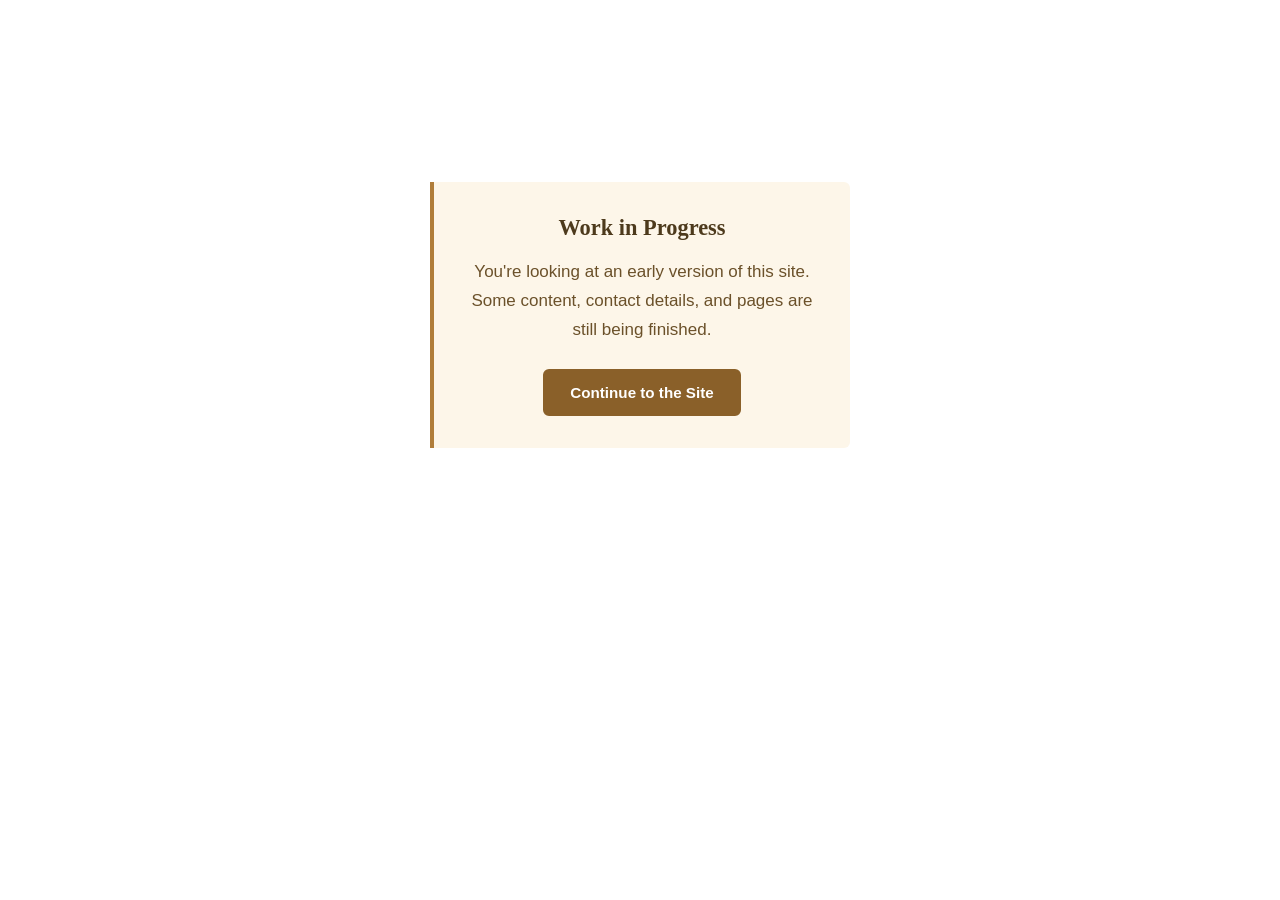
<file: index.html>
<!DOCTYPE html>
<html lang="en">
<head>
  <meta charset="utf-8">
  <!-- TEMPORARY WORK-IN-PROGRESS NOTICE — delete this line and the one below to remove. See assets/js/notice.js -->
  <script src="assets/js/notice.js"></script><script>noticeEnforce();</script>
  <meta name="viewport" content="width=device-width, initial-scale=1">
  <title>BM Management &mdash; Bill Mellenthin, CPA | Denver, Colorado</title>
  <meta name="description" content="BM Management — financial leadership from Bill Mellenthin, CPA. Fractional CFO, controller, and financial reporting services for closely held companies in Denver and along the Colorado Front Range.">
  <link rel="stylesheet" href="assets/css/styles.css">
</head>
<body>

<a class="skip-link" href="#main">Skip to main content</a>

<!-- ===== Header (identical on all five pages) ===== -->
<header class="site-header">
  <div class="header-inner">
    <a class="brand" href="index.html">
      <span class="brand-mark" aria-hidden="true">BM</span>
      <span class="brand-text">
        <span class="brand-name">BM Management</span>
        <span class="brand-sub">Bill Mellenthin, CPA &middot; Denver, CO</span>
      </span>
    </a>

    <button class="nav-toggle" type="button" aria-expanded="false" aria-controls="site-nav" aria-label="Open menu">
      &#9776;
    </button>

    <nav class="site-nav" id="site-nav" aria-label="Main">
      <ul>
        <li><a href="index.html" aria-current="page">Home</a></li>
        <li><a href="bio.html">Bio</a></li>
        <li><a href="resume.html">Resume</a></li>
        <li><a href="services.html">Services</a></li>
        <li><a href="questions.html">Questions</a></li>
      </ul>
    </nav>
  </div>
</header>

<main id="main">

  <!-- ===== Hero ===== -->
  <section class="hero">
    <div class="hero-inner">
      <p class="hero-eyebrow">BM Management &middot; Denver, Colorado</p>
      <h1>Bill Mellenthin<span class="hero-cred">CPA</span></h1>
      <hr class="hero-rule">
      <p class="hero-lede">
        An experienced financial executive and hands-on manager with a proven track record of
        leading companies and their accounting and finance departments through acquisitions,
        reorganization, refinancing, and growth.
      </p>
      <div class="hero-actions">
        <a class="btn btn--primary" href="services.html">View Services</a>
        <a class="btn btn--outline" href="bio.html">About Bill</a>
      </div>
    </div>
  </section>

  <!-- ===== Intro ===== -->
  <section class="section">
    <div class="container--narrow" style="text-align:center;">
      <p class="eyebrow">Twenty-plus years of hands-on experience</p>
      <h2>Clarity in complicated situations</h2>
      <p style="color:var(--ink-soft); font-size:1.1rem;">
        BM Management is the practice of Bill Mellenthin, CPA. He has worked as a CPA in public
        accounting, as a Chief Financial Officer in aerospace manufacturing and cannabusinesses,
        and as a Director of Finance in hospitality and food &amp; beverage. That range matters
        in this work &mdash; forensic engagements, receiverships, and estates all depend on
        reading an unfamiliar set of books accurately, and quickly.
      </p>
      <p style="color:var(--ink-soft); font-size:1.1rem; margin-top:var(--s-2);">
        Because the practice is deliberately small, the person you meet is the person who does
        the work. Engagements are scoped with a defined end, and a good one leaves the
        department, the estate, or the entity running properly afterward.
      </p>
    </div>
  </section>

  <!-- ===== Three highlights ===== -->
  <section class="section section--tint">
    <div class="container">
      <div class="section-head">
        <h2>What Bill Brings</h2>
        <p>A senior financial leader who is comfortable in the details and equally comfortable presenting to owners, lenders, counsel, and the court.</p>
      </div>

      <div class="grid grid--3">
        <article class="card card--accent">
          <div class="card-icon" aria-hidden="true">&#9733;</div>
          <h3>Executive Experience</h3>
          <p>
            Chief Financial Officer and Director of Finance roles across manufacturing,
            hospitality, food &amp; beverage, and regulated industries. He has run the kind
            of department he is now brought in to repair.
          </p>
        </article>

        <article class="card card--accent">
          <div class="card-icon" aria-hidden="true">&#10003;</div>
          <h3>Public Accounting Discipline</h3>
          <p>
            A foundation built in a public accounting firm: strong technical financial
            reporting, a clean audit trail, and findings documented to a standard that
            holds up to outside scrutiny &mdash; including a court's.
          </p>
        </article>

        <article class="card card--accent">
          <div class="card-icon" aria-hidden="true">&#9679;</div>
          <h3>Hands-On Management</h3>
          <p>
            Comfortable in the detail &mdash; reconstructing records, rebuilding a close,
            standing up a process &mdash; then handing back a function that runs without
            him.
          </p>
        </article>
      </div>
    </div>
  </section>

  <!-- ===== Stats ===== -->
  <section class="section section--navy">
    <div class="container">
      <div class="stats">
        <div>
          <span class="stat-num">20+</span>
          <span class="stat-label">Years of Experience</span>
        </div>
        <div>
          <span class="stat-num">CPA</span>
          <span class="stat-label">Colorado State Board of Accountancy</span>
        </div>
        <div>
          <span class="stat-num">CU</span>
          <span class="stat-label">Business Administration, Boulder</span>
        </div>
      </div>
    </div>
  </section>

  <!-- ===== Portrait + short bio ===== -->
  <section class="section">
    <div class="container">
      <div class="media">
        <div>
          <div class="portrait-frame">
            <img src="assets/images/bill-mellenthin.jpg"
                 alt="Portrait of Bill Mellenthin, CPA">
          </div>
          <p class="portrait-caption">Bill Mellenthin, CPA</p>
        </div>

        <div>
          <p class="eyebrow">Meet Bill</p>
          <h2>A financial partner, not just a number cruncher</h2>
          <p>
            Having worked as a CPA in a public accounting firm, as a Chief Financial Officer in
            aerospace manufacturing and cannabusinesses, and as a Director of Finance in
            hospitality and food &amp; beverage, Bill has developed a strong background in public
            accounting, financial reporting, and working with closely held companies.
          </p>
          <p>
            He holds an undergraduate degree in Business Administration from the University of
            Colorado at Boulder and is credentialed as a Certified Public Accountant from the
            Colorado State Board of Accountancy.
          </p>
          <p style="margin-top:var(--s-3);">
            <a class="btn btn--navy" href="bio.html">Read the Full Bio</a>
          </p>
        </div>
      </div>
    </div>
  </section>

  <!-- ===== Services teaser ===== -->
  <section class="section section--tint">
    <div class="container">
      <div class="section-head">
        <p class="eyebrow">How Bill Can Help</p>
        <h2>Services</h2>
        <p>Four areas of work, each scoped to the situation and each with a defined end.</p>
      </div>

      <div class="grid grid--4">
        <article class="card">
          <h3>Forensic Accounting</h3>
          <p>Reconstructing what actually happened when the records no longer tell a straight story.</p>
        </article>
        <article class="card">
          <h3>Receiverships</h3>
          <p>Taking hold of a business or asset under appointment and administering it through to resolution.</p>
        </article>
        <article class="card">
          <h3>Estate Management</h3>
          <p>Inventory, accounting, and untangling the financial side of an estate &mdash; including the messy ones.</p>
        </article>
        <article class="card">
          <h3>Fractional CFO Support</h3>
          <p>Temporary and structural: raising an accounting department to a level where it works, then leaving.</p>
        </article>
      </div>

      <p style="text-align:center; margin-top:var(--s-4);">
        <a class="btn btn--navy" href="services.html">See All Services</a>
      </p>
    </div>
  </section>

  <!-- ===== CTA ===== -->
  <section class="section section--navy cta-band">
    <div class="container--narrow">
      <h2>Let's talk about your needs</h2>
      <p>
        Whether you need a second set of eyes on the financials or a steady hand through a
        period of change, the first conversation is a straightforward one.
      </p>
      <!-- TODO: replace with Bill's real email address -->
      <a class="btn btn--primary" href="mailto:REPLACE-WITH-EMAIL@example.com">Get in Touch</a>
    </div>
  </section>

</main>

<!-- ===== Footer (identical on all five pages) ===== -->
<footer class="site-footer">
  <div class="footer-grid">
    <div>
      <h3>BM Management</h3>
      <p>
        Forensic accounting, receiverships, estate management, and structural CFO
        work in Denver and along the Colorado Front Range. Owned and operated by
        Bill Mellenthin, CPA.
      </p>
    </div>
    <div>
      <h3>Site</h3>
      <ul>
        <li><a href="index.html">Home</a></li>
        <li><a href="bio.html">Bio</a></li>
        <li><a href="resume.html">Resume</a></li>
        <li><a href="services.html">Services</a></li>
        <li><a href="questions.html">Questions</a></li>
      </ul>
    </div>
    <div>
      <h3>Contact</h3>
      <ul>
        <!-- TODO: replace both placeholders with Bill's real contact details -->
        <li><a href="mailto:REPLACE-WITH-EMAIL@example.com">REPLACE-WITH-EMAIL@example.com</a></li>
        <li><a href="tel:+13035551234">(303) 555-1234</a></li>
        <li>Denver, Colorado</li>
      </ul>
    </div>
  </div>
  <div class="footer-bottom">
    <!-- TODO: confirm the exact registered name on the Colorado Secretary of
         State filing and match it here character for character. -->
    <span>&copy; 2026 BM Management, LLC. All rights reserved.</span>
    <span>Bill Mellenthin, CPA &mdash; Colorado State Board of Accountancy</span>
  </div>
  <p class="photo-credit">
    Hero photograph: &ldquo;<a href="https://commons.wikimedia.org/wiki/File:Silicon_Mountain.jpg">Silicon Mountain</a>&rdquo;
    by Sheila Sund, used under <a href="https://creativecommons.org/licenses/by/2.0/">CC BY 2.0</a>. Color-graded from the original.
  </p>
</footer>

<script src="assets/js/main.js"></script>
</body>
</html>
</file>
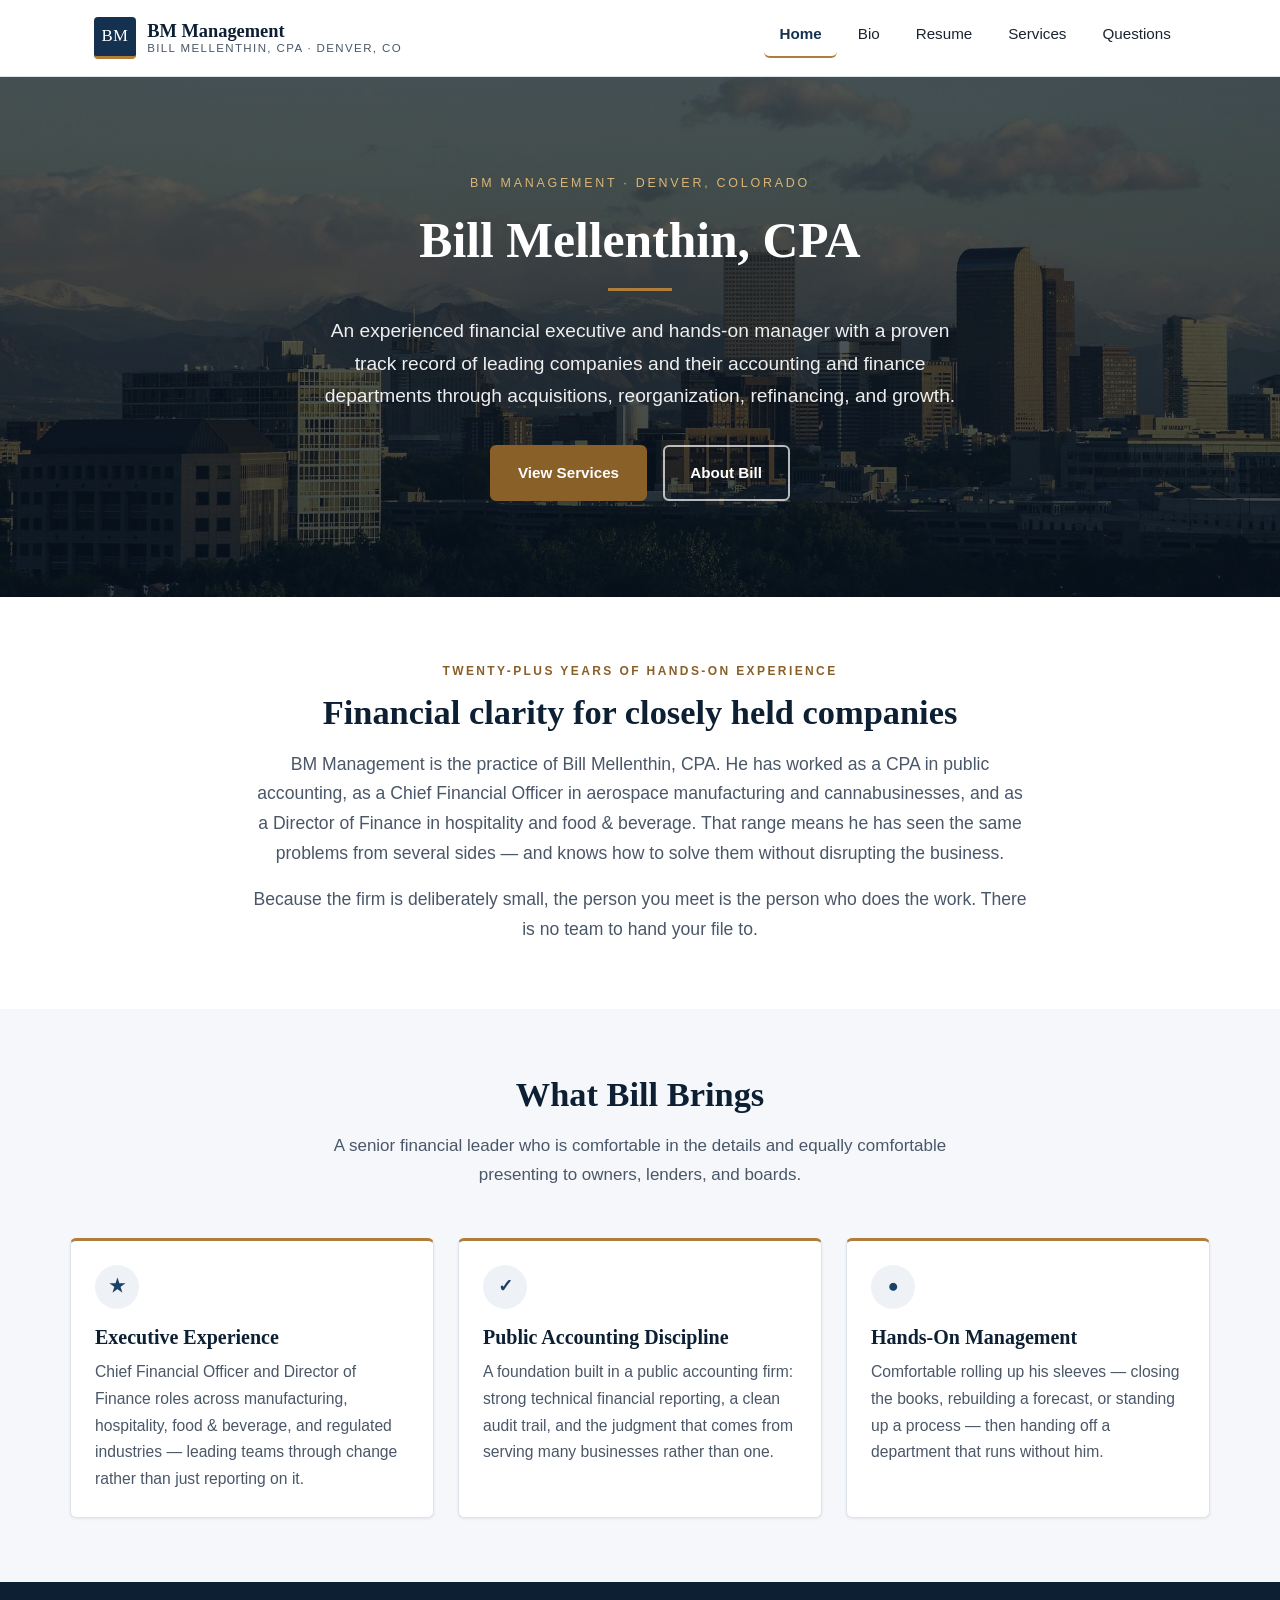
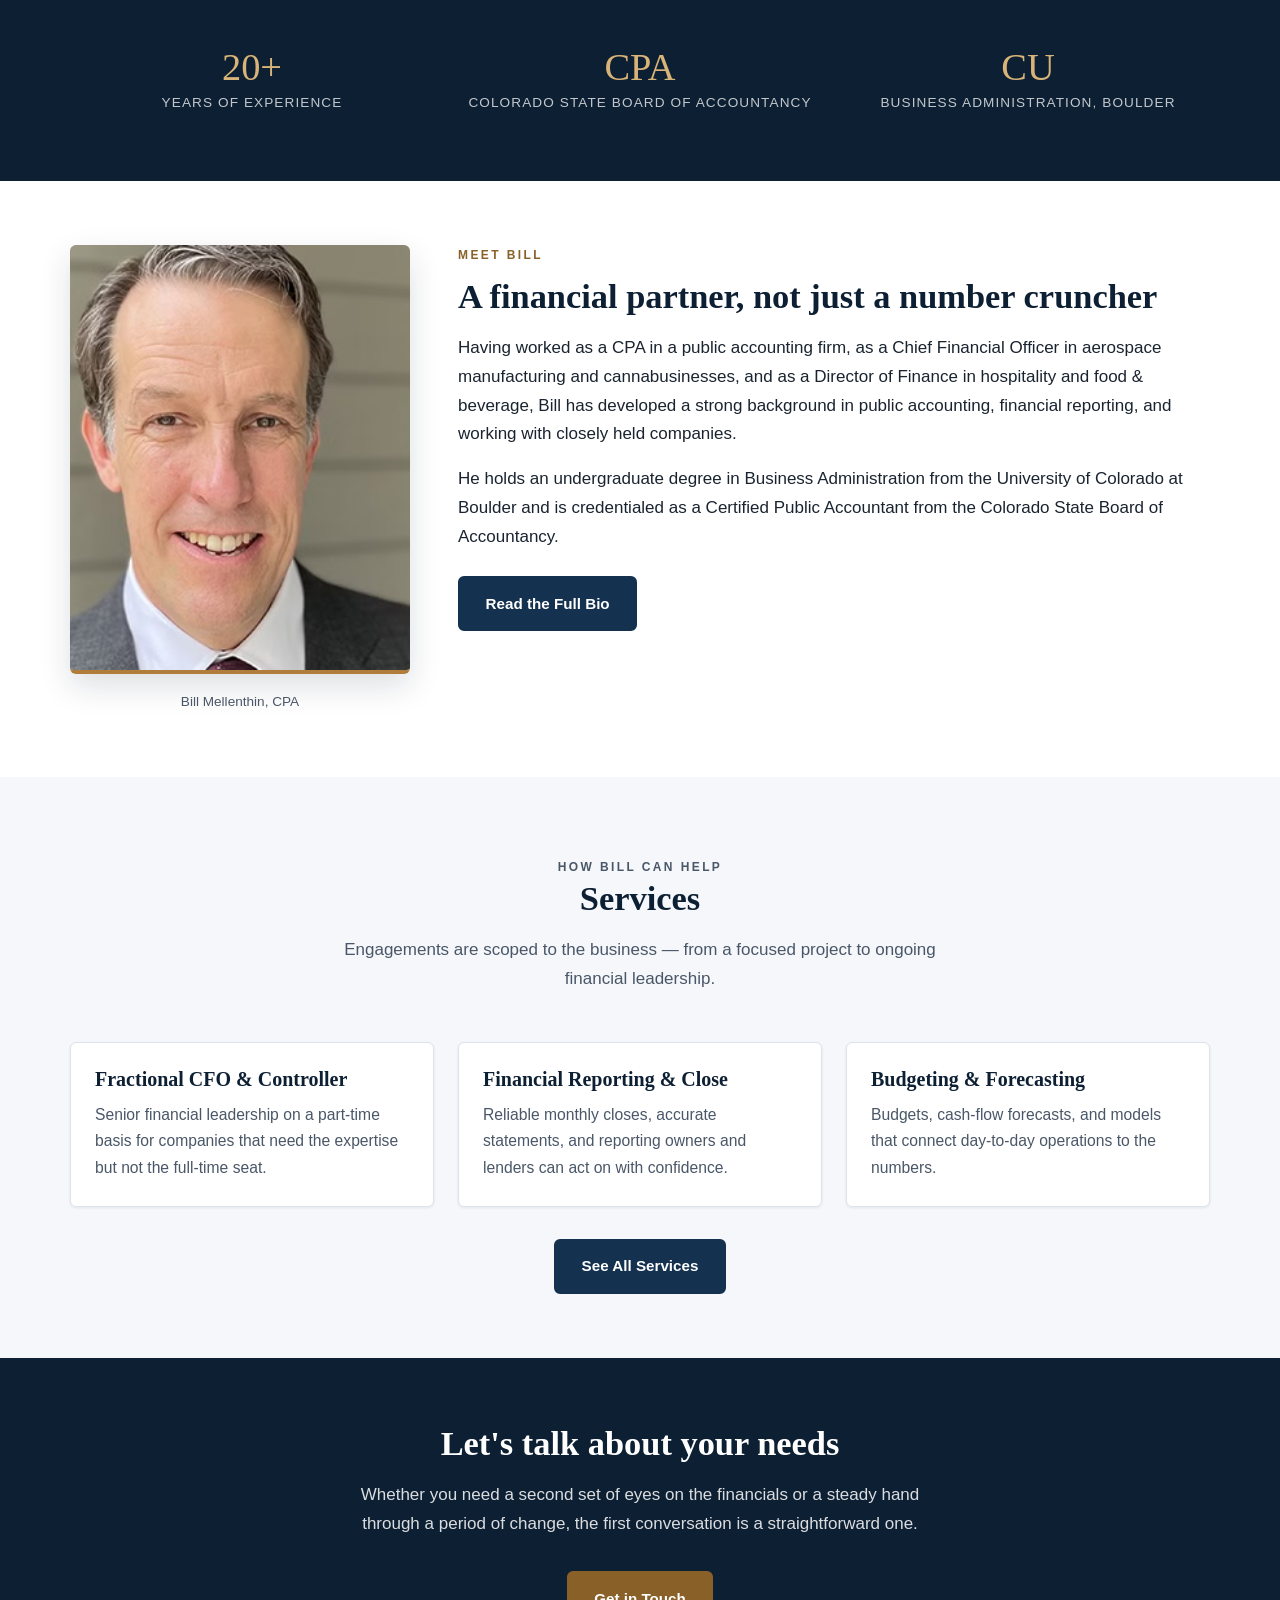
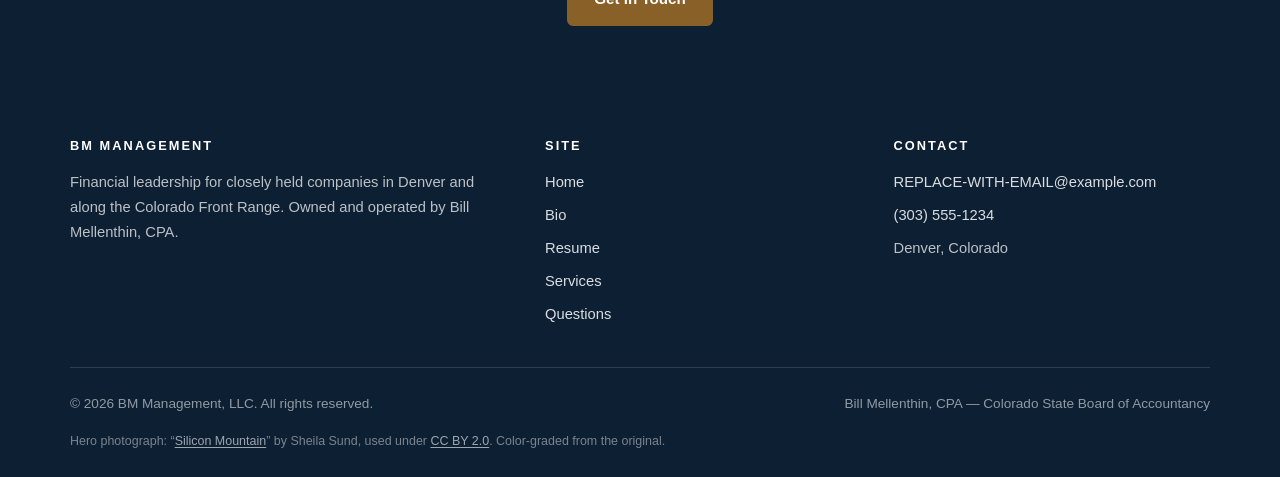
<file: archive/pre-niche-2026-07-24/index.html>
<!DOCTYPE html>
<html lang="en">
<head>
  <meta charset="utf-8">
  <meta name="viewport" content="width=device-width, initial-scale=1">
  <title>BM Management &mdash; Bill Mellenthin, CPA | Denver, Colorado</title>
  <meta name="description" content="BM Management — financial leadership from Bill Mellenthin, CPA. Fractional CFO, controller, and financial reporting services for closely held companies in Denver and along the Colorado Front Range.">
  <link rel="stylesheet" href="assets/css/styles.css">
</head>
<body>

<a class="skip-link" href="#main">Skip to main content</a>

<!-- ===== Header (identical on all five pages) ===== -->
<header class="site-header">
  <div class="header-inner">
    <a class="brand" href="index.html">
      <span class="brand-mark" aria-hidden="true">BM</span>
      <span class="brand-text">
        <span class="brand-name">BM Management</span>
        <span class="brand-sub">Bill Mellenthin, CPA &middot; Denver, CO</span>
      </span>
    </a>

    <button class="nav-toggle" type="button" aria-expanded="false" aria-controls="site-nav" aria-label="Open menu">
      &#9776;
    </button>

    <nav class="site-nav" id="site-nav" aria-label="Main">
      <ul>
        <li><a href="index.html" aria-current="page">Home</a></li>
        <li><a href="bio.html">Bio</a></li>
        <li><a href="resume.html">Resume</a></li>
        <li><a href="services.html">Services</a></li>
        <li><a href="questions.html">Questions</a></li>
      </ul>
    </nav>
  </div>
</header>

<main id="main">

  <!-- ===== Hero ===== -->
  <section class="hero">
    <div class="hero-inner">
      <p class="hero-eyebrow">BM Management &middot; Denver, Colorado</p>
      <h1>Bill Mellenthin, CPA</h1>
      <hr class="hero-rule">
      <p class="hero-lede">
        An experienced financial executive and hands-on manager with a proven track record of
        leading companies and their accounting and finance departments through acquisitions,
        reorganization, refinancing, and growth.
      </p>
      <div class="hero-actions">
        <a class="btn btn--primary" href="services.html">View Services</a>
        <a class="btn btn--outline" href="bio.html">About Bill</a>
      </div>
    </div>
  </section>

  <!-- ===== Intro ===== -->
  <section class="section">
    <div class="container--narrow" style="text-align:center;">
      <p class="eyebrow">Twenty-plus years of hands-on experience</p>
      <h2>Financial clarity for closely held companies</h2>
      <p style="color:var(--ink-soft); font-size:1.1rem;">
        BM Management is the practice of Bill Mellenthin, CPA. He has worked as a CPA in public
        accounting, as a Chief Financial Officer in aerospace manufacturing and cannabusinesses,
        and as a Director of Finance in hospitality and food &amp; beverage. That range means he
        has seen the same problems from several sides &mdash; and knows how to solve them without
        disrupting the business.
      </p>
      <p style="color:var(--ink-soft); font-size:1.1rem; margin-top:var(--s-2);">
        Because the firm is deliberately small, the person you meet is the person who does the
        work. There is no team to hand your file to.
      </p>
    </div>
  </section>

  <!-- ===== Three highlights ===== -->
  <section class="section section--tint">
    <div class="container">
      <div class="section-head">
        <h2>What Bill Brings</h2>
        <p>A senior financial leader who is comfortable in the details and equally comfortable presenting to owners, lenders, and boards.</p>
      </div>

      <div class="grid grid--3">
        <article class="card card--accent">
          <div class="card-icon" aria-hidden="true">&#9733;</div>
          <h3>Executive Experience</h3>
          <p>
            Chief Financial Officer and Director of Finance roles across manufacturing,
            hospitality, food &amp; beverage, and regulated industries &mdash; leading teams
            through change rather than just reporting on it.
          </p>
        </article>

        <article class="card card--accent">
          <div class="card-icon" aria-hidden="true">&#10003;</div>
          <h3>Public Accounting Discipline</h3>
          <p>
            A foundation built in a public accounting firm: strong technical financial
            reporting, a clean audit trail, and the judgment that comes from serving many
            businesses rather than one.
          </p>
        </article>

        <article class="card card--accent">
          <div class="card-icon" aria-hidden="true">&#9679;</div>
          <h3>Hands-On Management</h3>
          <p>
            Comfortable rolling up his sleeves &mdash; closing the books, rebuilding a
            forecast, or standing up a process &mdash; then handing off a department that
            runs without him.
          </p>
        </article>
      </div>
    </div>
  </section>

  <!-- ===== Stats ===== -->
  <section class="section section--navy">
    <div class="container">
      <div class="stats">
        <div>
          <span class="stat-num">20+</span>
          <span class="stat-label">Years of Experience</span>
        </div>
        <div>
          <span class="stat-num">CPA</span>
          <span class="stat-label">Colorado State Board of Accountancy</span>
        </div>
        <div>
          <span class="stat-num">CU</span>
          <span class="stat-label">Business Administration, Boulder</span>
        </div>
      </div>
    </div>
  </section>

  <!-- ===== Portrait + short bio ===== -->
  <section class="section">
    <div class="container">
      <div class="media">
        <div>
          <div class="portrait-frame">
            <img src="assets/images/bill-mellenthin.jpg"
                 alt="Portrait of Bill Mellenthin, CPA">
          </div>
          <p class="portrait-caption">Bill Mellenthin, CPA</p>
        </div>

        <div>
          <p class="eyebrow">Meet Bill</p>
          <h2>A financial partner, not just a number cruncher</h2>
          <p>
            Having worked as a CPA in a public accounting firm, as a Chief Financial Officer in
            aerospace manufacturing and cannabusinesses, and as a Director of Finance in
            hospitality and food &amp; beverage, Bill has developed a strong background in public
            accounting, financial reporting, and working with closely held companies.
          </p>
          <p>
            He holds an undergraduate degree in Business Administration from the University of
            Colorado at Boulder and is credentialed as a Certified Public Accountant from the
            Colorado State Board of Accountancy.
          </p>
          <p style="margin-top:var(--s-3);">
            <a class="btn btn--navy" href="bio.html">Read the Full Bio</a>
          </p>
        </div>
      </div>
    </div>
  </section>

  <!-- ===== Services teaser ===== -->
  <section class="section section--tint">
    <div class="container">
      <div class="section-head">
        <p class="eyebrow">How Bill Can Help</p>
        <h2>Services</h2>
        <p>Engagements are scoped to the business &mdash; from a focused project to ongoing financial leadership.</p>
      </div>

      <div class="grid grid--3">
        <article class="card">
          <h3>Fractional CFO &amp; Controller</h3>
          <p>Senior financial leadership on a part-time basis for companies that need the expertise but not the full-time seat.</p>
        </article>
        <article class="card">
          <h3>Financial Reporting &amp; Close</h3>
          <p>Reliable monthly closes, accurate statements, and reporting owners and lenders can act on with confidence.</p>
        </article>
        <article class="card">
          <h3>Budgeting &amp; Forecasting</h3>
          <p>Budgets, cash-flow forecasts, and models that connect day-to-day operations to the numbers.</p>
        </article>
      </div>

      <p style="text-align:center; margin-top:var(--s-4);">
        <a class="btn btn--navy" href="services.html">See All Services</a>
      </p>
    </div>
  </section>

  <!-- ===== CTA ===== -->
  <section class="section section--navy cta-band">
    <div class="container--narrow">
      <h2>Let's talk about your needs</h2>
      <p>
        Whether you need a second set of eyes on the financials or a steady hand through a
        period of change, the first conversation is a straightforward one.
      </p>
      <!-- TODO: replace with Bill's real email address -->
      <a class="btn btn--primary" href="mailto:REPLACE-WITH-EMAIL@example.com">Get in Touch</a>
    </div>
  </section>

</main>

<!-- ===== Footer (identical on all five pages) ===== -->
<footer class="site-footer">
  <div class="footer-grid">
    <div>
      <h4>BM Management</h4>
      <p>
        Financial leadership for closely held companies in Denver and along the
        Colorado Front Range. Owned and operated by Bill Mellenthin, CPA.
      </p>
    </div>
    <div>
      <h4>Site</h4>
      <ul>
        <li><a href="index.html">Home</a></li>
        <li><a href="bio.html">Bio</a></li>
        <li><a href="resume.html">Resume</a></li>
        <li><a href="services.html">Services</a></li>
        <li><a href="questions.html">Questions</a></li>
      </ul>
    </div>
    <div>
      <h4>Contact</h4>
      <ul>
        <!-- TODO: replace both placeholders with Bill's real contact details -->
        <li><a href="mailto:REPLACE-WITH-EMAIL@example.com">REPLACE-WITH-EMAIL@example.com</a></li>
        <li><a href="tel:+13035551234">(303) 555-1234</a></li>
        <li>Denver, Colorado</li>
      </ul>
    </div>
  </div>
  <div class="footer-bottom">
    <!-- TODO: confirm the exact registered name on the Colorado Secretary of
         State filing and match it here character for character. -->
    <span>&copy; 2026 BM Management, LLC. All rights reserved.</span>
    <span>Bill Mellenthin, CPA &mdash; Colorado State Board of Accountancy</span>
  </div>
  <p class="photo-credit">
    Hero photograph: &ldquo;<a href="https://commons.wikimedia.org/wiki/File:Silicon_Mountain.jpg">Silicon Mountain</a>&rdquo;
    by Sheila Sund, used under <a href="https://creativecommons.org/licenses/by/2.0/">CC BY 2.0</a>. Color-graded from the original.
  </p>
</footer>

<script src="assets/js/main.js"></script>
</body>
</html>
</file>
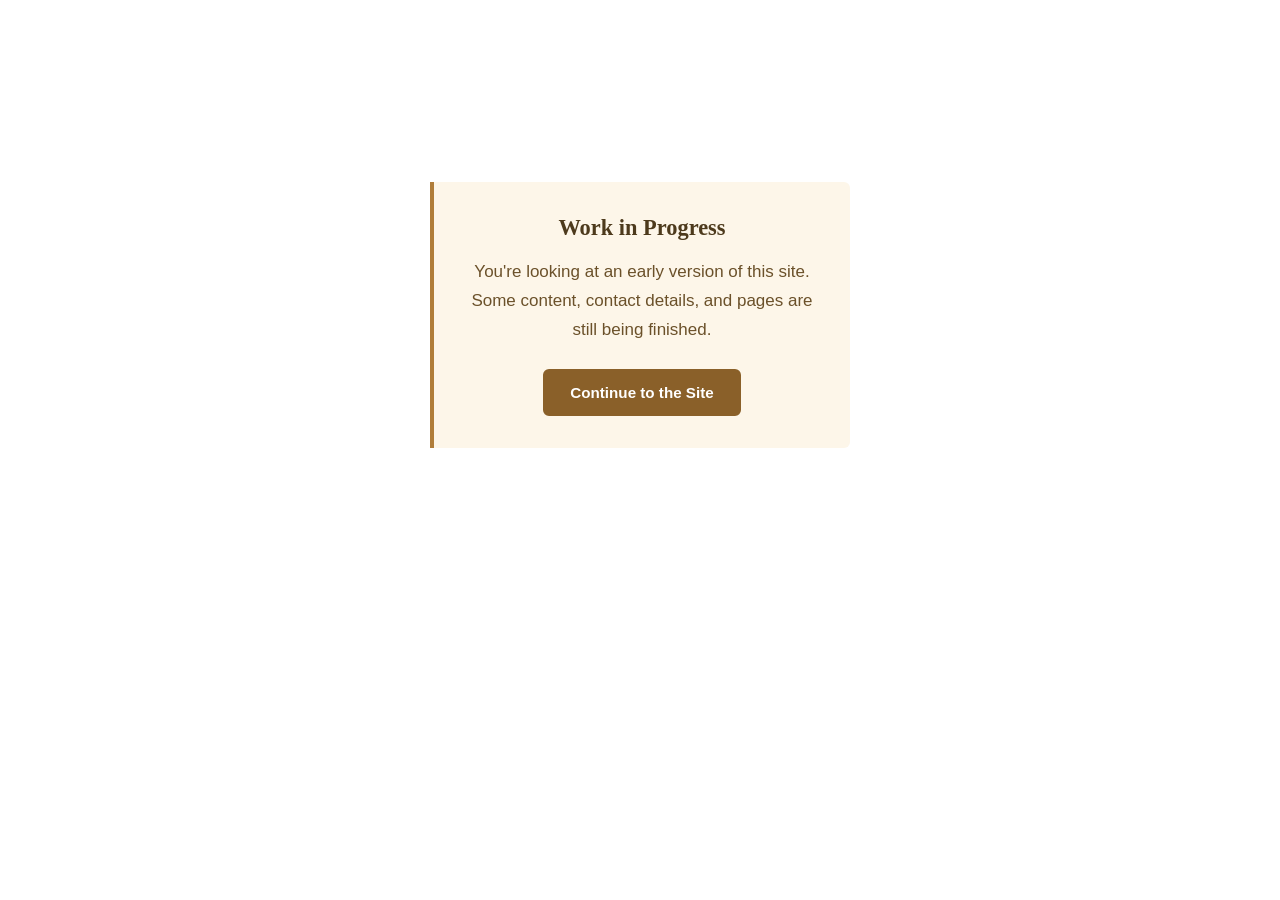
<file: bio.html>
<!DOCTYPE html>
<html lang="en">
<head>
  <meta charset="utf-8">
  <!-- TEMPORARY WORK-IN-PROGRESS NOTICE — delete this line and the one below to remove. See assets/js/notice.js -->
  <script src="assets/js/notice.js"></script><script>noticeEnforce();</script>
  <meta name="viewport" content="width=device-width, initial-scale=1">
  <title>Bio &mdash; Bill Mellenthin, CPA | BM Management</title>
  <meta name="description" content="The professional background of Bill Mellenthin, CPA, owner of BM Management: public accounting, CFO roles in aerospace manufacturing and cannabusinesses, and Director of Finance in hospitality and food and beverage.">
  <link rel="stylesheet" href="assets/css/styles.css">
</head>
<body>

<a class="skip-link" href="#main">Skip to main content</a>

<header class="site-header">
  <div class="header-inner">
    <a class="brand" href="index.html">
      <span class="brand-mark" aria-hidden="true">BM</span>
      <span class="brand-text">
        <span class="brand-name">BM Management</span>
        <span class="brand-sub">Bill Mellenthin, CPA &middot; Denver, CO</span>
      </span>
    </a>

    <button class="nav-toggle" type="button" aria-expanded="false" aria-controls="site-nav" aria-label="Open menu">
      &#9776;
    </button>

    <nav class="site-nav" id="site-nav" aria-label="Main">
      <ul>
        <li><a href="index.html">Home</a></li>
        <li><a href="bio.html" aria-current="page">Bio</a></li>
        <li><a href="resume.html">Resume</a></li>
        <li><a href="services.html">Services</a></li>
        <li><a href="questions.html">Questions</a></li>
      </ul>
    </nav>
  </div>
</header>

<main id="main">

  <section class="page-hero">
    <h1>Bio</h1>
    <hr class="hero-rule">
    <p>Twenty-plus years of financial leadership across public accounting, manufacturing, hospitality, and regulated industries.</p>
  </section>

  <!-- ===== Portrait + full bio ===== -->
  <section class="section">
    <div class="container">
      <div class="media">
        <div>
          <div class="portrait-frame">
            <img src="assets/images/bill-mellenthin.jpg"
                 alt="Portrait of Bill Mellenthin, CPA">
          </div>
          <p class="portrait-caption">Bill Mellenthin, CPA</p>

          <dl class="facts" style="margin-top:var(--s-4);">
            <div>
              <dt>Practice</dt>
              <dd>BM Management, LLC</dd>
            </div>
            <div>
              <dt>Structure</dt>
              <dd>Single-member Colorado LLC, solely owned by Bill Mellenthin</dd>
            </div>
            <div>
              <dt>Credential</dt>
              <dd>Certified Public Accountant</dd>
            </div>
            <div>
              <dt>Licensed By</dt>
              <dd>Colorado State Board of Accountancy</dd>
            </div>
            <div>
              <dt>Education</dt>
              <dd>B.S. Business Administration, University of Colorado at Boulder</dd>
            </div>
            <div>
              <dt>Experience</dt>
              <dd>Well over twenty years</dd>
            </div>
            <div>
              <dt>Based In</dt>
              <dd>Denver, Colorado</dd>
            </div>
          </dl>
        </div>

        <div>
          <p class="eyebrow">Bill Mellenthin, CPA</p>
          <h2>Professional Background</h2>

          <p>
            Bill is an experienced financial executive and hands-on manager with a proven track
            record of successfully leading companies and their accounting finance departments
            through constantly changing environments of acquisitions, reorganization, refinancing,
            and growth.
          </p>

          <p>
            Having worked as a CPA in a public accounting firm, as a Chief Financial Officer in
            Aerospace Manufacturing and Cannabusinesses, and as a Director of Finance in
            Hospitality and Food &amp; Beverage, he has developed a strong background in public
            accounting, financial reporting and working with closely held companies. With well
            over twenty years of experience he brings a wealth of hands on managerial and
            analytical skillset to the firm.
            <!-- NOTE: "to the firm" is verbatim from Bill's previous employer's website,
                 where "the firm" meant THAT firm. Now that BM Management exists this reads
                 ambiguously. Suggested rewrite once Bill approves: "...brings a wealth of
                 hands-on managerial and analytical skill to every engagement."
                 Left as-is for now — these are his words, not ours, to change. -->
          </p>

          <p>
            Bill holds an undergraduate degree in Business Administration from the University of
            Colorado at Boulder and is credentialed as a Certified Public Accountant from the
            Colorado State Board of Accountancy.
          </p>

          <h3 style="margin-top:var(--s-4);">Industries Served</h3>
          <ul class="pills" style="margin-bottom:var(--s-4);">
            <li>Public Accounting</li>
            <li>Aerospace Manufacturing</li>
            <li>Hospitality</li>
            <li>Food &amp; Beverage</li>
            <li>Cannabusiness</li>
            <li>Closely Held Companies</li>
          </ul>

          <h3>Areas of Focus</h3>
          <ul>
            <li>Forensic accounting and investigative work</li>
            <li>Receiverships and court-appointed administration</li>
            <li>Estate financial management</li>
            <li>Structural repair of accounting departments</li>
            <li>Reconstructing records that have gone wrong</li>
            <li>Reorganizations, acquisitions, and refinancing</li>
          </ul>

          <p style="margin-top:var(--s-4);">
            <a class="btn btn--navy" href="resume.html">View Full Resume</a>
          </p>
        </div>
      </div>
    </div>
  </section>

  <!-- ===== Approach ===== -->
  <section class="section section--tint">
    <div class="container">
      <div class="section-head">
        <p class="eyebrow">How Bill Works</p>
        <h2>Approach</h2>
      </div>

      <div class="grid grid--3">
        <article class="card card--accent">
          <h3>Start with the source, not the summary</h3>
          <p>
            Reporting can be wrong for a long time before anyone notices. Bill works back to
            the original records to establish what actually happened, rather than accepting
            the version the system has been producing.
          </p>
        </article>
        <article class="card card--accent">
          <h3>Fix the cause, not the symptom</h3>
          <p>
            A number that keeps coming out wrong is usually a structural problem wearing a
            disguise. The useful work is finding where process, people, or structure stopped
            matching the business &mdash; then rebuilding around that.
          </p>
        </article>
        <article class="card card--accent">
          <h3>Finish and hand it back</h3>
          <p>
            The engagement is meant to end. Documented processes, records in order, and
            people trained to run what has been built. An assignment that turns into a
            permanent dependency has missed the point.
          </p>
        </article>
      </div>
    </div>
  </section>

  <section class="section section--navy cta-band">
    <div class="container--narrow">
      <h2>Interested in working together?</h2>
      <p>Reach out and Bill will follow up to talk through what your business needs.</p>
      <!-- TODO: replace with Bill's real email address -->
      <a class="btn btn--primary" href="mailto:REPLACE-WITH-EMAIL@example.com">Get in Touch</a>
    </div>
  </section>

</main>

<footer class="site-footer">
  <div class="footer-grid">
    <div>
      <h3>BM Management</h3>
      <p>
        Forensic accounting, receiverships, estate management, and structural CFO
        work in Denver and along the Colorado Front Range. Owned and operated by
        Bill Mellenthin, CPA.
      </p>
    </div>
    <div>
      <h3>Site</h3>
      <ul>
        <li><a href="index.html">Home</a></li>
        <li><a href="bio.html">Bio</a></li>
        <li><a href="resume.html">Resume</a></li>
        <li><a href="services.html">Services</a></li>
        <li><a href="questions.html">Questions</a></li>
      </ul>
    </div>
    <div>
      <h3>Contact</h3>
      <ul>
        <!-- TODO: replace both placeholders with Bill's real contact details -->
        <li><a href="mailto:REPLACE-WITH-EMAIL@example.com">REPLACE-WITH-EMAIL@example.com</a></li>
        <li><a href="tel:+13035551234">(303) 555-1234</a></li>
        <li>Denver, Colorado</li>
      </ul>
    </div>
  </div>
  <div class="footer-bottom">
    <!-- TODO: confirm the exact registered name on the Colorado Secretary of
         State filing and match it here character for character. -->
    <span>&copy; 2026 BM Management, LLC. All rights reserved.</span>
    <span>Bill Mellenthin, CPA &mdash; Colorado State Board of Accountancy</span>
  </div>
  <p class="photo-credit">
    Hero photograph: &ldquo;<a href="https://commons.wikimedia.org/wiki/File:Silicon_Mountain.jpg">Silicon Mountain</a>&rdquo;
    by Sheila Sund, used under <a href="https://creativecommons.org/licenses/by/2.0/">CC BY 2.0</a>. Color-graded from the original.
  </p>
</footer>

<script src="assets/js/main.js"></script>
</body>
</html>
</file>
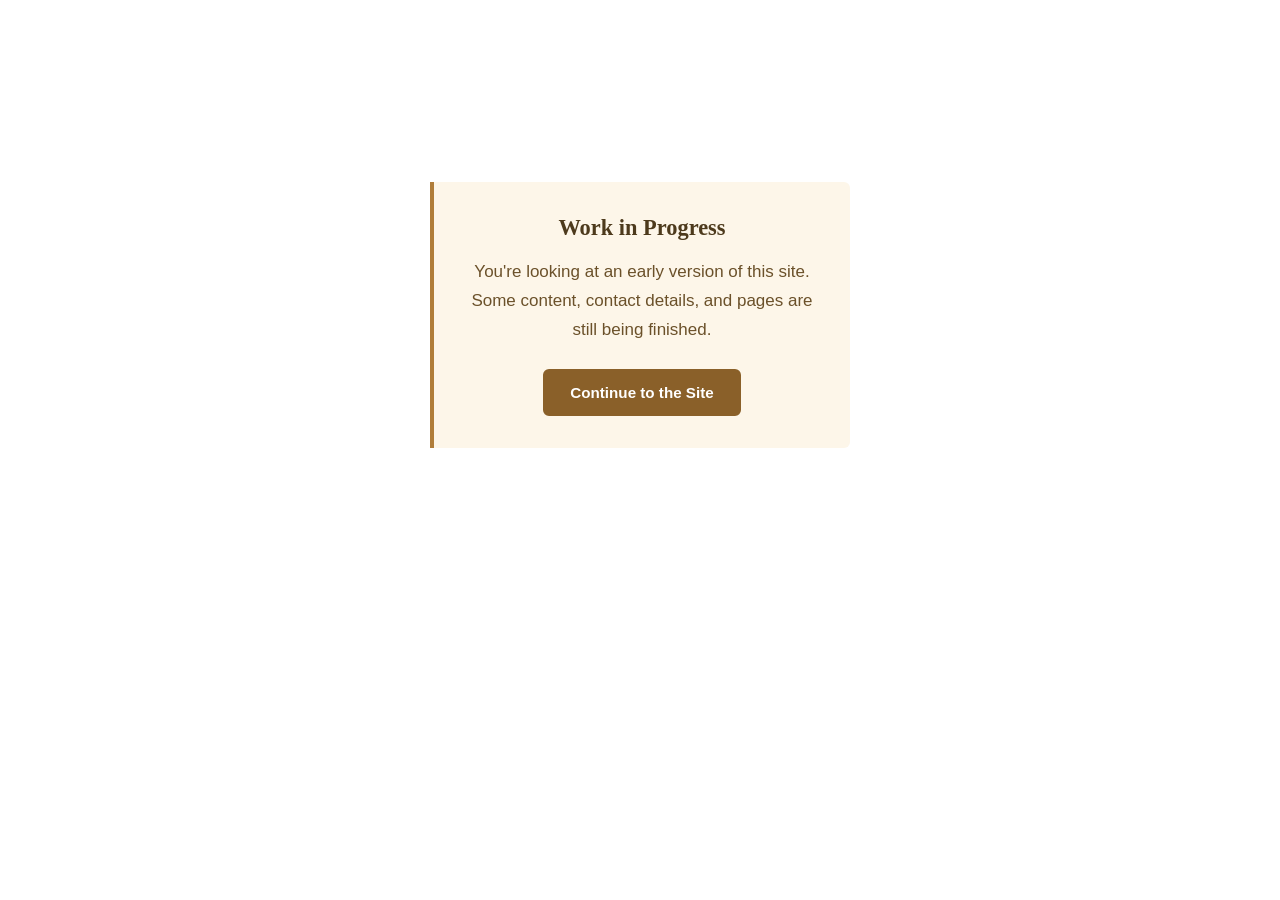
<file: questions.html>
<!DOCTYPE html>
<html lang="en">
<head>
  <meta charset="utf-8">
  <!-- TEMPORARY WORK-IN-PROGRESS NOTICE — delete this line and the one below to remove. See assets/js/notice.js -->
  <script src="assets/js/notice.js"></script><script>noticeEnforce();</script>
  <meta name="viewport" content="width=device-width, initial-scale=1">
  <title>Questions &mdash; BM Management | Bill Mellenthin, CPA</title>
  <meta name="description" content="Common questions about working with BM Management and Bill Mellenthin, CPA — what he does, how engagements work, who he serves, and how to get started.">
  <link rel="stylesheet" href="assets/css/styles.css">
</head>
<body>

<a class="skip-link" href="#main">Skip to main content</a>

<header class="site-header">
  <div class="header-inner">
    <a class="brand" href="index.html">
      <span class="brand-mark" aria-hidden="true">BM</span>
      <span class="brand-text">
        <span class="brand-name">BM Management</span>
        <span class="brand-sub">Bill Mellenthin, CPA &middot; Denver, CO</span>
      </span>
    </a>

    <button class="nav-toggle" type="button" aria-expanded="false" aria-controls="site-nav" aria-label="Open menu">
      &#9776;
    </button>

    <nav class="site-nav" id="site-nav" aria-label="Main">
      <ul>
        <li><a href="index.html">Home</a></li>
        <li><a href="bio.html">Bio</a></li>
        <li><a href="resume.html">Resume</a></li>
        <li><a href="services.html">Services</a></li>
        <li><a href="questions.html" aria-current="page">Questions</a></li>
      </ul>
    </nav>
  </div>
</header>

<main id="main">

  <section class="page-hero">
    <h1>Questions</h1>
    <hr class="hero-rule">
    <p>Straightforward answers to what business owners usually ask first.</p>
  </section>

  <section class="section">
    <div class="container--narrow">

      <!-- ==================================================================
           DRAFT NOTE — DELETE THIS ENTIRE <div class="note"> BLOCK
           once Bill has reviewed and reworded the answers.
           ================================================================== -->
      <div class="note" style="margin-bottom:var(--s-5);">
        <strong>Draft placeholder.</strong> These questions and answers are a first pass for
        Bill to edit. Answers marked <em>[ ]</em> need his input &mdash; particularly anything
        about fees, availability, and service area.
      </div>
      <!-- ================= END DRAFT NOTE ================= -->

      <!-- ===== Group 1 ===== -->
      <h2 class="faq-group-title">About BM Management</h2>
      <div class="faq">

        <details>
          <summary>What is BM Management?</summary>
          <div class="faq-body">
            <p>
              BM Management is the practice through which Bill Mellenthin, CPA provides
              financial leadership and accounting services. The name is short for Bill
              Mellenthin Management. It is a single-member Colorado limited liability company,
              owned entirely by Bill &mdash; there are no partners, outside investors, or
              silent owners.
            </p>
            <p>
              In practice that means the person you talk to is the person doing the work.
              Engagements are not staffed out to junior associates, and nothing is passed
              along to someone you have never met.
            </p>
          </div>
        </details>

        <details>
          <summary>Who would I be contracting with?</summary>
          <div class="faq-body">
            <p>
              BM Management, LLC &mdash; the Colorado limited liability company &mdash; not Bill
              personally. Engagement letters, invoices, and payments are all in the company's
              name. If your accounts payable process needs a W-9, insurance certificate, or
              vendor form completed, just ask and it will be sent over.
            </p>
          </div>
        </details>

        <details>
          <summary>Is BM Management a CPA firm?</summary>
          <div class="faq-body">
            <p>
              [ Bill to confirm the exact wording here &mdash; this one has real regulatory
              weight. Colorado places specific requirements on who may hold out as a
              &ldquo;CPA firm,&rdquo; on firm registration with the State Board of
              Accountancy, and on the use of the CPA designation in a business name.
              Bill knows these rules far better than a website draft does, and he should
              set this answer himself. ]
            </p>
            <p>
              Bill personally is a Certified Public Accountant licensed by the Colorado State
              Board of Accountancy.
            </p>
          </div>
        </details>

        <details>
          <summary>What kind of problems does Bill get called for?</summary>
          <div class="faq-body">
            <p>
              Situations that have stopped making sense. Records that no longer match reality.
              An accounting department that has fallen behind what the business has become.
              An estate or an entity that needs someone to take hold of it and work out what
              is actually there.
            </p>
            <p>
              The common thread is that something needs investigating before it can be fixed.
              Bill's work is finding the source of the disconnect and then reorganizing around
              it &mdash; not maintaining a function that is already working.
            </p>
          </div>
        </details>

        <details>
          <summary>What kind of experience does Bill bring?</summary>
          <div class="faq-body">
            <p>
              Well over twenty years. He began as a CPA in a public accounting firm, then served
              as Chief Financial Officer in aerospace manufacturing and in cannabusinesses, and
              as Director of Finance in hospitality and food &amp; beverage. Much of that work
              was in companies going through acquisitions, reorganization, refinancing, or fast
              growth &mdash; environments where the finance function has to change alongside the
              business.
            </p>
            <p><a href="bio.html">Read the full bio</a> or <a href="resume.html">view the resume</a>.</p>
          </div>
        </details>

        <details>
          <summary>Is Bill a licensed CPA?</summary>
          <div class="faq-body">
            <p>
              Yes. Bill is credentialed as a Certified Public Accountant by the Colorado State
              Board of Accountancy, and he holds an undergraduate degree in Business
              Administration from the University of Colorado at Boulder.
            </p>
          </div>
        </details>

        <details>
          <summary>What industries has Bill worked in?</summary>
          <div class="faq-body">
            <p>
              Public accounting, aerospace manufacturing, hospitality, food &amp; beverage, and
              cannabusiness &mdash; along with the closely held companies he served during his
              years in public accounting. That mix means he has seen inventory-heavy
              manufacturing, thin-margin service operations, and heavily regulated industries,
              and he knows the accounting problems are rarely as different as they look.
            </p>
          </div>
        </details>

      </div>

      <!-- ===== Group 2 ===== -->
      <h2 class="faq-group-title">Working Together</h2>
      <div class="faq">

        <details>
          <summary>Is the fractional CFO work an ongoing arrangement?</summary>
          <div class="faq-body">
            <p>
              No &mdash; and that is deliberate. Bill's fractional work is temporary and
              structural. He steps into an accounting department that has fallen behind what
              the business needs, rebuilds the process, controls, and reporting, trains the
              people who will run it, and then leaves.
            </p>
            <p>
              It is not a permanent part-time seat, and it is not strategic advisory about
              product lines or where to grow next. It is about how the accounting function
              is built. If what you actually need is someone in the chair indefinitely, you
              need a hire, and Bill will say so.
            </p>
          </div>
        </details>

        <details>
          <summary>How do engagements usually work?</summary>
          <div class="faq-body">
            <p>
              Every engagement has a defined scope and a defined end. The sequence is the
              same whether the work is forensic, fiduciary, or structural:
            </p>
            <ul>
              <li><strong>Investigate</strong> &mdash; work from the source records to establish what actually happened.</li>
              <li><strong>Find the disconnect</strong> &mdash; identify where process, people, or structure stopped matching the business.</li>
              <li><strong>Reorganize</strong> &mdash; rebuild around the real cause rather than patching the symptom.</li>
              <li><strong>Hand it back</strong> &mdash; documented, staffed, and running without him.</li>
            </ul>
            <p>More detail is on the <a href="services.html">Services</a> page.</p>
          </div>
        </details>

        <details>
          <summary>What happens when the engagement ends?</summary>
          <div class="faq-body">
            <p>
              That is the point of it. The handoff is part of the work, not an afterthought:
              documented processes, records in order, and the people who stay behind trained
              to run what has been built.
            </p>
            <p>
              Bill is glad to stay reachable for questions afterward, but an engagement that
              quietly turns into a permanent dependency has failed at its actual objective.
            </p>
          </div>
        </details>

        <details>
          <summary>What does it cost?</summary>
          <div class="faq-body">
            <p>
              [ Bill to complete. Options: an hourly rate, a monthly retainer range, a
              fixed project fee, or simply &ldquo;fees depend on scope and are agreed in
              writing before work begins.&rdquo; ]
            </p>
          </div>
        </details>

        <details>
          <summary>How do we get started?</summary>
          <div class="faq-body">
            <p>
              Reach out with a short note about your business and what prompted the call. Bill
              will follow up to talk it through &mdash; no charge for that first conversation
              &mdash; and if it's a fit, he'll put a scope and fee in writing before any work
              starts.
            </p>
          </div>
        </details>

        <details>
          <summary>Do you work remotely, or on-site?</summary>
          <div class="faq-body">
            <p>
              [ Bill to confirm. Suggested: &ldquo;Both. Most work can be done remotely,
              and on-site time in the Denver metro area can be arranged when it's useful
              &mdash; particularly early in an engagement.&rdquo; ]
            </p>
          </div>
        </details>

        <details>
          <summary>What area do you serve?</summary>
          <div class="faq-body">
            <p>
              [ Bill to confirm. Suggested: &ldquo;Based in Denver and serving businesses
              throughout Colorado's Front Range, with remote engagements elsewhere.&rdquo; ]
            </p>
          </div>
        </details>

      </div>

      <!-- ===== Group 3 ===== -->
      <h2 class="faq-group-title">Scope &amp; Logistics</h2>
      <div class="faq">

        <details>
          <summary>Do you prepare tax returns?</summary>
          <div class="faq-body">
            <p>
              [ Bill to confirm &mdash; this is an important one to get right. Suggested if he
              does not: &ldquo;Bill's focus is financial leadership, reporting, and accounting
              operations rather than tax preparation. He works alongside your existing tax CPA,
              and can recommend one if you need it.&rdquo; ]
            </p>
          </div>
        </details>

        <details>
          <summary>Will you work with my existing bookkeeper or accounting staff?</summary>
          <div class="faq-body">
            <p>
              Yes &mdash; that's often the best arrangement. Bill frequently works above an
              existing bookkeeper or accounting team, providing the review, structure, and
              senior judgment while the day-to-day stays in place. Part of the job is leaving
              that team more capable than he found it.
            </p>
          </div>
        </details>

        <details>
          <summary>My books are a mess. Is that a problem?</summary>
          <div class="faq-body">
            <p>
              No. It's one of the most common reasons someone calls. Cleaning up records,
              reconciling accounts that haven't been touched in a while, and getting to a
              trustworthy starting balance is ordinary work &mdash; and it's the necessary first
              step before any reporting means anything.
            </p>
          </div>
        </details>

        <details>
          <summary>What accounting software do you work with?</summary>
          <div class="faq-body">
            <p>
              [ Bill to confirm the specific systems he wants listed &mdash; e.g. QuickBooks,
              NetSuite, Sage, or a particular ERP. Suggested closing line: &ldquo;He is
              system-agnostic and has implemented and worked in a range of platforms; if you're
              outgrowing yours, evaluating the next one is itself something he can help
              with.&rdquo; ]
            </p>
          </div>
        </details>

        <details>
          <summary>Is my financial information kept confidential?</summary>
          <div class="faq-body">
            <p>
              Yes. As a licensed CPA, Bill is bound by the professional and ethical standards of
              the Colorado State Board of Accountancy, including the confidentiality of client
              information. A confidentiality agreement can be put in place before any records are
              shared.
            </p>
          </div>
        </details>

        <details>
          <summary>I'm not sure what I need. Can I still reach out?</summary>
          <div class="faq-body">
            <p>
              Absolutely. &ldquo;Something feels off in the numbers and I don't know what&rdquo;
              is a perfectly good reason to call. Sorting out what the actual question is tends
              to be the first useful thing that happens.
            </p>
          </div>
        </details>

      </div>

      <!-- ===== Still have questions ===== -->
      <div class="note" style="margin-top:var(--s-5); background:var(--surface-2); border-left-color:var(--navy-700); color:var(--ink);">
        <p style="margin-bottom:0.5rem;"><strong>Didn't find your question?</strong></p>
        <p>
          <!-- TODO: replace with Bill's real email address -->
          Send it over at <a href="mailto:REPLACE-WITH-EMAIL@example.com">REPLACE-WITH-EMAIL@example.com</a>
          and Bill will get back to you.
        </p>
      </div>

    </div>
  </section>

  <section class="section section--navy cta-band">
    <div class="container--narrow">
      <h2>Ready to start the conversation?</h2>
      <p>The first call is straightforward &mdash; what the business does, what's going on, and whether Bill can help.</p>
      <!-- TODO: replace with Bill's real email address -->
      <a class="btn btn--primary" href="mailto:REPLACE-WITH-EMAIL@example.com">Get in Touch</a>
    </div>
  </section>

</main>

<footer class="site-footer">
  <div class="footer-grid">
    <div>
      <h3>BM Management</h3>
      <p>
        Forensic accounting, receiverships, estate management, and structural CFO
        work in Denver and along the Colorado Front Range. Owned and operated by
        Bill Mellenthin, CPA.
      </p>
    </div>
    <div>
      <h3>Site</h3>
      <ul>
        <li><a href="index.html">Home</a></li>
        <li><a href="bio.html">Bio</a></li>
        <li><a href="resume.html">Resume</a></li>
        <li><a href="services.html">Services</a></li>
        <li><a href="questions.html">Questions</a></li>
      </ul>
    </div>
    <div>
      <h3>Contact</h3>
      <ul>
        <!-- TODO: replace both placeholders with Bill's real contact details -->
        <li><a href="mailto:REPLACE-WITH-EMAIL@example.com">REPLACE-WITH-EMAIL@example.com</a></li>
        <li><a href="tel:+13035551234">(303) 555-1234</a></li>
        <li>Denver, Colorado</li>
      </ul>
    </div>
  </div>
  <div class="footer-bottom">
    <!-- TODO: confirm the exact registered name on the Colorado Secretary of
         State filing and match it here character for character. -->
    <span>&copy; 2026 BM Management, LLC. All rights reserved.</span>
    <span>Bill Mellenthin, CPA &mdash; Colorado State Board of Accountancy</span>
  </div>
  <p class="photo-credit">
    Hero photograph: &ldquo;<a href="https://commons.wikimedia.org/wiki/File:Silicon_Mountain.jpg">Silicon Mountain</a>&rdquo;
    by Sheila Sund, used under <a href="https://creativecommons.org/licenses/by/2.0/">CC BY 2.0</a>. Color-graded from the original.
  </p>
</footer>

<script src="assets/js/main.js"></script>
</body>
</html>
</file>
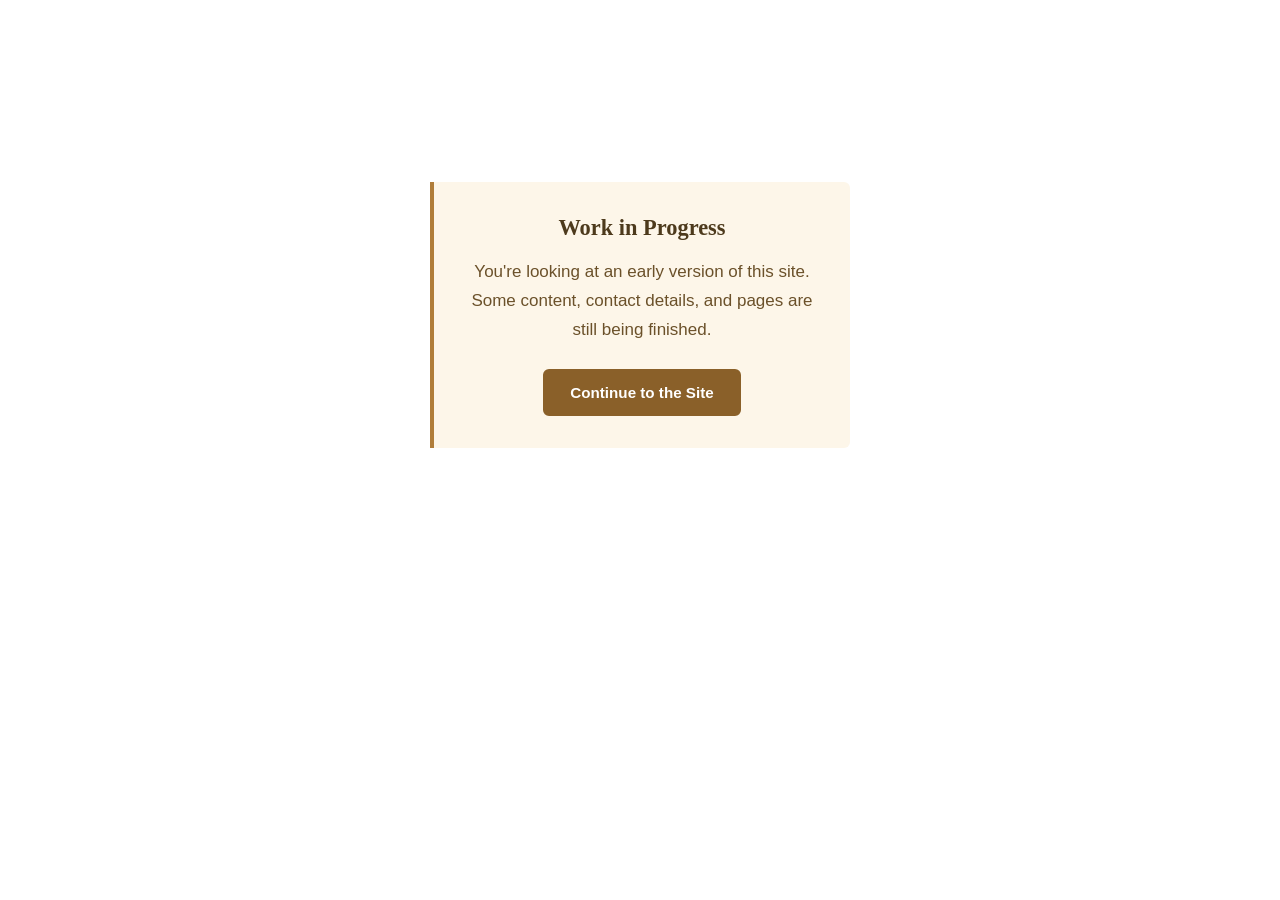
<file: resume.html>
<!DOCTYPE html>
<html lang="en">
<head>
  <meta charset="utf-8">
  <!-- TEMPORARY WORK-IN-PROGRESS NOTICE — delete this line and the one below to remove. See assets/js/notice.js -->
  <script src="assets/js/notice.js"></script><script>noticeEnforce();</script>
  <meta name="viewport" content="width=device-width, initial-scale=1">
  <title>Resume &mdash; Bill Mellenthin, CPA | BM Management</title>
  <meta name="description" content="Professional resume of Bill Mellenthin, CPA, owner of BM Management — CFO and Director of Finance experience, public accounting background, education and credentials.">
  <link rel="stylesheet" href="assets/css/styles.css">
</head>
<body>

<a class="skip-link" href="#main">Skip to main content</a>

<header class="site-header">
  <div class="header-inner">
    <a class="brand" href="index.html">
      <span class="brand-mark" aria-hidden="true">BM</span>
      <span class="brand-text">
        <span class="brand-name">BM Management</span>
        <span class="brand-sub">Bill Mellenthin, CPA &middot; Denver, CO</span>
      </span>
    </a>

    <button class="nav-toggle" type="button" aria-expanded="false" aria-controls="site-nav" aria-label="Open menu">
      &#9776;
    </button>

    <nav class="site-nav" id="site-nav" aria-label="Main">
      <ul>
        <li><a href="index.html">Home</a></li>
        <li><a href="bio.html">Bio</a></li>
        <li><a href="resume.html" aria-current="page">Resume</a></li>
        <li><a href="services.html">Services</a></li>
        <li><a href="questions.html">Questions</a></li>
      </ul>
    </nav>
  </div>
</header>

<main id="main">

  <section class="page-hero">
    <h1>Resume</h1>
    <hr class="hero-rule">
    <p>Professional experience, education, and credentials.</p>
  </section>

  <section class="section">
    <div class="container--narrow">

      <!-- ==================================================================
           DRAFT NOTE — DELETE THIS ENTIRE <div class="note"> BLOCK
           once Bill's actual resume has been dropped in below.
           ================================================================== -->
      <div class="note" style="margin-bottom:var(--s-5);">
        <strong>Draft placeholder.</strong> The job titles, employers, dates, and bullet points
        below are structural placeholders built from Bill's bio &mdash; they are not his real
        work history. Send over the resume and every entry gets replaced with the real thing.
        Anything marked <em>[ ]</em> needs his input.
      </div>
      <!-- ================= END DRAFT NOTE ================= -->

      <div class="resume-actions">
        <!-- TODO: drop the real PDF at assets/bill-mellenthin-resume.pdf and this link works -->
        <a class="btn btn--navy" href="assets/bill-mellenthin-resume.pdf" download>Download PDF Resume</a>
        <a class="btn btn--primary" href="mailto:REPLACE-WITH-EMAIL@example.com">Contact Bill</a>
      </div>

      <!-- ===== Summary ===== -->
      <h2>Professional Summary</h2>
      <p style="color:var(--ink-soft);">
        Experienced financial executive and hands-on manager with a proven track record of
        successfully leading companies and their accounting and finance departments through
        constantly changing environments of acquisitions, reorganization, refinancing, and
        growth. Well over twenty years of experience spanning public accounting, aerospace
        manufacturing, hospitality, food &amp; beverage, and regulated industries.
      </p>

      <hr>

      <!-- ===== Experience ===== -->
      <h2>Professional Experience</h2>

      <div class="timeline">

        <article class="job">
          <div class="job-head">
            <h3>Chief Financial Officer</h3>
            <span class="job-dates">[ Start &ndash; End ]</span>
          </div>
          <p class="job-org">[ Company Name ] &mdash; Cannabusiness &middot; [ City, CO ]</p>
          <ul>
            <li>[ Led the accounting and finance function for a multi-entity operation. ]</li>
            <li>[ Built reporting and controls to meet the requirements of a highly regulated industry. ]</li>
            <li>[ Managed banking, compliance, and lender relationships. ]</li>
            <li>[ Add 2&ndash;4 accomplishments with numbers where possible. ]</li>
          </ul>
        </article>

        <article class="job">
          <div class="job-head">
            <h3>Chief Financial Officer</h3>
            <span class="job-dates">[ Start &ndash; End ]</span>
          </div>
          <p class="job-org">[ Company Name ] &mdash; Aerospace Manufacturing &middot; [ City, State ]</p>
          <ul>
            <li>[ Directed all accounting, financial reporting, and analysis for the manufacturer. ]</li>
            <li>[ Led the finance workstream through acquisition / reorganization / refinancing. ]</li>
            <li>[ Implemented cost accounting and inventory processes supporting production. ]</li>
            <li>[ Add 2&ndash;4 accomplishments with numbers where possible. ]</li>
          </ul>
        </article>

        <article class="job">
          <div class="job-head">
            <h3>Director of Finance</h3>
            <span class="job-dates">[ Start &ndash; End ]</span>
          </div>
          <p class="job-org">[ Company Name ] &mdash; Hospitality / Food &amp; Beverage &middot; [ City, State ]</p>
          <ul>
            <li>[ Oversaw finance and accounting across multiple properties or outlets. ]</li>
            <li>[ Owned budgeting, forecasting, and cash-flow management. ]</li>
            <li>[ Partnered with operations on margin, labor, and cost of goods. ]</li>
            <li>[ Add 2&ndash;4 accomplishments with numbers where possible. ]</li>
          </ul>
        </article>

        <article class="job">
          <div class="job-head">
            <h3>[ Title &mdash; e.g. Senior Accountant / Audit Manager ]</h3>
            <span class="job-dates">[ Start &ndash; End ]</span>
          </div>
          <p class="job-org">[ Public Accounting Firm Name ] &middot; [ City, State ]</p>
          <ul>
            <li>[ Served closely held business clients across a range of industries. ]</li>
            <li>[ Performed audit, review, and compilation engagements. ]</li>
            <li>[ Prepared and reviewed financial statements in accordance with GAAP. ]</li>
          </ul>
        </article>

      </div>

      <hr>

      <!-- ===== Education (confirmed from bio) ===== -->
      <h2>Education</h2>
      <div class="timeline">
        <article class="job">
          <div class="job-head">
            <h3>Bachelor of Science, Business Administration</h3>
            <span class="job-dates">[ Year ]</span>
          </div>
          <p class="job-org">University of Colorado at Boulder</p>
        </article>
      </div>

      <hr>

      <!-- ===== Credentials (confirmed from bio) ===== -->
      <h2>Licenses &amp; Credentials</h2>
      <dl class="facts">
        <div>
          <dt>Certified Public Accountant (CPA)</dt>
          <dd>Colorado State Board of Accountancy</dd>
        </div>
        <div>
          <dt>Professional Memberships</dt>
          <dd>[ e.g. AICPA, COCPA &mdash; confirm ]</dd>
        </div>
      </dl>

      <hr>

      <!-- ===== Skills ===== -->
      <h2>Core Competencies</h2>
      <ul class="pills">
        <li>Financial Reporting &amp; GAAP</li>
        <li>Month-End &amp; Year-End Close</li>
        <li>Budgeting &amp; Forecasting</li>
        <li>Cash-Flow Management</li>
        <li>Cost Accounting</li>
        <li>Audit Preparation</li>
        <li>Acquisitions &amp; Due Diligence</li>
        <li>Reorganization &amp; Refinancing</li>
        <li>Internal Controls</li>
        <li>Team Leadership</li>
        <li>Closely Held Companies</li>
        <li>Board &amp; Lender Reporting</li>
      </ul>

      <h3 style="margin-top:var(--s-4);">Systems &amp; Software</h3>
      <ul class="pills">
        <!-- TODO: confirm which of these Bill actually wants listed -->
        <li>[ ERP &mdash; confirm ]</li>
        <li>[ QuickBooks? ]</li>
        <li>[ NetSuite? ]</li>
        <li>[ Sage? ]</li>
        <li>Microsoft Excel</li>
      </ul>

    </div>
  </section>

  <section class="section section--navy cta-band">
    <div class="container--narrow">
      <h2>Questions about Bill's background?</h2>
      <p>He is glad to walk through his experience and how it applies to your situation.</p>
      <!-- TODO: replace with Bill's real email address -->
      <a class="btn btn--primary" href="mailto:REPLACE-WITH-EMAIL@example.com">Get in Touch</a>
    </div>
  </section>

</main>

<footer class="site-footer">
  <div class="footer-grid">
    <div>
      <h3>BM Management</h3>
      <p>
        Forensic accounting, receiverships, estate management, and structural CFO
        work in Denver and along the Colorado Front Range. Owned and operated by
        Bill Mellenthin, CPA.
      </p>
    </div>
    <div>
      <h3>Site</h3>
      <ul>
        <li><a href="index.html">Home</a></li>
        <li><a href="bio.html">Bio</a></li>
        <li><a href="resume.html">Resume</a></li>
        <li><a href="services.html">Services</a></li>
        <li><a href="questions.html">Questions</a></li>
      </ul>
    </div>
    <div>
      <h3>Contact</h3>
      <ul>
        <!-- TODO: replace both placeholders with Bill's real contact details -->
        <li><a href="mailto:REPLACE-WITH-EMAIL@example.com">REPLACE-WITH-EMAIL@example.com</a></li>
        <li><a href="tel:+13035551234">(303) 555-1234</a></li>
        <li>Denver, Colorado</li>
      </ul>
    </div>
  </div>
  <div class="footer-bottom">
    <!-- TODO: confirm the exact registered name on the Colorado Secretary of
         State filing and match it here character for character. -->
    <span>&copy; 2026 BM Management, LLC. All rights reserved.</span>
    <span>Bill Mellenthin, CPA &mdash; Colorado State Board of Accountancy</span>
  </div>
  <p class="photo-credit">
    Hero photograph: &ldquo;<a href="https://commons.wikimedia.org/wiki/File:Silicon_Mountain.jpg">Silicon Mountain</a>&rdquo;
    by Sheila Sund, used under <a href="https://creativecommons.org/licenses/by/2.0/">CC BY 2.0</a>. Color-graded from the original.
  </p>
</footer>

<script src="assets/js/main.js"></script>
</body>
</html>
</file>
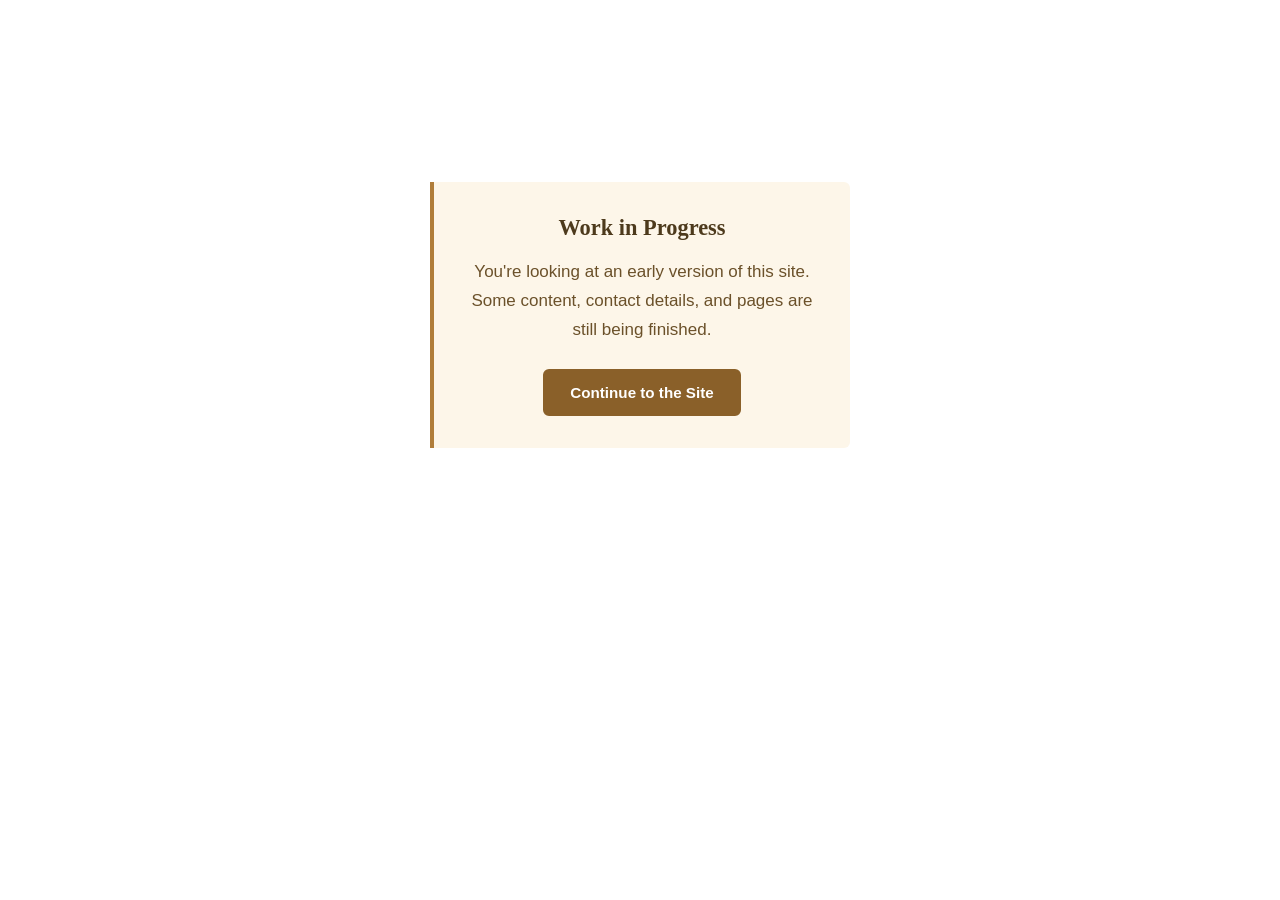
<file: services.html>
<!DOCTYPE html>
<html lang="en">
<head>
  <meta charset="utf-8">
  <!-- TEMPORARY WORK-IN-PROGRESS NOTICE — delete this line and the one below to remove. See assets/js/notice.js -->
  <script src="assets/js/notice.js"></script><script>noticeEnforce();</script>
  <meta name="viewport" content="width=device-width, initial-scale=1">
  <title>Services &mdash; BM Management | Bill Mellenthin, CPA</title>
  <meta name="description" content="BM Management: forensic accounting, receiverships, estate management, and fractional CFO support. Investigating what went wrong in the numbers, finding the source of the disconnect, and reorganizing so it works without him.">
  <link rel="stylesheet" href="assets/css/styles.css">
</head>
<body>

<a class="skip-link" href="#main">Skip to main content</a>

<header class="site-header">
  <div class="header-inner">
    <a class="brand" href="index.html">
      <span class="brand-mark" aria-hidden="true">BM</span>
      <span class="brand-text">
        <span class="brand-name">BM Management</span>
        <span class="brand-sub">Bill Mellenthin, CPA &middot; Denver, CO</span>
      </span>
    </a>

    <button class="nav-toggle" type="button" aria-expanded="false" aria-controls="site-nav" aria-label="Open menu">
      &#9776;
    </button>

    <nav class="site-nav" id="site-nav" aria-label="Main">
      <ul>
        <li><a href="index.html">Home</a></li>
        <li><a href="bio.html">Bio</a></li>
        <li><a href="resume.html">Resume</a></li>
        <li><a href="services.html" aria-current="page">Services</a></li>
        <li><a href="questions.html">Questions</a></li>
      </ul>
    </nav>
  </div>
</header>

<main id="main">

  <section class="page-hero">
    <h1>Services</h1>
    <hr class="hero-rule">
    <p>Four areas of work, one method: find out what actually went wrong, then rebuild the structure around it.</p>
  </section>

  <section class="section">
    <div class="container--narrow">

      <!-- ==================================================================
           DRAFT NOTE — DELETE THIS ENTIRE <div class="note"> BLOCK
           once Bill has reviewed the wording.
           ================================================================== -->
      <div class="note" style="margin-bottom:var(--s-5);">
        <strong>Draft placeholder.</strong> The four service lines are Bill's own,
        and the framing follows how he described his niche &mdash; investigation,
        finding the source of the disconnect, reorganization, then handing it back.
        The supporting detail under each heading is still a first pass for him to
        correct.
      </div>
      <!-- ================= END DRAFT NOTE ================= -->

      <p style="text-align:center; color:var(--ink-soft); font-size:1.15rem;">
        Bill is usually called when something has stopped making sense &mdash; records that
        no longer reflect reality, an accounting department that has fallen behind the
        business, an estate or an entity that needs someone to take hold of it.
      </p>
      <p style="text-align:center; color:var(--ink-soft); font-size:1.15rem; margin-top:var(--s-2);">
        The work is investigative before it is anything else. Understand how the situation
        actually got here, identify where the disconnect is, then reorganize around it.
        The goal is a function that runs correctly afterward &mdash; without him.
      </p>
    </div>
  </section>

  <!-- ===== The four service lines ===== -->
  <section class="section section--tint" style="padding-top:var(--s-4);">
    <div class="container">
      <h2 class="visually-hidden">The Four Service Lines</h2>
      <div class="service-list">

        <article class="card card--accent service">
          <h3><span class="num">01</span> Forensic Accounting</h3>
          <p>
            Reconstructing what actually happened when the records no longer tell a
            straight story. Tracing transactions back to source, finding where the
            numbers stopped reflecting reality, and documenting it in a form that
            holds up to scrutiny.
          </p>
          <ul>
            <li>Transaction reconstruction and fund tracing</li>
            <li>Investigating discrepancies, gaps, and irregularities</li>
            <li>Rebuilding records from incomplete source material</li>
            <li>Findings documented for owners, partners, counsel, or a court</li>
          </ul>
        </article>

        <article class="card card--accent service">
          <h3><span class="num">02</span> Receiverships</h3>
          <p>
            Taking hold of a business or asset under appointment &mdash; stabilizing it,
            getting an accurate picture of what is actually there, and administering it
            through to resolution with proper reporting throughout.
          </p>
          <ul>
            <li>Taking control of books, accounts, and records</li>
            <li>Establishing an accurate opening position</li>
            <li>Operating and reporting during the appointment</li>
            <li>Accountings and administration through to closure</li>
          </ul>
        </article>

        <article class="card card--accent service">
          <h3><span class="num">03</span> Estate Management</h3>
          <p>
            Administering the financial side of an estate, including the ones where the
            records were never kept cleanly to begin with. Inventory, valuation,
            accounting, and untangling whatever needs untangling.
          </p>
          <ul>
            <li>Inventory and valuation of estate assets</li>
            <li>Estate accounting and record reconstruction</li>
            <li>Reporting to beneficiaries, fiduciaries, and the court</li>
            <li>Coordination with counsel and tax preparers</li>
          </ul>
        </article>

        <article class="card card--accent service">
          <h3><span class="num">04</span> Fractional CFO Support</h3>
          <p>
            Deliberately temporary and structural. Bill steps into an accounting
            department that has fallen behind what the business needs, raises it to a
            level where it works properly &mdash; then leaves.
          </p>
          <ul>
            <li>Rebuilding the close, the controls, and the reporting</li>
            <li>Fixing process and structure rather than patching output</li>
            <li>Training the people who will run it afterward</li>
            <li>A defined handoff, with an end date</li>
          </ul>
          <p style="margin-top:var(--s-2); font-size:0.9rem; color:var(--ink-soft);">
            <em>This is structural work, not strategic advisory. It is about how the
            accounting function is built &mdash; not about product mix, pricing, or where
            to grow next.</em>
          </p>
        </article>

      </div>
    </div>
  </section>

  <!-- ===== Method ===== -->
  <section class="section">
    <div class="container">
      <div class="section-head">
        <p class="eyebrow">How the Work Runs</p>
        <h2>Investigate, then reorganize</h2>
        <p>The same sequence applies whether the assignment is forensic, fiduciary, or structural.</p>
      </div>

      <div class="grid grid--4">
        <article class="card">
          <div class="card-icon" aria-hidden="true">1</div>
          <h3>Investigate</h3>
          <p>
            Get to what actually happened, from the source records rather than from
            the summary. This is the part most engagements skip.
          </p>
        </article>
        <article class="card">
          <div class="card-icon" aria-hidden="true">2</div>
          <h3>Find the disconnect</h3>
          <p>
            Symptoms are rarely the problem. Locate the point where process, people,
            or structure stopped matching what the business actually does.
          </p>
        </article>
        <article class="card">
          <div class="card-icon" aria-hidden="true">3</div>
          <h3>Reorganize</h3>
          <p>
            Rebuild around the real cause &mdash; the process, the controls, the
            reporting, the roles. Structural change, not a workaround.
          </p>
        </article>
        <article class="card">
          <div class="card-icon" aria-hidden="true">4</div>
          <h3>Hand it back</h3>
          <p>
            Leave it running, documented, and staffed by people who understand it.
            A finished engagement is one that does not need him.
          </p>
        </article>
      </div>
    </div>
  </section>

  <!-- ===== Honest scoping ===== -->
  <section class="section section--tint">
    <div class="container--narrow">
      <div class="section-head" style="margin-bottom:var(--s-4);">
        <p class="eyebrow">Being Straight About It</p>
        <h2>What this isn't</h2>
      </div>
      <p style="color:var(--ink-soft);">
        Specialized work means saying plainly what falls outside it. Bill is not the right
        call for:
      </p>
      <ul style="color:var(--ink-soft);">
        <li>
          <strong>Ongoing outsourced accounting.</strong> The engagements are built to end.
          If you need someone in the seat permanently, you need a hire, and he will say so.
        </li>
        <li>
          <strong>Strategic growth advisory.</strong> Product lines, pricing, and market
          strategy are somebody else's specialty. His work is structural.
        </li>
        <li>
          <strong>Routine bookkeeping.</strong> He can rebuild a set of books that has gone
          wrong, and set up who keeps them properly afterward &mdash; but he is not the
          person to keep them month to month.
        </li>
        <li>
          <!-- TODO: Bill to confirm — see the same open question on the Questions page. -->
          <strong>[ Tax return preparation &mdash; Bill to confirm whether this belongs on
          this list. ]</strong>
        </li>
      </ul>
      <p style="color:var(--ink-soft); margin-top:var(--s-3);">
        If a conversation makes clear that the problem is one of those, he will point you
        toward the right person rather than take the work.
      </p>
    </div>
  </section>

  <section class="section section--navy cta-band">
    <div class="container--narrow">
      <h2>Something isn't adding up?</h2>
      <p>
        That is usually the whole brief at the start, and it is enough to begin with.
        Working out what the actual question is tends to be the first useful thing
        that happens.
      </p>
      <!-- TODO: replace with Bill's real email address -->
      <a class="btn btn--primary" href="mailto:REPLACE-WITH-EMAIL@example.com">Get in Touch</a>
    </div>
  </section>

</main>

<footer class="site-footer">
  <div class="footer-grid">
    <div>
      <h3>BM Management</h3>
      <p>
        Forensic accounting, receiverships, estate management, and structural CFO
        work in Denver and along the Colorado Front Range. Owned and operated by
        Bill Mellenthin, CPA.
      </p>
    </div>
    <div>
      <h3>Site</h3>
      <ul>
        <li><a href="index.html">Home</a></li>
        <li><a href="bio.html">Bio</a></li>
        <li><a href="resume.html">Resume</a></li>
        <li><a href="services.html">Services</a></li>
        <li><a href="questions.html">Questions</a></li>
      </ul>
    </div>
    <div>
      <h3>Contact</h3>
      <ul>
        <!-- TODO: replace both placeholders with Bill's real contact details -->
        <li><a href="mailto:REPLACE-WITH-EMAIL@example.com">REPLACE-WITH-EMAIL@example.com</a></li>
        <li><a href="tel:+13035551234">(303) 555-1234</a></li>
        <li>Denver, Colorado</li>
      </ul>
    </div>
  </div>
  <div class="footer-bottom">
    <!-- TODO: confirm the exact registered name on the Colorado Secretary of
         State filing and match it here character for character. -->
    <span>&copy; 2026 BM Management, LLC. All rights reserved.</span>
    <span>Bill Mellenthin, CPA &mdash; Colorado State Board of Accountancy</span>
  </div>
  <p class="photo-credit">
    Hero photograph: &ldquo;<a href="https://commons.wikimedia.org/wiki/File:Silicon_Mountain.jpg">Silicon Mountain</a>&rdquo;
    by Sheila Sund, used under <a href="https://creativecommons.org/licenses/by/2.0/">CC BY 2.0</a>. Color-graded from the original.
  </p>
</footer>

<script src="assets/js/main.js"></script>
</body>
</html>
</file>
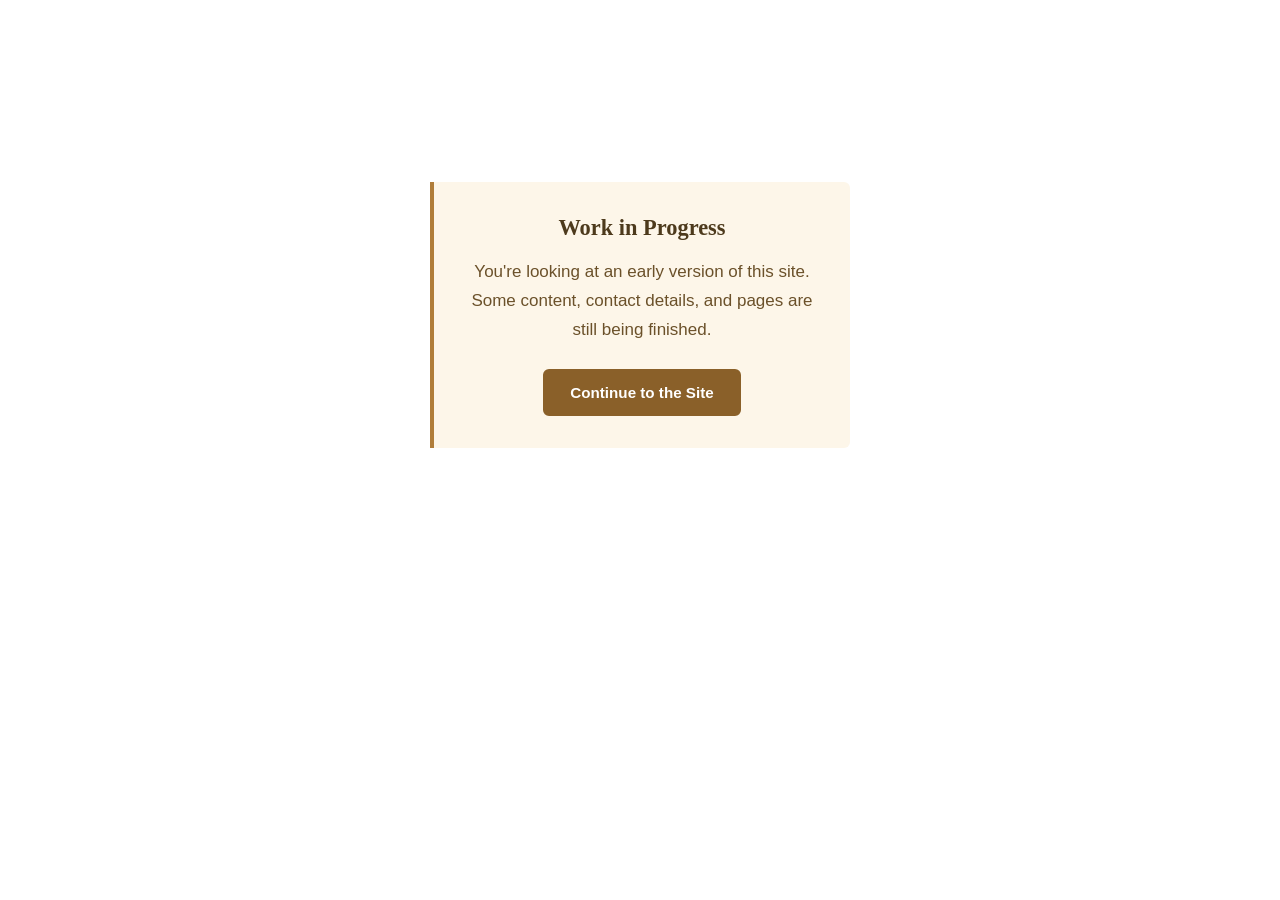
<file: wip.html>
<!DOCTYPE html>
<html lang="en">
<head>
  <meta charset="utf-8">
  <meta name="viewport" content="width=device-width, initial-scale=1">
  <title>Work in Progress &mdash; BM Management</title>
  <meta name="robots" content="noindex, nofollow">
  <link rel="stylesheet" href="assets/css/styles.css">
  <style>
    /* Styles scoped to this temporary page only — nothing here
       touches styles.css, so removing wip.html removes all of it. */
    .wip-wrap {
      min-height: 70vh;
      display: flex;
      align-items: center;
      justify-content: center;
      padding: var(--s-4) var(--s-3);
    }
    .wip-card {
      width: 100%;
      max-width: 420px;
      background: #fdf6e9;
      border-left: 4px solid var(--accent);
      border-radius: 0 var(--radius) var(--radius) 0;
      padding: var(--s-4);
      text-align: center;
    }
    .wip-card h1 {
      font-size: 1.4rem;
      margin-bottom: var(--s-2);
      color: #4d3a1c;
    }
    .wip-card p {
      color: #6b512a;
      margin-bottom: var(--s-3);
    }
    .wip-continue {
      cursor: pointer;
    }
  </style>
</head>
<body>

<div class="wip-wrap">
  <div class="wip-card">
    <h1>Work in Progress</h1>
    <p>
      You're looking at an early version of this site. Some content, contact
      details, and pages are still being finished.
    </p>
    <button class="btn btn--primary wip-continue" type="button" id="wip-continue">Continue to the Site</button>
  </div>
</div>

<script src="assets/js/notice.js"></script>
<script>
  document.getElementById("wip-continue").addEventListener("click", function () {
    noticeAcknowledge();
    location.replace(noticeRedirectTarget());
  });
</script>
</body>
</html>
</file>
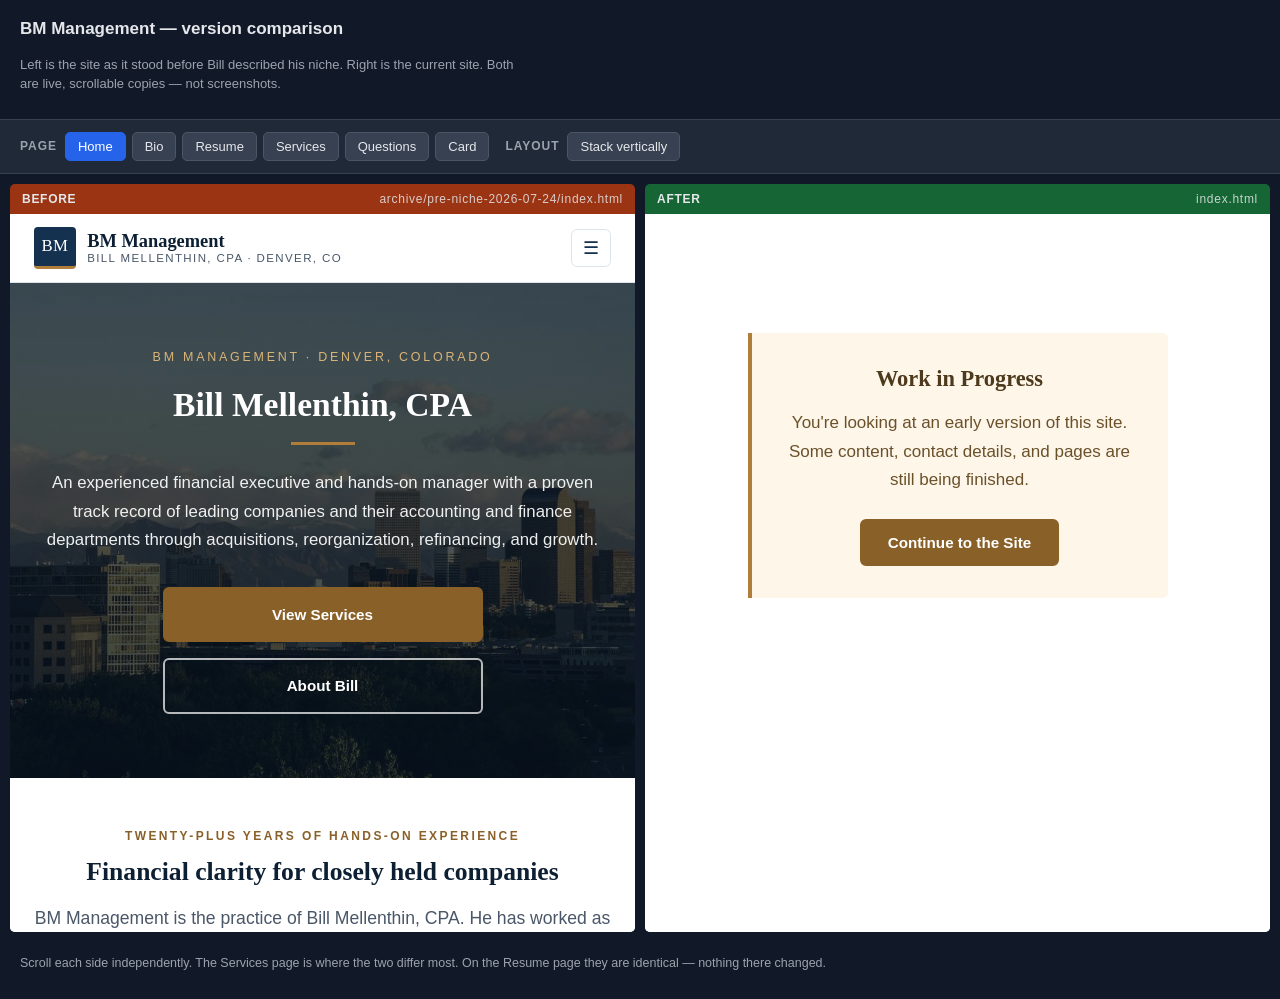
<file: archive/compare.html>
<!DOCTYPE html>
<html lang="en">
<head>
<meta charset="utf-8">
<meta name="viewport" content="width=device-width, initial-scale=1">
<title>Compare — BM Management site versions</title>
<style>
  :root{
    --bg:#111827; --panel:#1f2937; --line:#374151;
    --old:#9a3412; --new:#166534; --txt:#e5e7eb; --muted:#9ca3af;
  }
  *{box-sizing:border-box}
  body{margin:0;background:var(--bg);color:var(--txt);
       font:14px/1.5 -apple-system,BlinkMacSystemFont,"Segoe UI",Roboto,sans-serif}

  header{padding:16px 20px 12px;border-bottom:1px solid var(--line)}
  h1{margin:0 0 4px;font-size:17px;font-weight:600}
  .sub{color:var(--muted);font-size:13px;max-width:70ch}

  .bar{display:flex;flex-wrap:wrap;gap:16px;align-items:center;
       padding:12px 20px;background:var(--panel);border-bottom:1px solid var(--line)}
  .group{display:flex;gap:6px;align-items:center}
  .group b{font-weight:600;color:var(--muted);font-size:12px;
           text-transform:uppercase;letter-spacing:.08em;margin-right:2px}

  button{background:#374151;color:var(--txt);border:1px solid #4b5563;
         padding:6px 12px;border-radius:5px;cursor:pointer;font-size:13px}
  button:hover{background:#4b5563}
  button[aria-pressed="true"]{background:#2563eb;border-color:#2563eb;color:#fff}
  button:focus-visible{outline:2px solid #60a5fa;outline-offset:2px}

  .wrap{display:flex;gap:10px;padding:10px;height:calc(100vh - 132px)}
  .wrap.stacked{flex-direction:column}
  .pane{flex:1;display:flex;flex-direction:column;min-width:0;min-height:0}
  .tag{padding:6px 12px;font-weight:600;font-size:12px;letter-spacing:.06em;
       border-radius:5px 5px 0 0;display:flex;justify-content:space-between;gap:10px}
  .tag.o{background:var(--old)} .tag.n{background:var(--new)}
  .tag span{font-weight:400;opacity:.85}
  iframe{flex:1;width:100%;border:0;background:#fff;border-radius:0 0 5px 5px;min-height:0}

  .hint{padding:0 20px 14px;color:var(--muted);font-size:12.5px}
  code{background:#374151;padding:1px 5px;border-radius:3px;font-size:12px}
</style>
</head>
<body>

<header>
  <h1>BM Management &mdash; version comparison</h1>
  <p class="sub">
    Left is the site as it stood before Bill described his niche. Right is the current
    site. Both are live, scrollable copies &mdash; not screenshots.
  </p>
</header>

<div class="bar">
  <div class="group" id="pages">
    <b>Page</b>
    <button type="button" data-page="index.html" aria-pressed="true">Home</button>
    <button type="button" data-page="bio.html" aria-pressed="false">Bio</button>
    <button type="button" data-page="resume.html" aria-pressed="false">Resume</button>
    <button type="button" data-page="services.html" aria-pressed="false">Services</button>
    <button type="button" data-page="questions.html" aria-pressed="false">Questions</button>
    <button type="button" data-page="print/business-card.html" aria-pressed="false">Card</button>
  </div>
  <div class="group">
    <b>Layout</b>
    <button type="button" id="layout" aria-pressed="false">Stack vertically</button>
  </div>
</div>

<div class="wrap" id="wrap">
  <div class="pane">
    <div class="tag o">BEFORE <span id="lo">archive/pre-niche-2026-07-24/index.html</span></div>
    <iframe id="fo" src="pre-niche-2026-07-24/index.html" title="Earlier version"></iframe>
  </div>
  <div class="pane">
    <div class="tag n">AFTER <span id="ln">index.html</span></div>
    <iframe id="fn" src="../index.html" title="Current version"></iframe>
  </div>
</div>

<p class="hint">
  Scroll each side independently. The Services page is where the two differ most.
  On the Resume page they are identical &mdash; nothing there changed.
</p>

<script>
(function(){
  var fo=document.getElementById('fo'), fn=document.getElementById('fn');
  var lo=document.getElementById('lo'), ln=document.getElementById('ln');
  var pages=document.getElementById('pages');

  pages.addEventListener('click', function(e){
    var b=e.target.closest('button'); if(!b) return;
    [].forEach.call(pages.querySelectorAll('button'), function(x){
      x.setAttribute('aria-pressed', String(x===b));
    });
    var p=b.dataset.page;
    fo.src='pre-niche-2026-07-24/'+p;
    fn.src='../'+p;
    lo.textContent='archive/pre-niche-2026-07-24/'+p;
    ln.textContent=p;
  });

  var lay=document.getElementById('layout'), wrap=document.getElementById('wrap');
  lay.addEventListener('click', function(){
    var on=wrap.classList.toggle('stacked');
    lay.setAttribute('aria-pressed', String(on));
    lay.textContent = on ? 'Side by side' : 'Stack vertically';
  });
})();
</script>

</body>
</html>
</file>
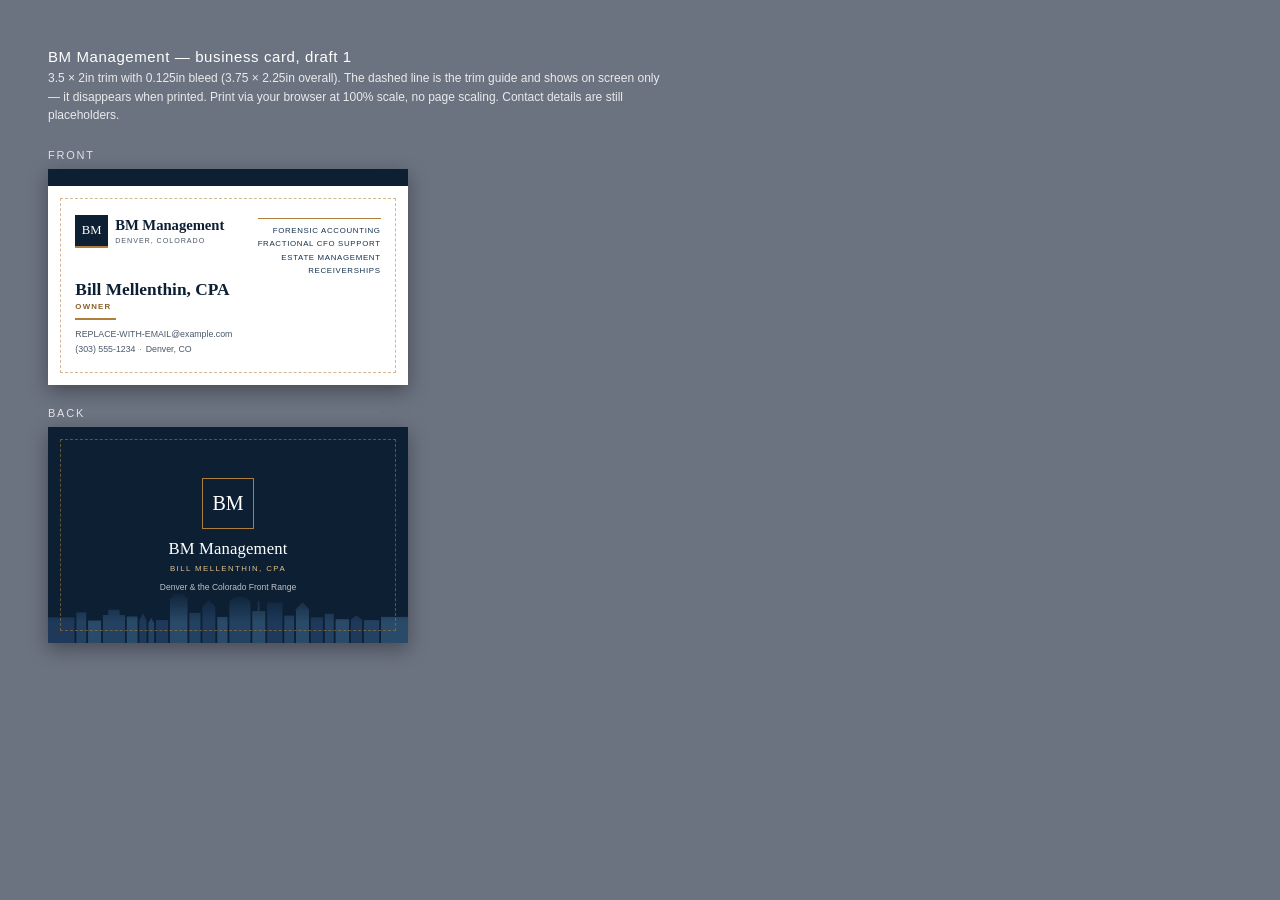
<file: print/business-card.html>
<!DOCTYPE html>
<html lang="en">
<head>
<meta charset="utf-8">
<meta name="viewport" content="width=device-width, initial-scale=1">
<title>Business Card — BM Management</title>
<style>
/* ==========================================================================
   BM MANAGEMENT — BUSINESS CARD
   Two-sided, print-ready. 3.5 x 2in trim + 0.125in bleed = 3.75 x 2.25in.

   Everything is set in INCHES, not pixels, so it prints at true size at any
   DPI. Do not convert these to px.

   The design tokens below mirror assets/css/styles.css. They are duplicated
   rather than linked so this file can be sent to a printer on its own —
   if the site palette changes, change it here too.
   ========================================================================== */

:root {
  --navy-900: #0d1f33;
  --navy-800: #14314f;
  --navy-700: #1c4166;
  --accent:    #b07d3a;
  --accent-dk: #8a6029;
  --accent-lt: #e0c089;   /* kept in sync with assets/css/styles.css */
  --ink:       #1a2430;
  --ink-soft:  #4a5768;
  --line:      #dde3ea;

  --font-serif: "Iowan Old Style", "Palatino Linotype", Palatino, "Book Antiqua", Georgia, serif;
  --font-sans:  -apple-system, BlinkMacSystemFont, "Segoe UI", Roboto, "Helvetica Neue", Arial, sans-serif;

  /* Card geometry — change in one place */
  --trim-w: 3.5in;
  --trim-h: 2in;
  --bleed:  0.125in;   /* printer trims into this; nothing important inside it */
  --safe:   0.16in;    /* keep all content this far inside the trim edge */
}

* { box-sizing: border-box; }

/* --------------------------------------------------------------------------
   Screen preview chrome (hidden when printing)
   -------------------------------------------------------------------------- */
body {
  margin: 0;
  padding: 0.5in;
  background: #6b7280;
  font-family: var(--font-sans);
  color: #fff;
}

.sheet-title { font-size: 15px; letter-spacing: .04em; margin: 0 0 4px; }
.sheet-note  { font-size: 12px; opacity: .85; margin: 0 0 24px; max-width: 6.5in; line-height: 1.55; }
.side-label  { font-size: 11px; letter-spacing: .16em; text-transform: uppercase; opacity: .8; margin: 22px 0 8px; }

/* --------------------------------------------------------------------------
   The card itself
   -------------------------------------------------------------------------- */
.card {
  position: relative;
  width:  calc(var(--trim-w) + var(--bleed) * 2);
  height: calc(var(--trim-h) + var(--bleed) * 2);
  padding: calc(var(--bleed) + var(--safe));
  overflow: hidden;
  background: #fff;
  color: var(--ink);
  font-family: var(--font-sans);
  display: flex;
  flex-direction: column;
  /* screen-only shadow, removed for print */
  box-shadow: 0 6px 18px rgba(0,0,0,.35);
}

/* Trim-line guide — screen only, so you can see where the cut lands */
.card::after {
  content: "";
  position: absolute;
  inset: var(--bleed);
  border: 1px dashed rgba(176,125,58,.55);
  pointer-events: none;
}

/* ============================ FRONT ============================ */

.card-front { border-top: calc(var(--bleed) + 0.055in) solid var(--navy-900); }

/* the navy band bleeds off the top edge; nudge content back down */
.card-front .row-top { margin-top: 0.02in; }

.row-top {
  display: flex;
  justify-content: space-between;
  align-items: flex-start;
  gap: 0.14in;
}

/* --- identity, top left --- */
/* flex-shrink:0 on both sides of the top row, or the wordmark wraps to two
   lines when it competes with the service list for space. */
.identity { display: flex; align-items: center; gap: 0.075in; flex: 0 0 auto; }

.monogram {
  width: 0.34in; height: 0.34in;
  flex: 0 0 0.34in;
  background: var(--navy-900);
  color: #fff;
  font-family: var(--font-serif);
  font-size: 9.5pt;
  letter-spacing: .01em;
  display: flex;
  align-items: center;
  justify-content: center;
  border-bottom: 0.028in solid var(--accent);
}

.wordmark {
  font-family: var(--font-serif);
  font-size: 11pt;
  font-weight: 600;
  color: var(--navy-900);
  line-height: 1.06;
  letter-spacing: -0.002em;
  white-space: nowrap;
}
.wordmark-sub {
  font-size: 5.4pt;
  letter-spacing: .13em;
  text-transform: uppercase;
  color: var(--ink-soft);
  margin-top: 0.022in;
}

/* --- service lines, top right (as requested) --- */
/* A single bronze rule caps the block, echoing the .hero-rule on the site.
   An earlier draft put a small rule before every line — against a ragged
   right-aligned edge the dashes read as scattered rather than as a list. */
.services {
  list-style: none;
  margin: 0.03in 0 0;
  padding: 0.055in 0 0;
  text-align: right;
  flex: 0 0 auto;
  border-top: 0.014in solid var(--accent);
}
.services li {
  font-size: 5.9pt;
  letter-spacing: .085em;
  text-transform: uppercase;
  color: var(--navy-800);
  line-height: 1.68;
  white-space: nowrap;
}

/* --- name block, bottom left --- */
.spacer { flex: 1 1 auto; }

.name {
  font-family: var(--font-serif);
  font-size: 13pt;
  font-weight: 600;
  color: var(--navy-900);
  line-height: 1.1;
}
.role {
  font-size: 5.9pt;
  letter-spacing: .15em;
  text-transform: uppercase;
  color: var(--accent-dk);
  margin-top: 0.028in;
  font-weight: 600;
}

.rule {
  width: 0.42in;
  height: 0.019in;
  background: var(--accent);
  margin: 0.075in 0;
}

.contact {
  font-size: 6.6pt;
  line-height: 1.72;
  color: var(--ink-soft);
}
.contact a { color: inherit; text-decoration: none; }
.contact .sep { color: var(--accent); margin: 0 0.04in; }

/* ============================ BACK ============================= */

.card-back {
  background: var(--navy-900);
  color: #fff;
  align-items: center;
  justify-content: center;
  text-align: center;
  padding-top: 0.3in;
}

/* Denver skyline strip — skyline-card.svg, drawn for this card specifically.
   The website's hero SVG was used here at first and looked wrong: its
   buildings (#16233a) are near-identical to this card's navy (#0d1f33) so
   the silhouettes disappeared, while its warm window lights stayed visible.
   The result read as random pale boxes scattered on navy. The card strip has
   no windows and a fill light enough to actually register.
   Masked at the top so it dissolves into the navy instead of ending on a
   hard horizon line behind the tagline. */
.card-back .skyline {
  position: absolute;
  left: 0; right: 0; bottom: 0;
  width: 100%;
  height: auto;          /* strip is 1600x240; let it size to its own ratio */
  opacity: .5;
  -webkit-mask-image: linear-gradient(to bottom, transparent 0%, #000 62%);
          mask-image: linear-gradient(to bottom, transparent 0%, #000 62%);
}

.back-inner { position: relative; z-index: 2; }

.monogram-lg {
  width: 0.54in; height: 0.54in;
  margin: 0 auto 0.1in;
  background: transparent;
  border: 0.014in solid var(--accent);
  color: #fff;
  font-family: var(--font-serif);
  font-size: 15pt;
  display: flex;
  align-items: center;
  justify-content: center;
}

.back-name {
  font-family: var(--font-serif);
  font-size: 12.5pt;
  color: #fff;
  letter-spacing: .01em;
}
.back-tag {
  font-size: 5.9pt;
  letter-spacing: .18em;
  text-transform: uppercase;
  color: var(--accent-lt);
  margin-top: 0.055in;
}
.back-line {
  font-size: 6.4pt;
  color: rgba(255,255,255,.72);
  margin-top: 0.075in;
  line-height: 1.5;
}

/* --------------------------------------------------------------------------
   PRINT
   One card per page at exact trim+bleed size, guides removed.
   -------------------------------------------------------------------------- */
@page {
  size: 3.75in 2.25in;   /* trim + bleed */
  margin: 0;
}

@media print {
  body { padding: 0; background: #fff; }
  .sheet-title, .sheet-note, .side-label { display: none !important; }

  .card {
    box-shadow: none;
    margin: 0;
    page-break-after: always;
    break-after: page;
  }
  .card:last-of-type { page-break-after: auto; break-after: auto; }
  .card::after { display: none; }   /* no trim guide on the real thing */

  /* make sure the navy actually prints rather than being dropped as background */
  .card-back, .monogram, .card-front { -webkit-print-color-adjust: exact; print-color-adjust: exact; }
}
</style>
</head>
<body>

<p class="sheet-title">BM Management — business card, draft 1</p>
<p class="sheet-note">
  3.5 &times; 2in trim with 0.125in bleed (3.75 &times; 2.25in overall). The dashed
  line is the trim guide and shows on screen only &mdash; it disappears when printed.
  Print via your browser at 100% scale, no page scaling. Contact details are still
  placeholders.
</p>

<p class="side-label">Front</p>

<!-- ======================= FRONT ======================= -->
<div class="card card-front">

  <div class="row-top">
    <div class="identity">
      <div class="monogram">BM</div>
      <div>
        <div class="wordmark">BM Management</div>
        <div class="wordmark-sub">Denver, Colorado</div>
      </div>
    </div>

    <!-- Service lines, top right -->
    <ul class="services">
      <li>Forensic Accounting</li>
      <li>Fractional CFO Support</li>
      <li>Estate Management</li>
      <li>Receiverships</li>
    </ul>
  </div>

  <div class="spacer"></div>

  <div class="name">Bill Mellenthin, CPA</div>
  <!-- TODO: confirm the title. "Owner" is accurate for a single-member LLC;
       "Principal" or "Owner &amp; Principal" also work. -->
  <div class="role">Owner</div>

  <div class="rule"></div>

  <div class="contact">
    <!-- TODO: replace all three with real details -->
    <a href="mailto:REPLACE-WITH-EMAIL@example.com">REPLACE-WITH-EMAIL@example.com</a><br>
    <span>(303) 555-1234</span><span class="sep">&middot;</span><span>Denver, CO</span>
  </div>

</div>

<p class="side-label">Back</p>

<!-- ======================== BACK ======================== -->
<div class="card card-back">
  <img class="skyline" src="skyline-card.svg" alt="">
  <div class="back-inner">
    <div class="monogram-lg">BM</div>
    <div class="back-name">BM Management</div>
    <div class="back-tag">Bill Mellenthin, CPA</div>
    <div class="back-line">
      Denver &amp; the Colorado Front Range
    </div>
  </div>
</div>

</body>
</html>
</file>
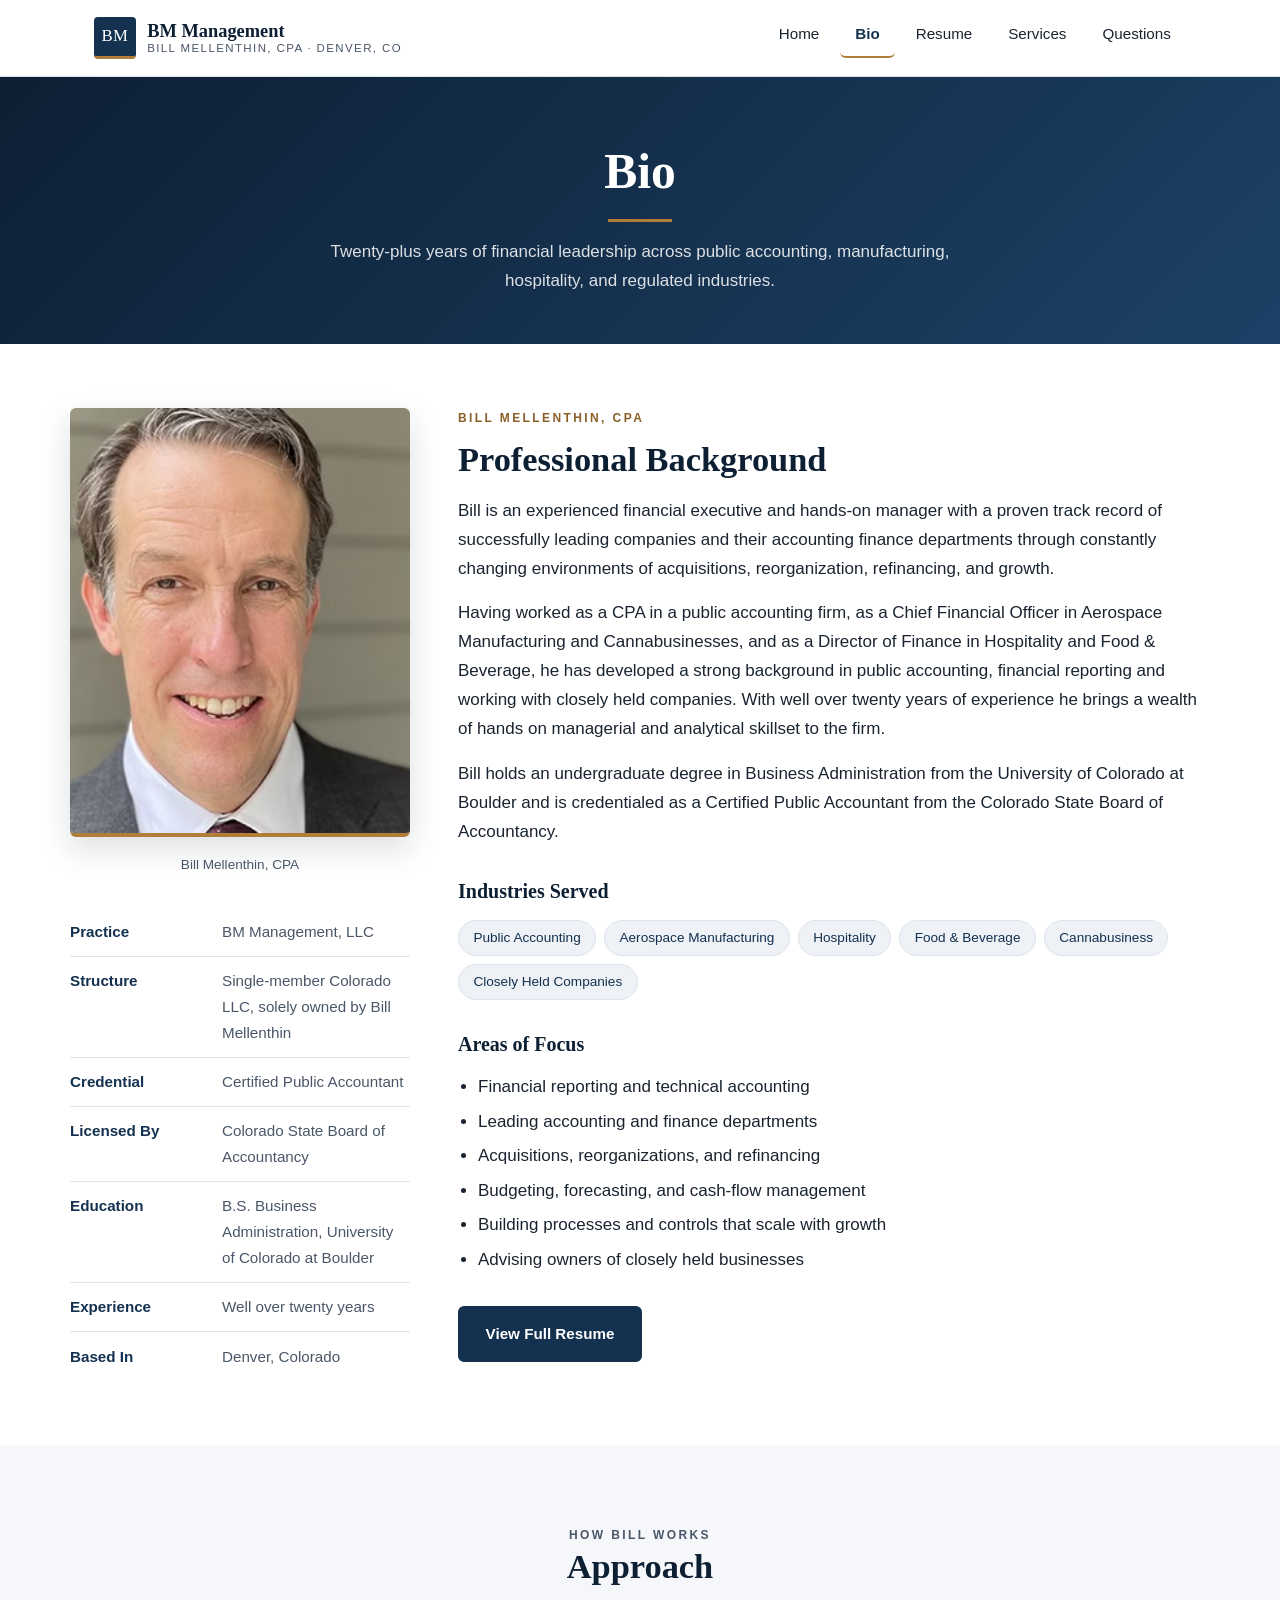
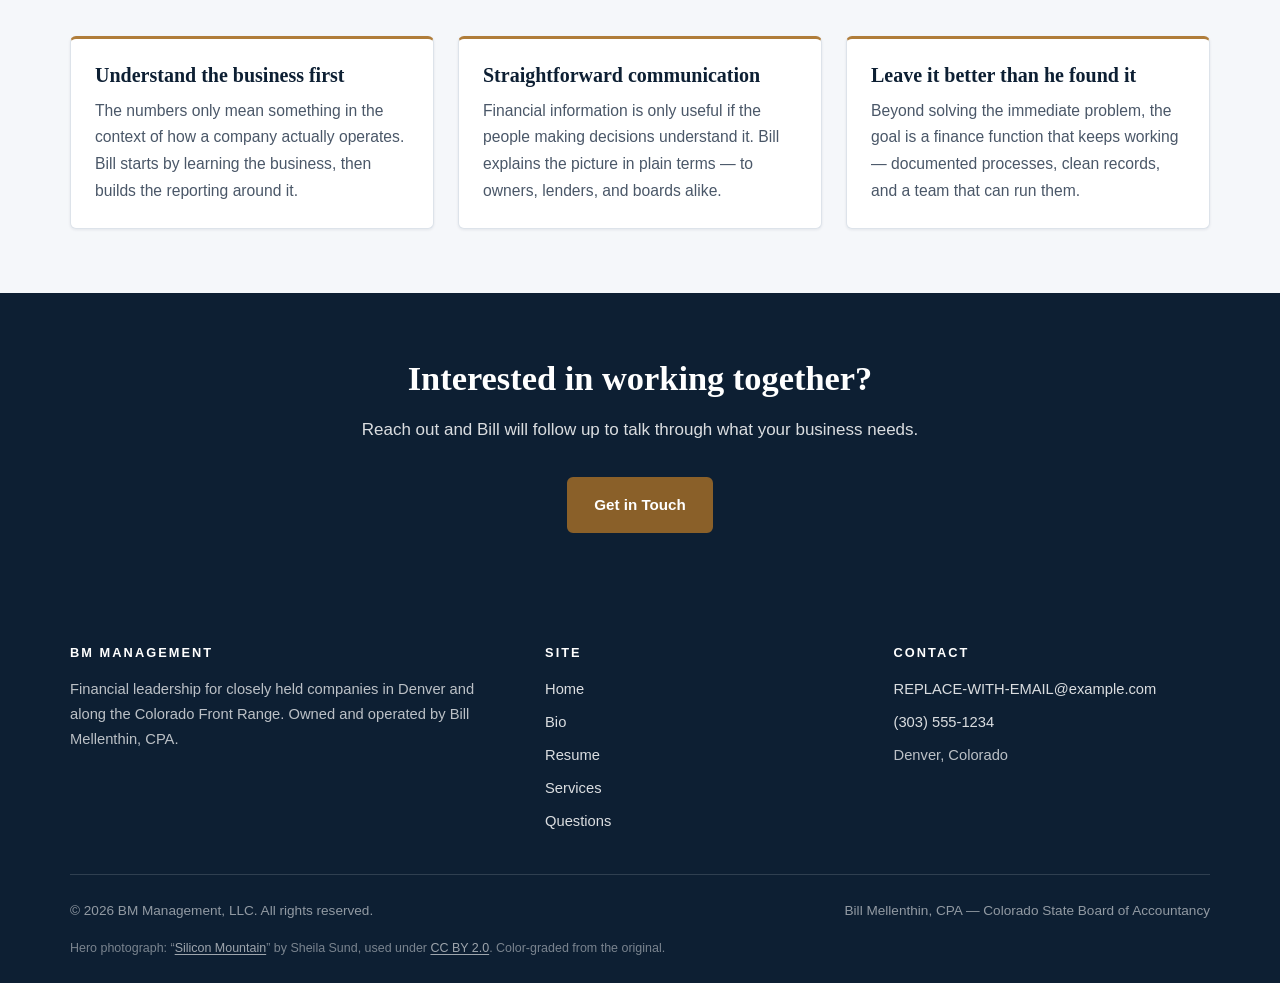
<file: archive/pre-niche-2026-07-24/bio.html>
<!DOCTYPE html>
<html lang="en">
<head>
  <meta charset="utf-8">
  <meta name="viewport" content="width=device-width, initial-scale=1">
  <title>Bio &mdash; Bill Mellenthin, CPA | BM Management</title>
  <meta name="description" content="The professional background of Bill Mellenthin, CPA, owner of BM Management: public accounting, CFO roles in aerospace manufacturing and cannabusinesses, and Director of Finance in hospitality and food and beverage.">
  <link rel="stylesheet" href="assets/css/styles.css">
</head>
<body>

<a class="skip-link" href="#main">Skip to main content</a>

<header class="site-header">
  <div class="header-inner">
    <a class="brand" href="index.html">
      <span class="brand-mark" aria-hidden="true">BM</span>
      <span class="brand-text">
        <span class="brand-name">BM Management</span>
        <span class="brand-sub">Bill Mellenthin, CPA &middot; Denver, CO</span>
      </span>
    </a>

    <button class="nav-toggle" type="button" aria-expanded="false" aria-controls="site-nav" aria-label="Open menu">
      &#9776;
    </button>

    <nav class="site-nav" id="site-nav" aria-label="Main">
      <ul>
        <li><a href="index.html">Home</a></li>
        <li><a href="bio.html" aria-current="page">Bio</a></li>
        <li><a href="resume.html">Resume</a></li>
        <li><a href="services.html">Services</a></li>
        <li><a href="questions.html">Questions</a></li>
      </ul>
    </nav>
  </div>
</header>

<main id="main">

  <section class="page-hero">
    <h1>Bio</h1>
    <hr class="hero-rule">
    <p>Twenty-plus years of financial leadership across public accounting, manufacturing, hospitality, and regulated industries.</p>
  </section>

  <!-- ===== Portrait + full bio ===== -->
  <section class="section">
    <div class="container">
      <div class="media">
        <div>
          <div class="portrait-frame">
            <img src="assets/images/bill-mellenthin.jpg"
                 alt="Portrait of Bill Mellenthin, CPA">
          </div>
          <p class="portrait-caption">Bill Mellenthin, CPA</p>

          <dl class="facts" style="margin-top:var(--s-4);">
            <div>
              <dt>Practice</dt>
              <dd>BM Management, LLC</dd>
            </div>
            <div>
              <dt>Structure</dt>
              <dd>Single-member Colorado LLC, solely owned by Bill Mellenthin</dd>
            </div>
            <div>
              <dt>Credential</dt>
              <dd>Certified Public Accountant</dd>
            </div>
            <div>
              <dt>Licensed By</dt>
              <dd>Colorado State Board of Accountancy</dd>
            </div>
            <div>
              <dt>Education</dt>
              <dd>B.S. Business Administration, University of Colorado at Boulder</dd>
            </div>
            <div>
              <dt>Experience</dt>
              <dd>Well over twenty years</dd>
            </div>
            <div>
              <dt>Based In</dt>
              <dd>Denver, Colorado</dd>
            </div>
          </dl>
        </div>

        <div>
          <p class="eyebrow">Bill Mellenthin, CPA</p>
          <h2>Professional Background</h2>

          <p>
            Bill is an experienced financial executive and hands-on manager with a proven track
            record of successfully leading companies and their accounting finance departments
            through constantly changing environments of acquisitions, reorganization, refinancing,
            and growth.
          </p>

          <p>
            Having worked as a CPA in a public accounting firm, as a Chief Financial Officer in
            Aerospace Manufacturing and Cannabusinesses, and as a Director of Finance in
            Hospitality and Food &amp; Beverage, he has developed a strong background in public
            accounting, financial reporting and working with closely held companies. With well
            over twenty years of experience he brings a wealth of hands on managerial and
            analytical skillset to the firm.
            <!-- NOTE: "to the firm" is verbatim from Bill's previous employer's website,
                 where "the firm" meant THAT firm. Now that BM Management exists this reads
                 ambiguously. Suggested rewrite once Bill approves: "...brings a wealth of
                 hands-on managerial and analytical skill to every engagement."
                 Left as-is for now — these are his words, not ours, to change. -->
          </p>

          <p>
            Bill holds an undergraduate degree in Business Administration from the University of
            Colorado at Boulder and is credentialed as a Certified Public Accountant from the
            Colorado State Board of Accountancy.
          </p>

          <h3 style="margin-top:var(--s-4);">Industries Served</h3>
          <ul class="pills" style="margin-bottom:var(--s-4);">
            <li>Public Accounting</li>
            <li>Aerospace Manufacturing</li>
            <li>Hospitality</li>
            <li>Food &amp; Beverage</li>
            <li>Cannabusiness</li>
            <li>Closely Held Companies</li>
          </ul>

          <h3>Areas of Focus</h3>
          <ul>
            <li>Financial reporting and technical accounting</li>
            <li>Leading accounting and finance departments</li>
            <li>Acquisitions, reorganizations, and refinancing</li>
            <li>Budgeting, forecasting, and cash-flow management</li>
            <li>Building processes and controls that scale with growth</li>
            <li>Advising owners of closely held businesses</li>
          </ul>

          <p style="margin-top:var(--s-4);">
            <a class="btn btn--navy" href="resume.html">View Full Resume</a>
          </p>
        </div>
      </div>
    </div>
  </section>

  <!-- ===== Approach ===== -->
  <section class="section section--tint">
    <div class="container">
      <div class="section-head">
        <p class="eyebrow">How Bill Works</p>
        <h2>Approach</h2>
      </div>

      <div class="grid grid--3">
        <article class="card card--accent">
          <h3>Understand the business first</h3>
          <p>
            The numbers only mean something in the context of how a company actually operates.
            Bill starts by learning the business, then builds the reporting around it.
          </p>
        </article>
        <article class="card card--accent">
          <h3>Straightforward communication</h3>
          <p>
            Financial information is only useful if the people making decisions understand it.
            Bill explains the picture in plain terms &mdash; to owners, lenders, and boards alike.
          </p>
        </article>
        <article class="card card--accent">
          <h3>Leave it better than he found it</h3>
          <p>
            Beyond solving the immediate problem, the goal is a finance function that keeps
            working &mdash; documented processes, clean records, and a team that can run them.
          </p>
        </article>
      </div>
    </div>
  </section>

  <section class="section section--navy cta-band">
    <div class="container--narrow">
      <h2>Interested in working together?</h2>
      <p>Reach out and Bill will follow up to talk through what your business needs.</p>
      <!-- TODO: replace with Bill's real email address -->
      <a class="btn btn--primary" href="mailto:REPLACE-WITH-EMAIL@example.com">Get in Touch</a>
    </div>
  </section>

</main>

<footer class="site-footer">
  <div class="footer-grid">
    <div>
      <h4>BM Management</h4>
      <p>
        Financial leadership for closely held companies in Denver and along the
        Colorado Front Range. Owned and operated by Bill Mellenthin, CPA.
      </p>
    </div>
    <div>
      <h4>Site</h4>
      <ul>
        <li><a href="index.html">Home</a></li>
        <li><a href="bio.html">Bio</a></li>
        <li><a href="resume.html">Resume</a></li>
        <li><a href="services.html">Services</a></li>
        <li><a href="questions.html">Questions</a></li>
      </ul>
    </div>
    <div>
      <h4>Contact</h4>
      <ul>
        <!-- TODO: replace both placeholders with Bill's real contact details -->
        <li><a href="mailto:REPLACE-WITH-EMAIL@example.com">REPLACE-WITH-EMAIL@example.com</a></li>
        <li><a href="tel:+13035551234">(303) 555-1234</a></li>
        <li>Denver, Colorado</li>
      </ul>
    </div>
  </div>
  <div class="footer-bottom">
    <!-- TODO: confirm the exact registered name on the Colorado Secretary of
         State filing and match it here character for character. -->
    <span>&copy; 2026 BM Management, LLC. All rights reserved.</span>
    <span>Bill Mellenthin, CPA &mdash; Colorado State Board of Accountancy</span>
  </div>
  <p class="photo-credit">
    Hero photograph: &ldquo;<a href="https://commons.wikimedia.org/wiki/File:Silicon_Mountain.jpg">Silicon Mountain</a>&rdquo;
    by Sheila Sund, used under <a href="https://creativecommons.org/licenses/by/2.0/">CC BY 2.0</a>. Color-graded from the original.
  </p>
</footer>

<script src="assets/js/main.js"></script>
</body>
</html>
</file>
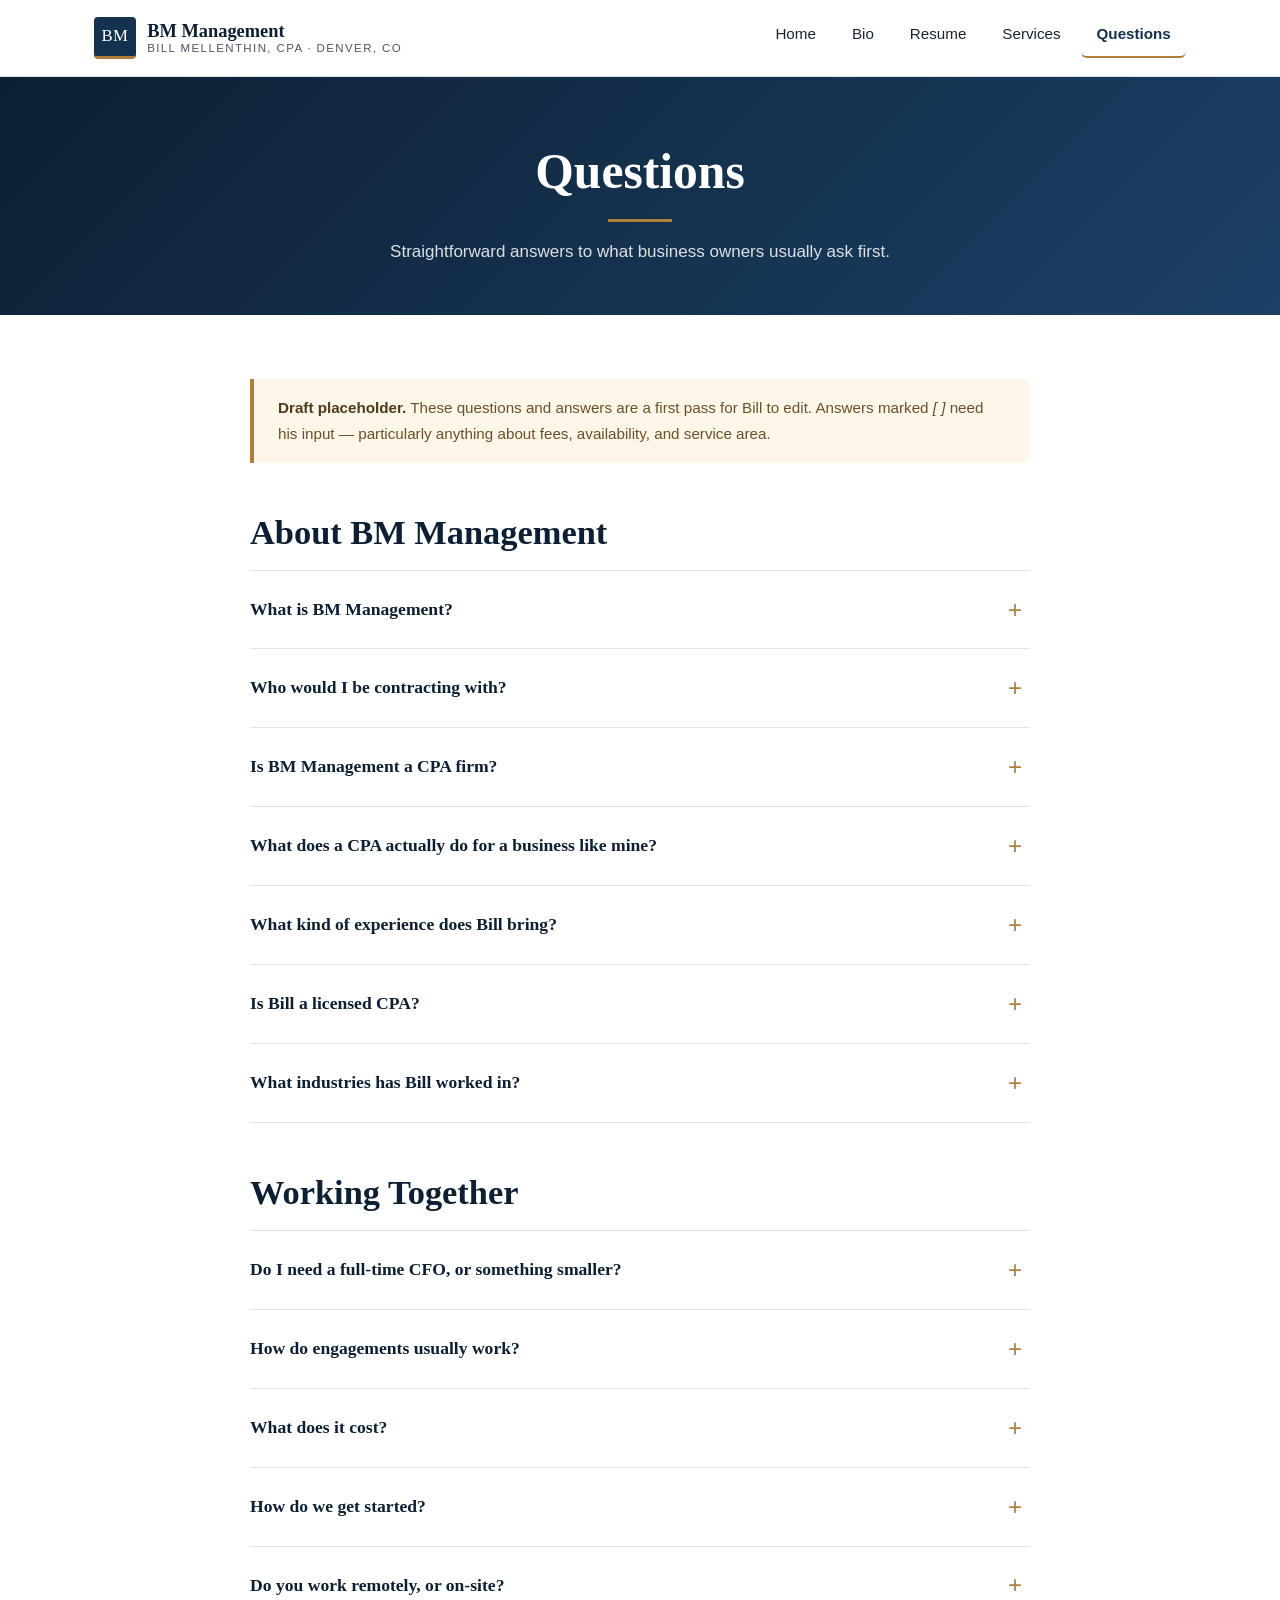
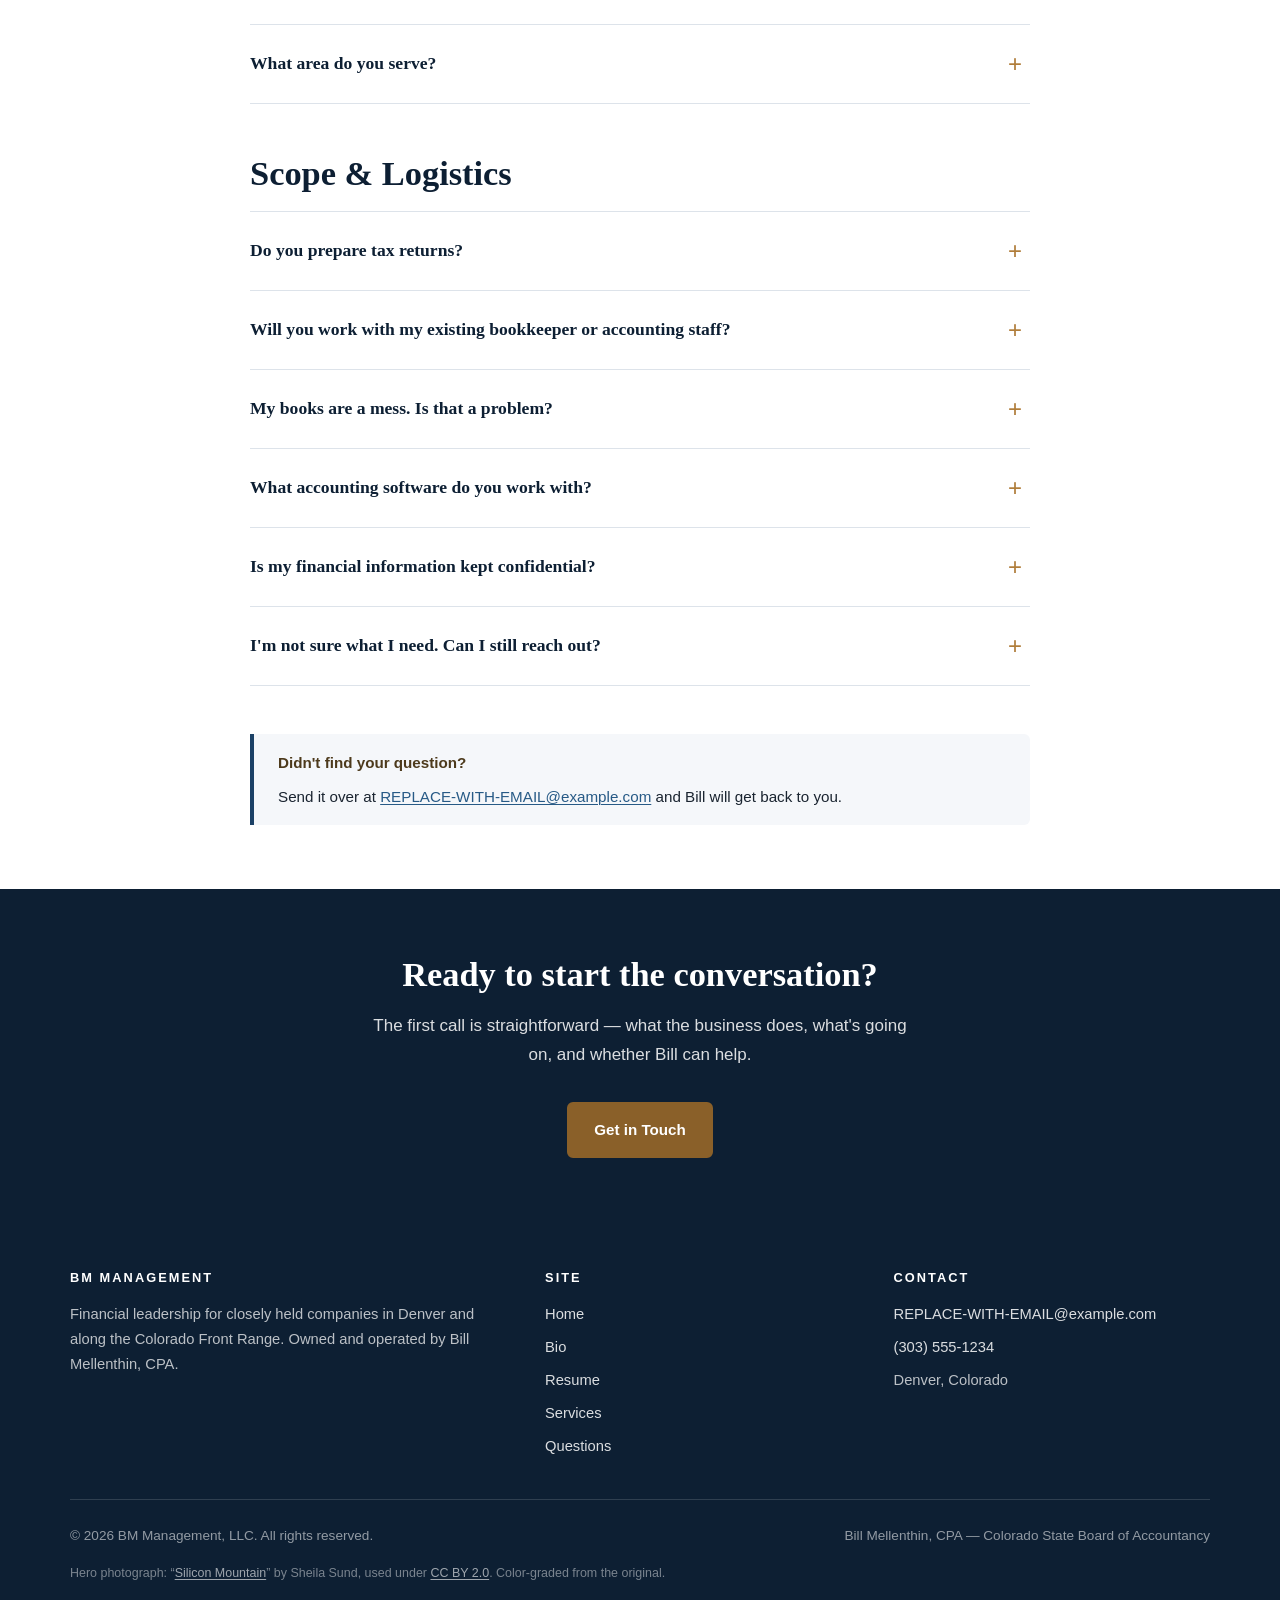
<file: archive/pre-niche-2026-07-24/questions.html>
<!DOCTYPE html>
<html lang="en">
<head>
  <meta charset="utf-8">
  <meta name="viewport" content="width=device-width, initial-scale=1">
  <title>Questions &mdash; BM Management | Bill Mellenthin, CPA</title>
  <meta name="description" content="Common questions about working with BM Management and Bill Mellenthin, CPA — what he does, how engagements work, who he serves, and how to get started.">
  <link rel="stylesheet" href="assets/css/styles.css">
</head>
<body>

<a class="skip-link" href="#main">Skip to main content</a>

<header class="site-header">
  <div class="header-inner">
    <a class="brand" href="index.html">
      <span class="brand-mark" aria-hidden="true">BM</span>
      <span class="brand-text">
        <span class="brand-name">BM Management</span>
        <span class="brand-sub">Bill Mellenthin, CPA &middot; Denver, CO</span>
      </span>
    </a>

    <button class="nav-toggle" type="button" aria-expanded="false" aria-controls="site-nav" aria-label="Open menu">
      &#9776;
    </button>

    <nav class="site-nav" id="site-nav" aria-label="Main">
      <ul>
        <li><a href="index.html">Home</a></li>
        <li><a href="bio.html">Bio</a></li>
        <li><a href="resume.html">Resume</a></li>
        <li><a href="services.html">Services</a></li>
        <li><a href="questions.html" aria-current="page">Questions</a></li>
      </ul>
    </nav>
  </div>
</header>

<main id="main">

  <section class="page-hero">
    <h1>Questions</h1>
    <hr class="hero-rule">
    <p>Straightforward answers to what business owners usually ask first.</p>
  </section>

  <section class="section">
    <div class="container--narrow">

      <!-- ==================================================================
           DRAFT NOTE — DELETE THIS ENTIRE <div class="note"> BLOCK
           once Bill has reviewed and reworded the answers.
           ================================================================== -->
      <div class="note" style="margin-bottom:var(--s-5);">
        <strong>Draft placeholder.</strong> These questions and answers are a first pass for
        Bill to edit. Answers marked <em>[ ]</em> need his input &mdash; particularly anything
        about fees, availability, and service area.
      </div>
      <!-- ================= END DRAFT NOTE ================= -->

      <!-- ===== Group 1 ===== -->
      <h2 class="faq-group-title">About BM Management</h2>
      <div class="faq">

        <details>
          <summary>What is BM Management?</summary>
          <div class="faq-body">
            <p>
              BM Management is the practice through which Bill Mellenthin, CPA provides
              financial leadership and accounting services. The name is short for Bill
              Mellenthin Management. It is a single-member Colorado limited liability company,
              owned entirely by Bill &mdash; there are no partners, outside investors, or
              silent owners.
            </p>
            <p>
              In practice that means the person you talk to is the person doing the work.
              Engagements are not staffed out to junior associates, and nothing is passed
              along to someone you have never met.
            </p>
          </div>
        </details>

        <details>
          <summary>Who would I be contracting with?</summary>
          <div class="faq-body">
            <p>
              BM Management, LLC &mdash; the Colorado limited liability company &mdash; not Bill
              personally. Engagement letters, invoices, and payments are all in the company's
              name. If your accounts payable process needs a W-9, insurance certificate, or
              vendor form completed, just ask and it will be sent over.
            </p>
          </div>
        </details>

        <details>
          <summary>Is BM Management a CPA firm?</summary>
          <div class="faq-body">
            <p>
              [ Bill to confirm the exact wording here &mdash; this one has real regulatory
              weight. Colorado places specific requirements on who may hold out as a
              &ldquo;CPA firm,&rdquo; on firm registration with the State Board of
              Accountancy, and on the use of the CPA designation in a business name.
              Bill knows these rules far better than a website draft does, and he should
              set this answer himself. ]
            </p>
            <p>
              Bill personally is a Certified Public Accountant licensed by the Colorado State
              Board of Accountancy.
            </p>
          </div>
        </details>

        <details>
          <summary>What does a CPA actually do for a business like mine?</summary>
          <div class="faq-body">
            <p>
              It depends on what you need. Some owners want reliable financial statements and a
              clean set of books. Others need someone to interpret those numbers &mdash; where
              the margin is going, whether the cash will be there in ninety days, what a lender
              will think. Bill does both, and the conversation usually starts by figuring out
              which one you're actually asking for.
            </p>
          </div>
        </details>

        <details>
          <summary>What kind of experience does Bill bring?</summary>
          <div class="faq-body">
            <p>
              Well over twenty years. He began as a CPA in a public accounting firm, then served
              as Chief Financial Officer in aerospace manufacturing and in cannabusinesses, and
              as Director of Finance in hospitality and food &amp; beverage. Much of that work
              was in companies going through acquisitions, reorganization, refinancing, or fast
              growth &mdash; environments where the finance function has to change alongside the
              business.
            </p>
            <p><a href="bio.html">Read the full bio</a> or <a href="resume.html">view the resume</a>.</p>
          </div>
        </details>

        <details>
          <summary>Is Bill a licensed CPA?</summary>
          <div class="faq-body">
            <p>
              Yes. Bill is credentialed as a Certified Public Accountant by the Colorado State
              Board of Accountancy, and he holds an undergraduate degree in Business
              Administration from the University of Colorado at Boulder.
            </p>
          </div>
        </details>

        <details>
          <summary>What industries has Bill worked in?</summary>
          <div class="faq-body">
            <p>
              Public accounting, aerospace manufacturing, hospitality, food &amp; beverage, and
              cannabusiness &mdash; along with the closely held companies he served during his
              years in public accounting. That mix means he has seen inventory-heavy
              manufacturing, thin-margin service operations, and heavily regulated industries,
              and he knows the accounting problems are rarely as different as they look.
            </p>
          </div>
        </details>

      </div>

      <!-- ===== Group 2 ===== -->
      <h2 class="faq-group-title">Working Together</h2>
      <div class="faq">

        <details>
          <summary>Do I need a full-time CFO, or something smaller?</summary>
          <div class="faq-body">
            <p>
              Most growing businesses need CFO-level thinking long before they need a full-time
              CFO salary. A fractional arrangement gives you the judgment when it matters &mdash;
              monthly reporting, planning, lender conversations &mdash; without carrying the
              position year-round. If the business genuinely needs someone full time, Bill will
              tell you that too.
            </p>
          </div>
        </details>

        <details>
          <summary>How do engagements usually work?</summary>
          <div class="faq-body">
            <p>Three common shapes:</p>
            <ul>
              <li><strong>Ongoing</strong> &mdash; a recurring monthly commitment.</li>
              <li><strong>Project-based</strong> &mdash; a defined scope with a defined end.</li>
              <li><strong>Interim</strong> &mdash; filling a CFO or controller seat during a search.</li>
            </ul>
            <p>More detail is on the <a href="services.html">Services</a> page.</p>
          </div>
        </details>

        <details>
          <summary>What does it cost?</summary>
          <div class="faq-body">
            <p>
              [ Bill to complete. Options: an hourly rate, a monthly retainer range, a
              fixed project fee, or simply &ldquo;fees depend on scope and are agreed in
              writing before work begins.&rdquo; ]
            </p>
          </div>
        </details>

        <details>
          <summary>How do we get started?</summary>
          <div class="faq-body">
            <p>
              Reach out with a short note about your business and what prompted the call. Bill
              will follow up to talk it through &mdash; no charge for that first conversation
              &mdash; and if it's a fit, he'll put a scope and fee in writing before any work
              starts.
            </p>
          </div>
        </details>

        <details>
          <summary>Do you work remotely, or on-site?</summary>
          <div class="faq-body">
            <p>
              [ Bill to confirm. Suggested: &ldquo;Both. Most work can be done remotely,
              and on-site time in the Denver metro area can be arranged when it's useful
              &mdash; particularly early in an engagement.&rdquo; ]
            </p>
          </div>
        </details>

        <details>
          <summary>What area do you serve?</summary>
          <div class="faq-body">
            <p>
              [ Bill to confirm. Suggested: &ldquo;Based in Denver and serving businesses
              throughout Colorado's Front Range, with remote engagements elsewhere.&rdquo; ]
            </p>
          </div>
        </details>

      </div>

      <!-- ===== Group 3 ===== -->
      <h2 class="faq-group-title">Scope &amp; Logistics</h2>
      <div class="faq">

        <details>
          <summary>Do you prepare tax returns?</summary>
          <div class="faq-body">
            <p>
              [ Bill to confirm &mdash; this is an important one to get right. Suggested if he
              does not: &ldquo;Bill's focus is financial leadership, reporting, and accounting
              operations rather than tax preparation. He works alongside your existing tax CPA,
              and can recommend one if you need it.&rdquo; ]
            </p>
          </div>
        </details>

        <details>
          <summary>Will you work with my existing bookkeeper or accounting staff?</summary>
          <div class="faq-body">
            <p>
              Yes &mdash; that's often the best arrangement. Bill frequently works above an
              existing bookkeeper or accounting team, providing the review, structure, and
              senior judgment while the day-to-day stays in place. Part of the job is leaving
              that team more capable than he found it.
            </p>
          </div>
        </details>

        <details>
          <summary>My books are a mess. Is that a problem?</summary>
          <div class="faq-body">
            <p>
              No. It's one of the most common reasons someone calls. Cleaning up records,
              reconciling accounts that haven't been touched in a while, and getting to a
              trustworthy starting balance is ordinary work &mdash; and it's the necessary first
              step before any reporting means anything.
            </p>
          </div>
        </details>

        <details>
          <summary>What accounting software do you work with?</summary>
          <div class="faq-body">
            <p>
              [ Bill to confirm the specific systems he wants listed &mdash; e.g. QuickBooks,
              NetSuite, Sage, or a particular ERP. Suggested closing line: &ldquo;He is
              system-agnostic and has implemented and worked in a range of platforms; if you're
              outgrowing yours, evaluating the next one is itself something he can help
              with.&rdquo; ]
            </p>
          </div>
        </details>

        <details>
          <summary>Is my financial information kept confidential?</summary>
          <div class="faq-body">
            <p>
              Yes. As a licensed CPA, Bill is bound by the professional and ethical standards of
              the Colorado State Board of Accountancy, including the confidentiality of client
              information. A confidentiality agreement can be put in place before any records are
              shared.
            </p>
          </div>
        </details>

        <details>
          <summary>I'm not sure what I need. Can I still reach out?</summary>
          <div class="faq-body">
            <p>
              Absolutely. &ldquo;Something feels off in the numbers and I don't know what&rdquo;
              is a perfectly good reason to call. Sorting out what the actual question is tends
              to be the first useful thing that happens.
            </p>
          </div>
        </details>

      </div>

      <!-- ===== Still have questions ===== -->
      <div class="note" style="margin-top:var(--s-5); background:var(--surface-2); border-left-color:var(--navy-700); color:var(--ink);">
        <p style="margin-bottom:0.5rem;"><strong>Didn't find your question?</strong></p>
        <p>
          <!-- TODO: replace with Bill's real email address -->
          Send it over at <a href="mailto:REPLACE-WITH-EMAIL@example.com">REPLACE-WITH-EMAIL@example.com</a>
          and Bill will get back to you.
        </p>
      </div>

    </div>
  </section>

  <section class="section section--navy cta-band">
    <div class="container--narrow">
      <h2>Ready to start the conversation?</h2>
      <p>The first call is straightforward &mdash; what the business does, what's going on, and whether Bill can help.</p>
      <!-- TODO: replace with Bill's real email address -->
      <a class="btn btn--primary" href="mailto:REPLACE-WITH-EMAIL@example.com">Get in Touch</a>
    </div>
  </section>

</main>

<footer class="site-footer">
  <div class="footer-grid">
    <div>
      <h4>BM Management</h4>
      <p>
        Financial leadership for closely held companies in Denver and along the
        Colorado Front Range. Owned and operated by Bill Mellenthin, CPA.
      </p>
    </div>
    <div>
      <h4>Site</h4>
      <ul>
        <li><a href="index.html">Home</a></li>
        <li><a href="bio.html">Bio</a></li>
        <li><a href="resume.html">Resume</a></li>
        <li><a href="services.html">Services</a></li>
        <li><a href="questions.html">Questions</a></li>
      </ul>
    </div>
    <div>
      <h4>Contact</h4>
      <ul>
        <!-- TODO: replace both placeholders with Bill's real contact details -->
        <li><a href="mailto:REPLACE-WITH-EMAIL@example.com">REPLACE-WITH-EMAIL@example.com</a></li>
        <li><a href="tel:+13035551234">(303) 555-1234</a></li>
        <li>Denver, Colorado</li>
      </ul>
    </div>
  </div>
  <div class="footer-bottom">
    <!-- TODO: confirm the exact registered name on the Colorado Secretary of
         State filing and match it here character for character. -->
    <span>&copy; 2026 BM Management, LLC. All rights reserved.</span>
    <span>Bill Mellenthin, CPA &mdash; Colorado State Board of Accountancy</span>
  </div>
  <p class="photo-credit">
    Hero photograph: &ldquo;<a href="https://commons.wikimedia.org/wiki/File:Silicon_Mountain.jpg">Silicon Mountain</a>&rdquo;
    by Sheila Sund, used under <a href="https://creativecommons.org/licenses/by/2.0/">CC BY 2.0</a>. Color-graded from the original.
  </p>
</footer>

<script src="assets/js/main.js"></script>
</body>
</html>
</file>
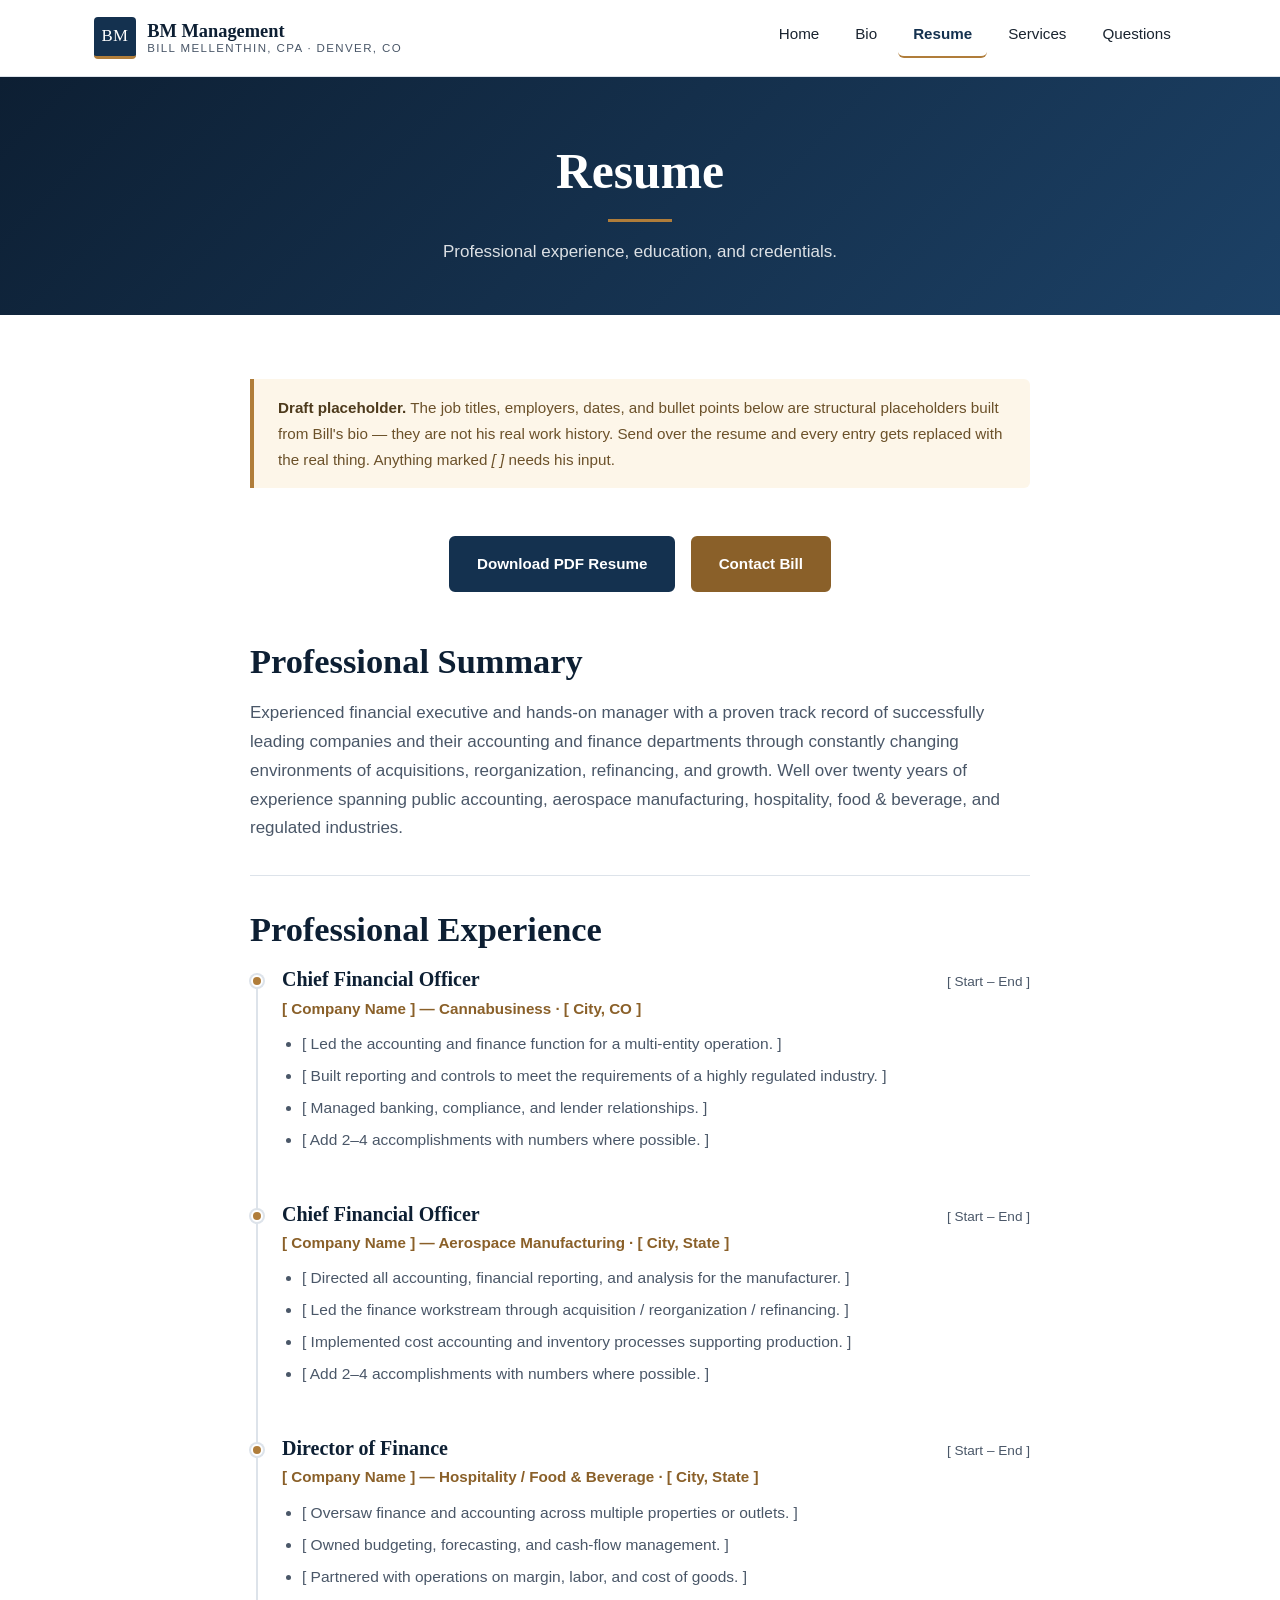
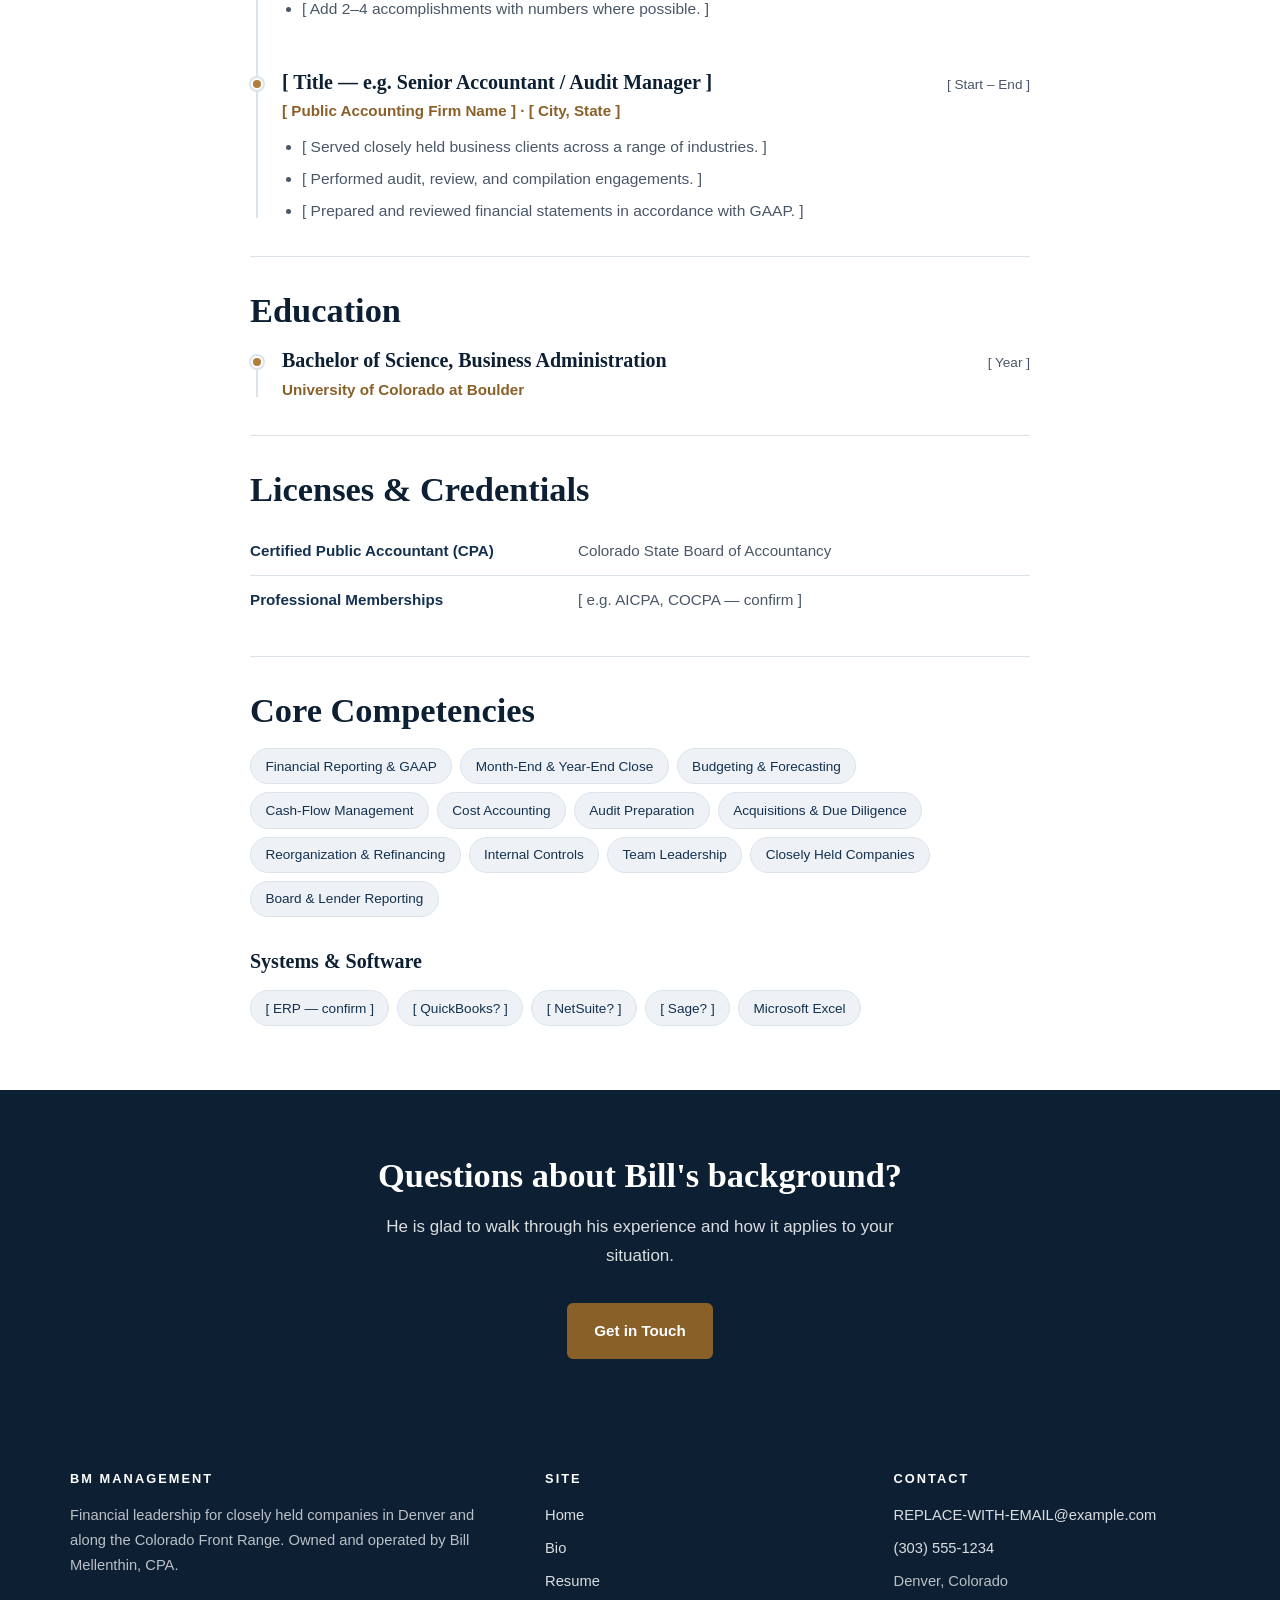
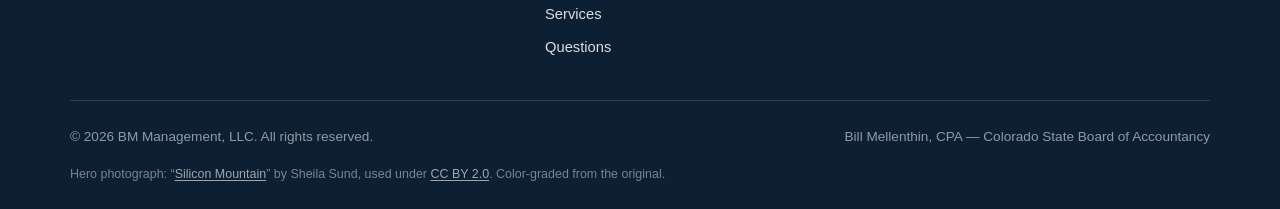
<file: archive/pre-niche-2026-07-24/resume.html>
<!DOCTYPE html>
<html lang="en">
<head>
  <meta charset="utf-8">
  <meta name="viewport" content="width=device-width, initial-scale=1">
  <title>Resume &mdash; Bill Mellenthin, CPA | BM Management</title>
  <meta name="description" content="Professional resume of Bill Mellenthin, CPA, owner of BM Management — CFO and Director of Finance experience, public accounting background, education and credentials.">
  <link rel="stylesheet" href="assets/css/styles.css">
</head>
<body>

<a class="skip-link" href="#main">Skip to main content</a>

<header class="site-header">
  <div class="header-inner">
    <a class="brand" href="index.html">
      <span class="brand-mark" aria-hidden="true">BM</span>
      <span class="brand-text">
        <span class="brand-name">BM Management</span>
        <span class="brand-sub">Bill Mellenthin, CPA &middot; Denver, CO</span>
      </span>
    </a>

    <button class="nav-toggle" type="button" aria-expanded="false" aria-controls="site-nav" aria-label="Open menu">
      &#9776;
    </button>

    <nav class="site-nav" id="site-nav" aria-label="Main">
      <ul>
        <li><a href="index.html">Home</a></li>
        <li><a href="bio.html">Bio</a></li>
        <li><a href="resume.html" aria-current="page">Resume</a></li>
        <li><a href="services.html">Services</a></li>
        <li><a href="questions.html">Questions</a></li>
      </ul>
    </nav>
  </div>
</header>

<main id="main">

  <section class="page-hero">
    <h1>Resume</h1>
    <hr class="hero-rule">
    <p>Professional experience, education, and credentials.</p>
  </section>

  <section class="section">
    <div class="container--narrow">

      <!-- ==================================================================
           DRAFT NOTE — DELETE THIS ENTIRE <div class="note"> BLOCK
           once Bill's actual resume has been dropped in below.
           ================================================================== -->
      <div class="note" style="margin-bottom:var(--s-5);">
        <strong>Draft placeholder.</strong> The job titles, employers, dates, and bullet points
        below are structural placeholders built from Bill's bio &mdash; they are not his real
        work history. Send over the resume and every entry gets replaced with the real thing.
        Anything marked <em>[ ]</em> needs his input.
      </div>
      <!-- ================= END DRAFT NOTE ================= -->

      <div class="resume-actions">
        <!-- TODO: drop the real PDF at assets/bill-mellenthin-resume.pdf and this link works -->
        <a class="btn btn--navy" href="assets/bill-mellenthin-resume.pdf" download>Download PDF Resume</a>
        <a class="btn btn--primary" href="mailto:REPLACE-WITH-EMAIL@example.com">Contact Bill</a>
      </div>

      <!-- ===== Summary ===== -->
      <h2>Professional Summary</h2>
      <p style="color:var(--ink-soft);">
        Experienced financial executive and hands-on manager with a proven track record of
        successfully leading companies and their accounting and finance departments through
        constantly changing environments of acquisitions, reorganization, refinancing, and
        growth. Well over twenty years of experience spanning public accounting, aerospace
        manufacturing, hospitality, food &amp; beverage, and regulated industries.
      </p>

      <hr>

      <!-- ===== Experience ===== -->
      <h2>Professional Experience</h2>

      <div class="timeline">

        <article class="job">
          <div class="job-head">
            <h3>Chief Financial Officer</h3>
            <span class="job-dates">[ Start &ndash; End ]</span>
          </div>
          <p class="job-org">[ Company Name ] &mdash; Cannabusiness &middot; [ City, CO ]</p>
          <ul>
            <li>[ Led the accounting and finance function for a multi-entity operation. ]</li>
            <li>[ Built reporting and controls to meet the requirements of a highly regulated industry. ]</li>
            <li>[ Managed banking, compliance, and lender relationships. ]</li>
            <li>[ Add 2&ndash;4 accomplishments with numbers where possible. ]</li>
          </ul>
        </article>

        <article class="job">
          <div class="job-head">
            <h3>Chief Financial Officer</h3>
            <span class="job-dates">[ Start &ndash; End ]</span>
          </div>
          <p class="job-org">[ Company Name ] &mdash; Aerospace Manufacturing &middot; [ City, State ]</p>
          <ul>
            <li>[ Directed all accounting, financial reporting, and analysis for the manufacturer. ]</li>
            <li>[ Led the finance workstream through acquisition / reorganization / refinancing. ]</li>
            <li>[ Implemented cost accounting and inventory processes supporting production. ]</li>
            <li>[ Add 2&ndash;4 accomplishments with numbers where possible. ]</li>
          </ul>
        </article>

        <article class="job">
          <div class="job-head">
            <h3>Director of Finance</h3>
            <span class="job-dates">[ Start &ndash; End ]</span>
          </div>
          <p class="job-org">[ Company Name ] &mdash; Hospitality / Food &amp; Beverage &middot; [ City, State ]</p>
          <ul>
            <li>[ Oversaw finance and accounting across multiple properties or outlets. ]</li>
            <li>[ Owned budgeting, forecasting, and cash-flow management. ]</li>
            <li>[ Partnered with operations on margin, labor, and cost of goods. ]</li>
            <li>[ Add 2&ndash;4 accomplishments with numbers where possible. ]</li>
          </ul>
        </article>

        <article class="job">
          <div class="job-head">
            <h3>[ Title &mdash; e.g. Senior Accountant / Audit Manager ]</h3>
            <span class="job-dates">[ Start &ndash; End ]</span>
          </div>
          <p class="job-org">[ Public Accounting Firm Name ] &middot; [ City, State ]</p>
          <ul>
            <li>[ Served closely held business clients across a range of industries. ]</li>
            <li>[ Performed audit, review, and compilation engagements. ]</li>
            <li>[ Prepared and reviewed financial statements in accordance with GAAP. ]</li>
          </ul>
        </article>

      </div>

      <hr>

      <!-- ===== Education (confirmed from bio) ===== -->
      <h2>Education</h2>
      <div class="timeline">
        <article class="job">
          <div class="job-head">
            <h3>Bachelor of Science, Business Administration</h3>
            <span class="job-dates">[ Year ]</span>
          </div>
          <p class="job-org">University of Colorado at Boulder</p>
        </article>
      </div>

      <hr>

      <!-- ===== Credentials (confirmed from bio) ===== -->
      <h2>Licenses &amp; Credentials</h2>
      <dl class="facts">
        <div>
          <dt>Certified Public Accountant (CPA)</dt>
          <dd>Colorado State Board of Accountancy</dd>
        </div>
        <div>
          <dt>Professional Memberships</dt>
          <dd>[ e.g. AICPA, COCPA &mdash; confirm ]</dd>
        </div>
      </dl>

      <hr>

      <!-- ===== Skills ===== -->
      <h2>Core Competencies</h2>
      <ul class="pills">
        <li>Financial Reporting &amp; GAAP</li>
        <li>Month-End &amp; Year-End Close</li>
        <li>Budgeting &amp; Forecasting</li>
        <li>Cash-Flow Management</li>
        <li>Cost Accounting</li>
        <li>Audit Preparation</li>
        <li>Acquisitions &amp; Due Diligence</li>
        <li>Reorganization &amp; Refinancing</li>
        <li>Internal Controls</li>
        <li>Team Leadership</li>
        <li>Closely Held Companies</li>
        <li>Board &amp; Lender Reporting</li>
      </ul>

      <h3 style="margin-top:var(--s-4);">Systems &amp; Software</h3>
      <ul class="pills">
        <!-- TODO: confirm which of these Bill actually wants listed -->
        <li>[ ERP &mdash; confirm ]</li>
        <li>[ QuickBooks? ]</li>
        <li>[ NetSuite? ]</li>
        <li>[ Sage? ]</li>
        <li>Microsoft Excel</li>
      </ul>

    </div>
  </section>

  <section class="section section--navy cta-band">
    <div class="container--narrow">
      <h2>Questions about Bill's background?</h2>
      <p>He is glad to walk through his experience and how it applies to your situation.</p>
      <!-- TODO: replace with Bill's real email address -->
      <a class="btn btn--primary" href="mailto:REPLACE-WITH-EMAIL@example.com">Get in Touch</a>
    </div>
  </section>

</main>

<footer class="site-footer">
  <div class="footer-grid">
    <div>
      <h4>BM Management</h4>
      <p>
        Financial leadership for closely held companies in Denver and along the
        Colorado Front Range. Owned and operated by Bill Mellenthin, CPA.
      </p>
    </div>
    <div>
      <h4>Site</h4>
      <ul>
        <li><a href="index.html">Home</a></li>
        <li><a href="bio.html">Bio</a></li>
        <li><a href="resume.html">Resume</a></li>
        <li><a href="services.html">Services</a></li>
        <li><a href="questions.html">Questions</a></li>
      </ul>
    </div>
    <div>
      <h4>Contact</h4>
      <ul>
        <!-- TODO: replace both placeholders with Bill's real contact details -->
        <li><a href="mailto:REPLACE-WITH-EMAIL@example.com">REPLACE-WITH-EMAIL@example.com</a></li>
        <li><a href="tel:+13035551234">(303) 555-1234</a></li>
        <li>Denver, Colorado</li>
      </ul>
    </div>
  </div>
  <div class="footer-bottom">
    <!-- TODO: confirm the exact registered name on the Colorado Secretary of
         State filing and match it here character for character. -->
    <span>&copy; 2026 BM Management, LLC. All rights reserved.</span>
    <span>Bill Mellenthin, CPA &mdash; Colorado State Board of Accountancy</span>
  </div>
  <p class="photo-credit">
    Hero photograph: &ldquo;<a href="https://commons.wikimedia.org/wiki/File:Silicon_Mountain.jpg">Silicon Mountain</a>&rdquo;
    by Sheila Sund, used under <a href="https://creativecommons.org/licenses/by/2.0/">CC BY 2.0</a>. Color-graded from the original.
  </p>
</footer>

<script src="assets/js/main.js"></script>
</body>
</html>
</file>
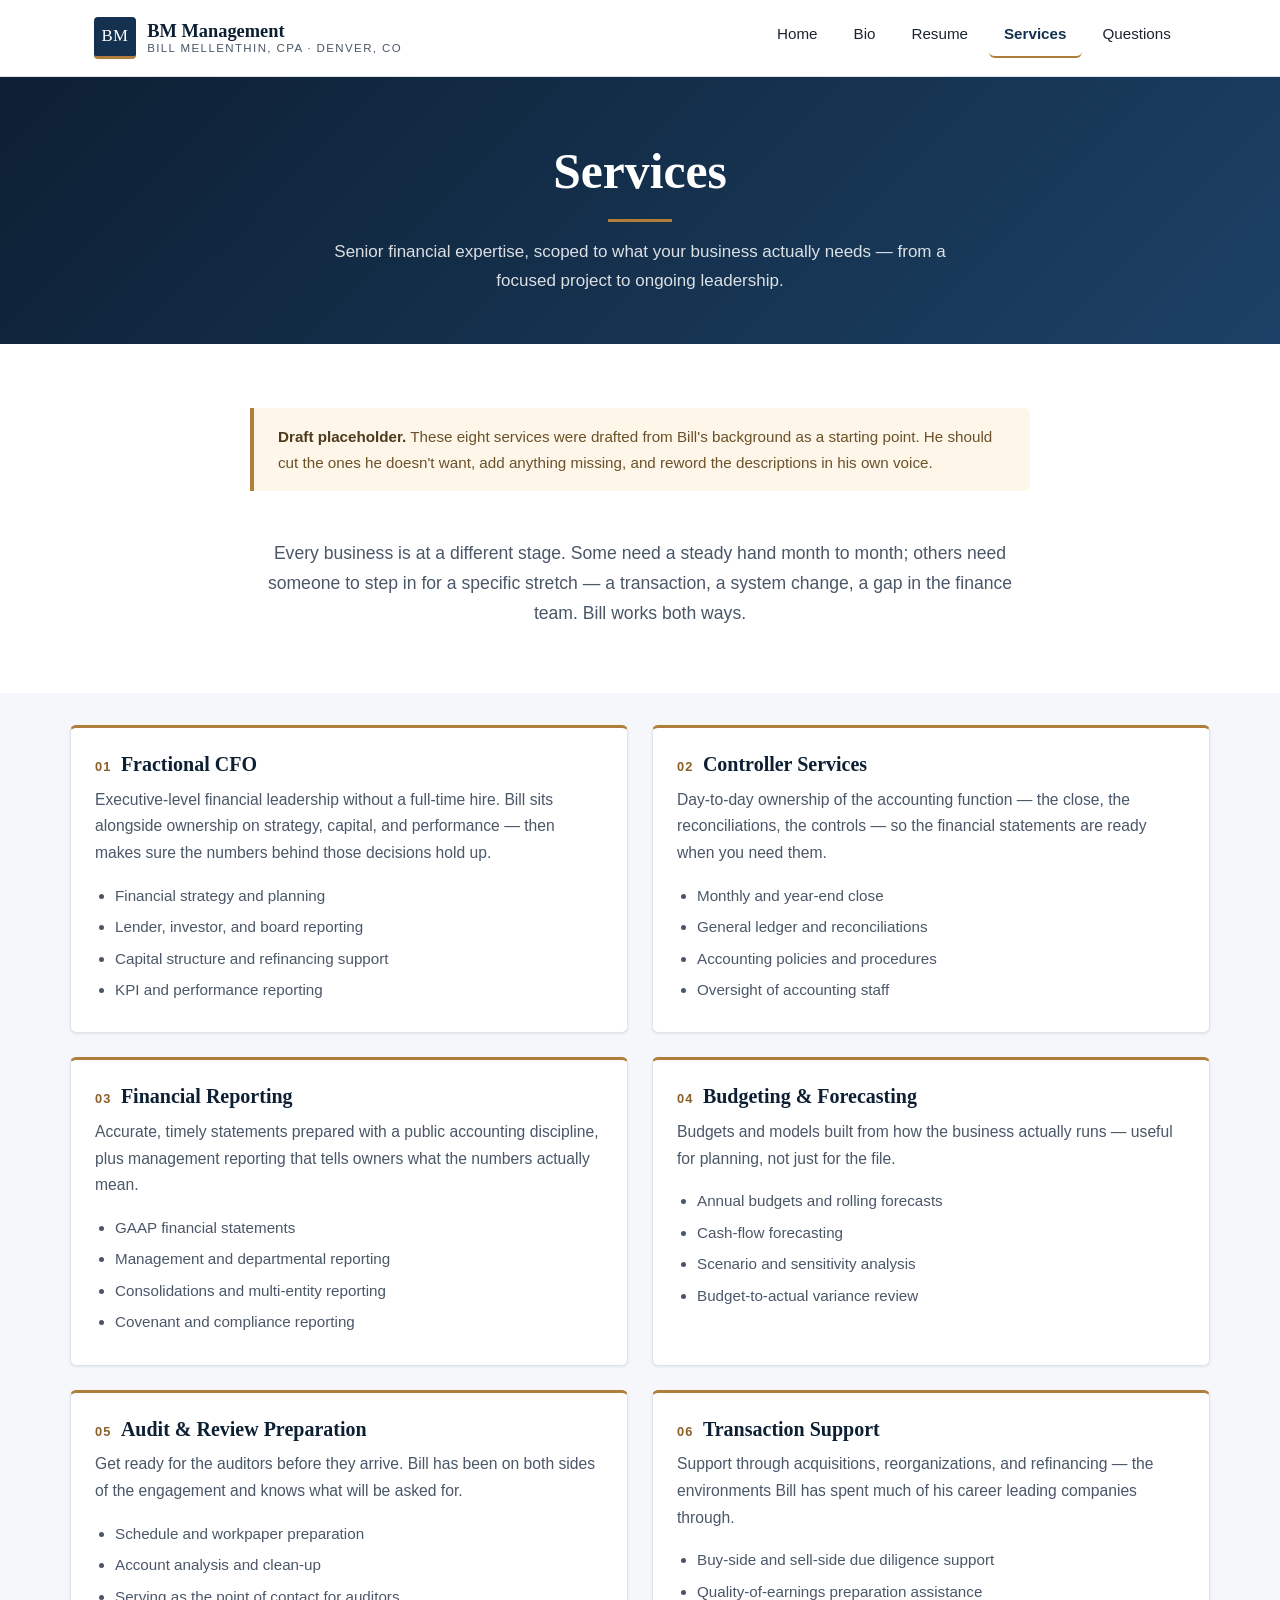
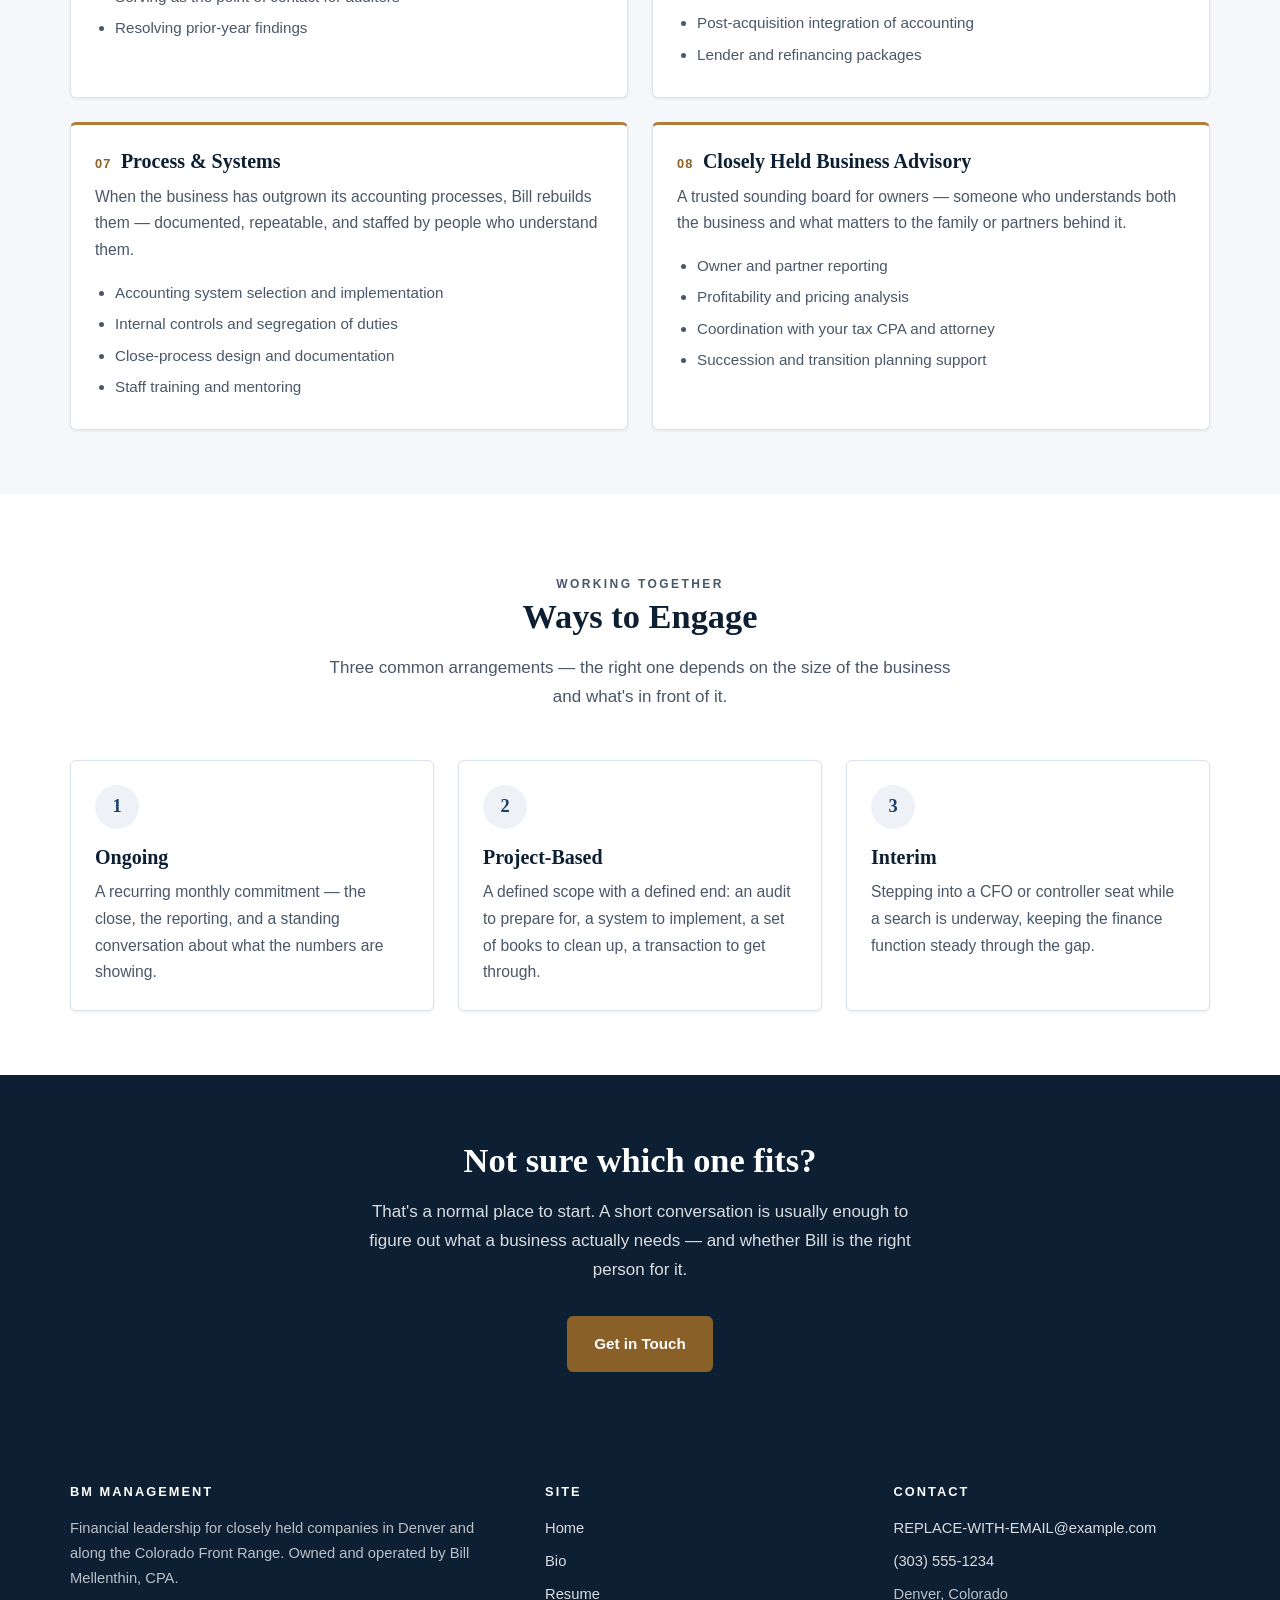
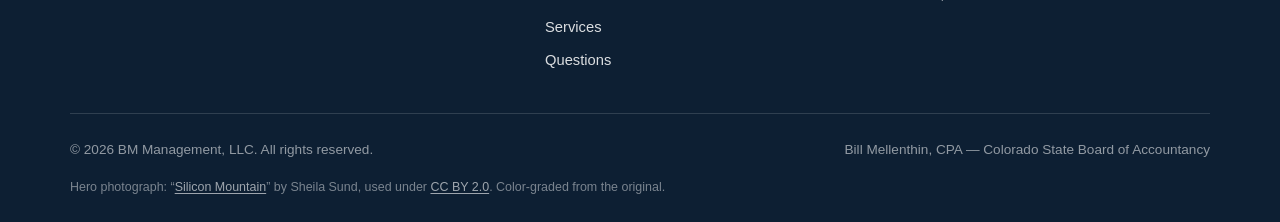
<file: archive/pre-niche-2026-07-24/services.html>
<!DOCTYPE html>
<html lang="en">
<head>
  <meta charset="utf-8">
  <meta name="viewport" content="width=device-width, initial-scale=1">
  <title>Services &mdash; BM Management | Bill Mellenthin, CPA</title>
  <meta name="description" content="Services from BM Management: fractional CFO and controller work, financial reporting, budgeting and forecasting, audit preparation, and transaction support for closely held companies in Denver, Colorado.">
  <link rel="stylesheet" href="assets/css/styles.css">
</head>
<body>

<a class="skip-link" href="#main">Skip to main content</a>

<header class="site-header">
  <div class="header-inner">
    <a class="brand" href="index.html">
      <span class="brand-mark" aria-hidden="true">BM</span>
      <span class="brand-text">
        <span class="brand-name">BM Management</span>
        <span class="brand-sub">Bill Mellenthin, CPA &middot; Denver, CO</span>
      </span>
    </a>

    <button class="nav-toggle" type="button" aria-expanded="false" aria-controls="site-nav" aria-label="Open menu">
      &#9776;
    </button>

    <nav class="site-nav" id="site-nav" aria-label="Main">
      <ul>
        <li><a href="index.html">Home</a></li>
        <li><a href="bio.html">Bio</a></li>
        <li><a href="resume.html">Resume</a></li>
        <li><a href="services.html" aria-current="page">Services</a></li>
        <li><a href="questions.html">Questions</a></li>
      </ul>
    </nav>
  </div>
</header>

<main id="main">

  <section class="page-hero">
    <h1>Services</h1>
    <hr class="hero-rule">
    <p>Senior financial expertise, scoped to what your business actually needs &mdash; from a focused project to ongoing leadership.</p>
  </section>

  <section class="section">
    <div class="container--narrow">

      <!-- ==================================================================
           DRAFT NOTE — DELETE THIS ENTIRE <div class="note"> BLOCK
           once Bill has confirmed which services he wants to offer.
           ================================================================== -->
      <div class="note" style="margin-bottom:var(--s-5);">
        <strong>Draft placeholder.</strong> These eight services were drafted from Bill's
        background as a starting point. He should cut the ones he doesn't want, add anything
        missing, and reword the descriptions in his own voice.
      </div>
      <!-- ================= END DRAFT NOTE ================= -->

      <p style="text-align:center; color:var(--ink-soft); font-size:1.1rem;">
        Every business is at a different stage. Some need a steady hand month to month; others
        need someone to step in for a specific stretch &mdash; a transaction, a system change, a
        gap in the finance team. Bill works both ways.
      </p>
    </div>
  </section>

  <section class="section section--tint" style="padding-top:var(--s-4);">
    <div class="container">
      <div class="service-list">

        <article class="card card--accent service">
          <h3><span class="num">01</span> Fractional CFO</h3>
          <p>
            Executive-level financial leadership without a full-time hire. Bill sits alongside
            ownership on strategy, capital, and performance &mdash; then makes sure the numbers
            behind those decisions hold up.
          </p>
          <ul>
            <li>Financial strategy and planning</li>
            <li>Lender, investor, and board reporting</li>
            <li>Capital structure and refinancing support</li>
            <li>KPI and performance reporting</li>
          </ul>
        </article>

        <article class="card card--accent service">
          <h3><span class="num">02</span> Controller Services</h3>
          <p>
            Day-to-day ownership of the accounting function &mdash; the close, the reconciliations,
            the controls &mdash; so the financial statements are ready when you need them.
          </p>
          <ul>
            <li>Monthly and year-end close</li>
            <li>General ledger and reconciliations</li>
            <li>Accounting policies and procedures</li>
            <li>Oversight of accounting staff</li>
          </ul>
        </article>

        <article class="card card--accent service">
          <h3><span class="num">03</span> Financial Reporting</h3>
          <p>
            Accurate, timely statements prepared with a public accounting discipline, plus
            management reporting that tells owners what the numbers actually mean.
          </p>
          <ul>
            <li>GAAP financial statements</li>
            <li>Management and departmental reporting</li>
            <li>Consolidations and multi-entity reporting</li>
            <li>Covenant and compliance reporting</li>
          </ul>
        </article>

        <article class="card card--accent service">
          <h3><span class="num">04</span> Budgeting &amp; Forecasting</h3>
          <p>
            Budgets and models built from how the business actually runs &mdash; useful for
            planning, not just for the file.
          </p>
          <ul>
            <li>Annual budgets and rolling forecasts</li>
            <li>Cash-flow forecasting</li>
            <li>Scenario and sensitivity analysis</li>
            <li>Budget-to-actual variance review</li>
          </ul>
        </article>

        <article class="card card--accent service">
          <h3><span class="num">05</span> Audit &amp; Review Preparation</h3>
          <p>
            Get ready for the auditors before they arrive. Bill has been on both sides of the
            engagement and knows what will be asked for.
          </p>
          <ul>
            <li>Schedule and workpaper preparation</li>
            <li>Account analysis and clean-up</li>
            <li>Serving as the point of contact for auditors</li>
            <li>Resolving prior-year findings</li>
          </ul>
        </article>

        <article class="card card--accent service">
          <h3><span class="num">06</span> Transaction Support</h3>
          <p>
            Support through acquisitions, reorganizations, and refinancing &mdash; the
            environments Bill has spent much of his career leading companies through.
          </p>
          <ul>
            <li>Buy-side and sell-side due diligence support</li>
            <li>Quality-of-earnings preparation assistance</li>
            <li>Post-acquisition integration of accounting</li>
            <li>Lender and refinancing packages</li>
          </ul>
        </article>

        <article class="card card--accent service">
          <h3><span class="num">07</span> Process &amp; Systems</h3>
          <p>
            When the business has outgrown its accounting processes, Bill rebuilds them &mdash;
            documented, repeatable, and staffed by people who understand them.
          </p>
          <ul>
            <li>Accounting system selection and implementation</li>
            <li>Internal controls and segregation of duties</li>
            <li>Close-process design and documentation</li>
            <li>Staff training and mentoring</li>
          </ul>
        </article>

        <article class="card card--accent service">
          <h3><span class="num">08</span> Closely Held Business Advisory</h3>
          <p>
            A trusted sounding board for owners &mdash; someone who understands both the business
            and what matters to the family or partners behind it.
          </p>
          <ul>
            <li>Owner and partner reporting</li>
            <li>Profitability and pricing analysis</li>
            <li>Coordination with your tax CPA and attorney</li>
            <li>Succession and transition planning support</li>
          </ul>
        </article>

      </div>
    </div>
  </section>

  <!-- ===== Engagement models ===== -->
  <section class="section">
    <div class="container">
      <div class="section-head">
        <p class="eyebrow">Working Together</p>
        <h2>Ways to Engage</h2>
        <p>Three common arrangements &mdash; the right one depends on the size of the business and what's in front of it.</p>
      </div>

      <div class="grid grid--3">
        <article class="card">
          <div class="card-icon" aria-hidden="true">1</div>
          <h3>Ongoing</h3>
          <p>
            A recurring monthly commitment &mdash; the close, the reporting, and a standing
            conversation about what the numbers are showing.
          </p>
        </article>
        <article class="card">
          <div class="card-icon" aria-hidden="true">2</div>
          <h3>Project-Based</h3>
          <p>
            A defined scope with a defined end: an audit to prepare for, a system to implement,
            a set of books to clean up, a transaction to get through.
          </p>
        </article>
        <article class="card">
          <div class="card-icon" aria-hidden="true">3</div>
          <h3>Interim</h3>
          <p>
            Stepping into a CFO or controller seat while a search is underway, keeping the
            finance function steady through the gap.
          </p>
        </article>
      </div>
    </div>
  </section>

  <section class="section section--navy cta-band">
    <div class="container--narrow">
      <h2>Not sure which one fits?</h2>
      <p>
        That's a normal place to start. A short conversation is usually enough to figure out
        what a business actually needs &mdash; and whether Bill is the right person for it.
      </p>
      <!-- TODO: replace with Bill's real email address -->
      <a class="btn btn--primary" href="mailto:REPLACE-WITH-EMAIL@example.com">Get in Touch</a>
    </div>
  </section>

</main>

<footer class="site-footer">
  <div class="footer-grid">
    <div>
      <h4>BM Management</h4>
      <p>
        Financial leadership for closely held companies in Denver and along the
        Colorado Front Range. Owned and operated by Bill Mellenthin, CPA.
      </p>
    </div>
    <div>
      <h4>Site</h4>
      <ul>
        <li><a href="index.html">Home</a></li>
        <li><a href="bio.html">Bio</a></li>
        <li><a href="resume.html">Resume</a></li>
        <li><a href="services.html">Services</a></li>
        <li><a href="questions.html">Questions</a></li>
      </ul>
    </div>
    <div>
      <h4>Contact</h4>
      <ul>
        <!-- TODO: replace both placeholders with Bill's real contact details -->
        <li><a href="mailto:REPLACE-WITH-EMAIL@example.com">REPLACE-WITH-EMAIL@example.com</a></li>
        <li><a href="tel:+13035551234">(303) 555-1234</a></li>
        <li>Denver, Colorado</li>
      </ul>
    </div>
  </div>
  <div class="footer-bottom">
    <!-- TODO: confirm the exact registered name on the Colorado Secretary of
         State filing and match it here character for character. -->
    <span>&copy; 2026 BM Management, LLC. All rights reserved.</span>
    <span>Bill Mellenthin, CPA &mdash; Colorado State Board of Accountancy</span>
  </div>
  <p class="photo-credit">
    Hero photograph: &ldquo;<a href="https://commons.wikimedia.org/wiki/File:Silicon_Mountain.jpg">Silicon Mountain</a>&rdquo;
    by Sheila Sund, used under <a href="https://creativecommons.org/licenses/by/2.0/">CC BY 2.0</a>. Color-graded from the original.
  </p>
</footer>

<script src="assets/js/main.js"></script>
</body>
</html>
</file>
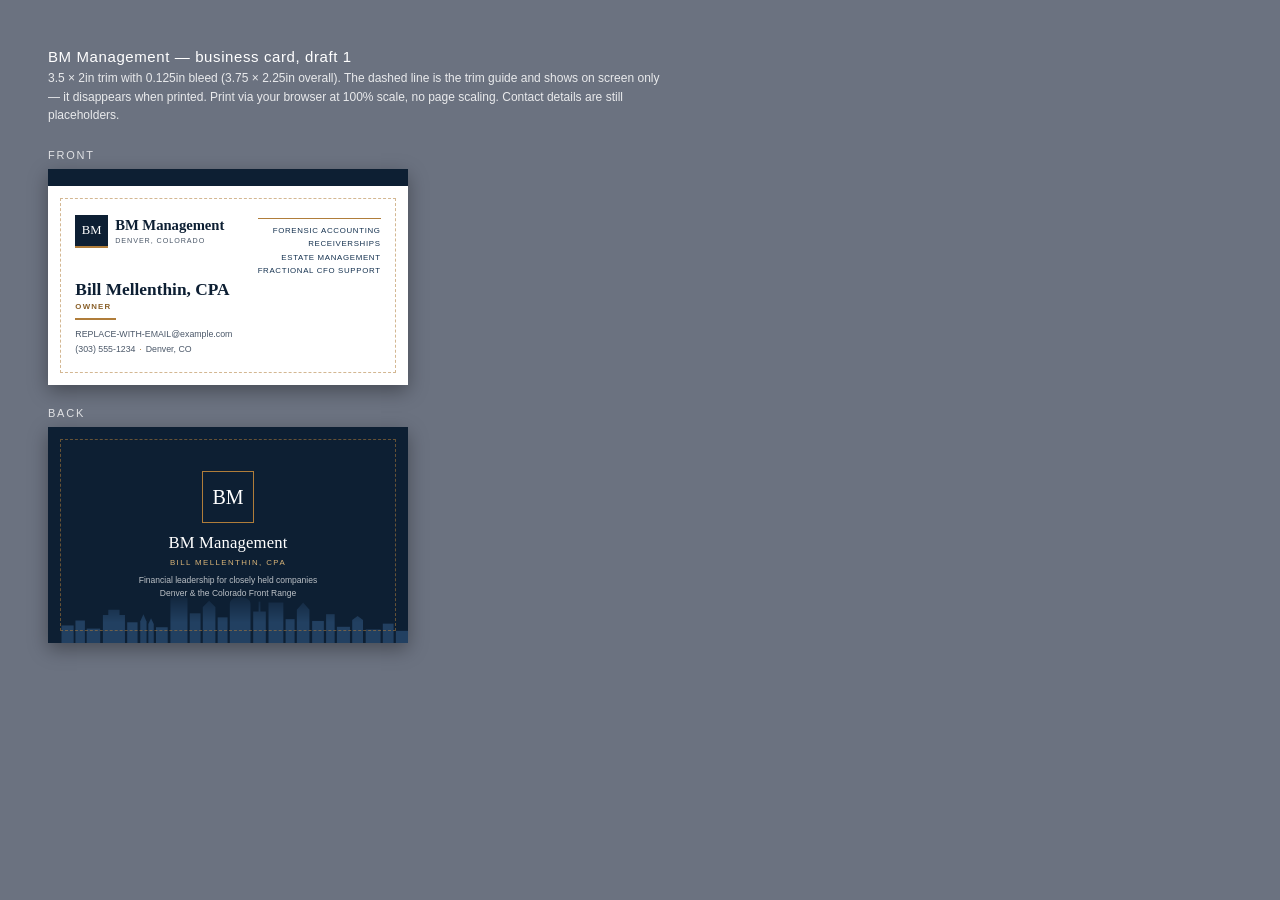
<file: archive/pre-niche-2026-07-24/print/business-card.html>
<!DOCTYPE html>
<html lang="en">
<head>
<meta charset="utf-8">
<meta name="viewport" content="width=device-width, initial-scale=1">
<title>Business Card — BM Management</title>
<style>
/* ==========================================================================
   BM MANAGEMENT — BUSINESS CARD
   Two-sided, print-ready. 3.5 x 2in trim + 0.125in bleed = 3.75 x 2.25in.

   Everything is set in INCHES, not pixels, so it prints at true size at any
   DPI. Do not convert these to px.

   The design tokens below mirror assets/css/styles.css. They are duplicated
   rather than linked so this file can be sent to a printer on its own —
   if the site palette changes, change it here too.
   ========================================================================== */

:root {
  --navy-900: #0d1f33;
  --navy-800: #14314f;
  --navy-700: #1c4166;
  --accent:    #b07d3a;
  --accent-dk: #8a6029;
  --accent-lt: #d9b478;
  --ink:       #1a2430;
  --ink-soft:  #4a5768;
  --line:      #dde3ea;

  --font-serif: "Iowan Old Style", "Palatino Linotype", Palatino, "Book Antiqua", Georgia, serif;
  --font-sans:  -apple-system, BlinkMacSystemFont, "Segoe UI", Roboto, "Helvetica Neue", Arial, sans-serif;

  /* Card geometry — change in one place */
  --trim-w: 3.5in;
  --trim-h: 2in;
  --bleed:  0.125in;   /* printer trims into this; nothing important inside it */
  --safe:   0.16in;    /* keep all content this far inside the trim edge */
}

* { box-sizing: border-box; }

/* --------------------------------------------------------------------------
   Screen preview chrome (hidden when printing)
   -------------------------------------------------------------------------- */
body {
  margin: 0;
  padding: 0.5in;
  background: #6b7280;
  font-family: var(--font-sans);
  color: #fff;
}

.sheet-title { font-size: 15px; letter-spacing: .04em; margin: 0 0 4px; }
.sheet-note  { font-size: 12px; opacity: .85; margin: 0 0 24px; max-width: 6.5in; line-height: 1.55; }
.side-label  { font-size: 11px; letter-spacing: .16em; text-transform: uppercase; opacity: .8; margin: 22px 0 8px; }

/* --------------------------------------------------------------------------
   The card itself
   -------------------------------------------------------------------------- */
.card {
  position: relative;
  width:  calc(var(--trim-w) + var(--bleed) * 2);
  height: calc(var(--trim-h) + var(--bleed) * 2);
  padding: calc(var(--bleed) + var(--safe));
  overflow: hidden;
  background: #fff;
  color: var(--ink);
  font-family: var(--font-sans);
  display: flex;
  flex-direction: column;
  /* screen-only shadow, removed for print */
  box-shadow: 0 6px 18px rgba(0,0,0,.35);
}

/* Trim-line guide — screen only, so you can see where the cut lands */
.card::after {
  content: "";
  position: absolute;
  inset: var(--bleed);
  border: 1px dashed rgba(176,125,58,.55);
  pointer-events: none;
}

/* ============================ FRONT ============================ */

.card-front { border-top: calc(var(--bleed) + 0.055in) solid var(--navy-900); }

/* the navy band bleeds off the top edge; nudge content back down */
.card-front .row-top { margin-top: 0.02in; }

.row-top {
  display: flex;
  justify-content: space-between;
  align-items: flex-start;
  gap: 0.14in;
}

/* --- identity, top left --- */
/* flex-shrink:0 on both sides of the top row, or the wordmark wraps to two
   lines when it competes with the service list for space. */
.identity { display: flex; align-items: center; gap: 0.075in; flex: 0 0 auto; }

.monogram {
  width: 0.34in; height: 0.34in;
  flex: 0 0 0.34in;
  background: var(--navy-900);
  color: #fff;
  font-family: var(--font-serif);
  font-size: 9.5pt;
  letter-spacing: .01em;
  display: flex;
  align-items: center;
  justify-content: center;
  border-bottom: 0.028in solid var(--accent);
}

.wordmark {
  font-family: var(--font-serif);
  font-size: 11pt;
  font-weight: 600;
  color: var(--navy-900);
  line-height: 1.06;
  letter-spacing: -0.002em;
  white-space: nowrap;
}
.wordmark-sub {
  font-size: 5.4pt;
  letter-spacing: .13em;
  text-transform: uppercase;
  color: var(--ink-soft);
  margin-top: 0.022in;
}

/* --- service lines, top right (as requested) --- */
/* A single bronze rule caps the block, echoing the .hero-rule on the site.
   An earlier draft put a small rule before every line — against a ragged
   right-aligned edge the dashes read as scattered rather than as a list. */
.services {
  list-style: none;
  margin: 0.03in 0 0;
  padding: 0.055in 0 0;
  text-align: right;
  flex: 0 0 auto;
  border-top: 0.014in solid var(--accent);
}
.services li {
  font-size: 5.9pt;
  letter-spacing: .085em;
  text-transform: uppercase;
  color: var(--navy-800);
  line-height: 1.68;
  white-space: nowrap;
}

/* --- name block, bottom left --- */
.spacer { flex: 1 1 auto; }

.name {
  font-family: var(--font-serif);
  font-size: 13pt;
  font-weight: 600;
  color: var(--navy-900);
  line-height: 1.1;
}
.role {
  font-size: 5.9pt;
  letter-spacing: .15em;
  text-transform: uppercase;
  color: var(--accent-dk);
  margin-top: 0.028in;
  font-weight: 600;
}

.rule {
  width: 0.42in;
  height: 0.019in;
  background: var(--accent);
  margin: 0.075in 0;
}

.contact {
  font-size: 6.6pt;
  line-height: 1.72;
  color: var(--ink-soft);
}
.contact a { color: inherit; text-decoration: none; }
.contact .sep { color: var(--accent); margin: 0 0.04in; }

/* ============================ BACK ============================= */

.card-back {
  background: var(--navy-900);
  color: #fff;
  align-items: center;
  justify-content: center;
  text-align: center;
  padding-top: 0.3in;
}

/* Denver skyline strip — skyline-card.svg, drawn for this card specifically.
   The website's hero SVG was used here at first and looked wrong: its
   buildings (#16233a) are near-identical to this card's navy (#0d1f33) so
   the silhouettes disappeared, while its warm window lights stayed visible.
   The result read as random pale boxes scattered on navy. The card strip has
   no windows and a fill light enough to actually register.
   Masked at the top so it dissolves into the navy instead of ending on a
   hard horizon line behind the tagline. */
.card-back .skyline {
  position: absolute;
  left: 0; right: 0; bottom: 0;
  width: 100%;
  height: auto;          /* strip is 1600x240; let it size to its own ratio */
  opacity: .5;
  -webkit-mask-image: linear-gradient(to bottom, transparent 0%, #000 62%);
          mask-image: linear-gradient(to bottom, transparent 0%, #000 62%);
}

.back-inner { position: relative; z-index: 2; }

.monogram-lg {
  width: 0.54in; height: 0.54in;
  margin: 0 auto 0.1in;
  background: transparent;
  border: 0.014in solid var(--accent);
  color: #fff;
  font-family: var(--font-serif);
  font-size: 15pt;
  display: flex;
  align-items: center;
  justify-content: center;
}

.back-name {
  font-family: var(--font-serif);
  font-size: 12.5pt;
  color: #fff;
  letter-spacing: .01em;
}
.back-tag {
  font-size: 5.9pt;
  letter-spacing: .18em;
  text-transform: uppercase;
  color: var(--accent-lt);
  margin-top: 0.055in;
}
.back-line {
  font-size: 6.4pt;
  color: rgba(255,255,255,.72);
  margin-top: 0.075in;
  line-height: 1.5;
}

/* --------------------------------------------------------------------------
   PRINT
   One card per page at exact trim+bleed size, guides removed.
   -------------------------------------------------------------------------- */
@page {
  size: 3.75in 2.25in;   /* trim + bleed */
  margin: 0;
}

@media print {
  body { padding: 0; background: #fff; }
  .sheet-title, .sheet-note, .side-label { display: none !important; }

  .card {
    box-shadow: none;
    margin: 0;
    page-break-after: always;
    break-after: page;
  }
  .card:last-of-type { page-break-after: auto; break-after: auto; }
  .card::after { display: none; }   /* no trim guide on the real thing */

  /* make sure the navy actually prints rather than being dropped as background */
  .card-back, .monogram, .card-front { -webkit-print-color-adjust: exact; print-color-adjust: exact; }
}
</style>
</head>
<body>

<p class="sheet-title">BM Management — business card, draft 1</p>
<p class="sheet-note">
  3.5 &times; 2in trim with 0.125in bleed (3.75 &times; 2.25in overall). The dashed
  line is the trim guide and shows on screen only &mdash; it disappears when printed.
  Print via your browser at 100% scale, no page scaling. Contact details are still
  placeholders.
</p>

<p class="side-label">Front</p>

<!-- ======================= FRONT ======================= -->
<div class="card card-front">

  <div class="row-top">
    <div class="identity">
      <div class="monogram">BM</div>
      <div>
        <div class="wordmark">BM Management</div>
        <div class="wordmark-sub">Denver, Colorado</div>
      </div>
    </div>

    <!-- Service lines, top right -->
    <ul class="services">
      <li>Forensic Accounting</li>
      <li>Receiverships</li>
      <li>Estate Management</li>
      <li>Fractional CFO Support</li>
    </ul>
  </div>

  <div class="spacer"></div>

  <div class="name">Bill Mellenthin, CPA</div>
  <!-- TODO: confirm the title. "Owner" is accurate for a single-member LLC;
       "Principal" or "Owner &amp; Principal" also work. -->
  <div class="role">Owner</div>

  <div class="rule"></div>

  <div class="contact">
    <!-- TODO: replace all three with real details -->
    <a href="mailto:REPLACE-WITH-EMAIL@example.com">REPLACE-WITH-EMAIL@example.com</a><br>
    <span>(303) 555-1234</span><span class="sep">&middot;</span><span>Denver, CO</span>
  </div>

</div>

<p class="side-label">Back</p>

<!-- ======================== BACK ======================== -->
<div class="card card-back">
  <img class="skyline" src="skyline-card.svg" alt="">
  <div class="back-inner">
    <div class="monogram-lg">BM</div>
    <div class="back-name">BM Management</div>
    <div class="back-tag">Bill Mellenthin, CPA</div>
    <div class="back-line">
      Financial leadership for closely held companies<br>
      Denver &amp; the Colorado Front Range
    </div>
  </div>
</div>

</body>
</html>
</file>
<file: assets/css/styles.css>
/* ==========================================================================
   Bill Mellenthin, CPA — site styles
   Single stylesheet shared by all five pages.
   Sections: 1 Tokens · 2 Base · 3 Header/Nav · 4 Hero · 5 Layout · 6 Components
             7 Page-specific · 8 Footer · 9 Responsive · 10 Accessibility
   ========================================================================== */

/* --------------------------------------------------------------------------
   1. Design tokens — change colors/spacing here and the whole site follows
   -------------------------------------------------------------------------- */
:root {
  /* Brand palette */
  --navy-900: #0d1f33;
  --navy-800: #14314f;
  --navy-700: #1c4166;
  --navy-600: #275a86;
  /* Bronze/gold. Three weights, each with a checked contrast job:
     --accent     decorative only (rules, borders, dots) — 3.6:1 on white,
                  fine for non-text but NOT safe for small text
     --accent-dk  the text/button weight — 5.6:1 on white, passes AA
     --accent-lt  for use on dark — 9.6:1 on --navy-900, and 5.1:1 or better
                  on the hero photo at every tested viewport width */
  --accent:     #b07d3a;
  --accent-dk:  #8a6029;
  --accent-dkr: #6d4b20;   /* hover state for accent-dk */
  /* Lightened from #d9b478 on 2026-08-10. Measured against the actual rendered
     hero (not a model), the old value put the hero eyebrow at 4.46:1 — just
     under the 4.5 AA threshold for small text. This value clears it. */
  --accent-lt:  #e0c089;

  /* Neutrals */
  --ink:        #1a2430;   /* body text */
  --ink-soft:   #4a5768;   /* secondary text */
  --line:       #dde3ea;
  --surface:    #ffffff;
  --surface-2:  #f5f7fa;
  --surface-3:  #eef2f7;

  /* Typography */
  --font-serif: "Iowan Old Style", "Palatino Linotype", Palatino, "Book Antiqua", Georgia, serif;
  --font-sans:  -apple-system, BlinkMacSystemFont, "Segoe UI", Roboto, "Helvetica Neue", Arial, sans-serif;

  /* Spacing scale */
  --s-1: 0.5rem;
  --s-2: 1rem;
  --s-3: 1.5rem;
  --s-4: 2rem;
  --s-5: 3rem;
  --s-6: 4rem;
  --s-7: 6rem;

  /* Other */
  --radius: 6px;
  --shadow-sm: 0 1px 3px rgba(13, 31, 51, 0.08);
  --shadow-md: 0 4px 16px rgba(13, 31, 51, 0.10);
  --shadow-lg: 0 12px 32px rgba(13, 31, 51, 0.14);
  --maxw: 1140px;
  --maxw-narrow: 780px;
}

/* --------------------------------------------------------------------------
   2. Base
   -------------------------------------------------------------------------- */
*, *::before, *::after { box-sizing: border-box; }

html { scroll-behavior: smooth; }

body {
  margin: 0;
  font-family: var(--font-sans);
  font-size: 1.0625rem;      /* 17px — comfortable default */
  line-height: 1.7;
  color: var(--ink);
  background: var(--surface);
  -webkit-font-smoothing: antialiased;
}

h1, h2, h3, h4 {
  font-family: var(--font-serif);
  color: var(--navy-900);
  line-height: 1.25;
  margin: 0 0 var(--s-2);
  font-weight: 600;
}

h1 { font-size: clamp(2.1rem, 4.5vw, 3.1rem); }
h2 { font-size: clamp(1.6rem, 3vw, 2.15rem); }
h3 { font-size: 1.25rem; }
h4 { font-size: 1.05rem; }

p  { margin: 0 0 var(--s-2); }
p:last-child { margin-bottom: 0; }

a { color: var(--navy-600); text-decoration-thickness: 1px; text-underline-offset: 2px; }
a:hover { color: var(--accent-dk); }

img { max-width: 100%; height: auto; display: block; }

ul, ol { margin: 0 0 var(--s-2); padding-left: 1.25rem; }
li { margin-bottom: 0.35rem; }

hr { border: 0; border-top: 1px solid var(--line); margin: var(--s-4) 0; }

/* --------------------------------------------------------------------------
   3. Header + navigation
   -------------------------------------------------------------------------- */
.site-header {
  position: sticky;
  top: 0;
  z-index: 50;
  background: rgba(255, 255, 255, 0.96);
  backdrop-filter: saturate(180%) blur(8px);
  border-bottom: 1px solid var(--line);
}

.header-inner {
  max-width: var(--maxw);
  margin: 0 auto;
  padding: 0 var(--s-3);
  display: flex;
  align-items: center;
  justify-content: space-between;
  min-height: 76px;
  gap: var(--s-3);
}

.brand {
  display: flex;
  align-items: center;
  gap: 0.7rem;
  text-decoration: none;
  color: inherit;
}
.brand:hover { color: inherit; }

.brand-mark {
  width: 42px; height: 42px;
  flex: 0 0 42px;
  border-radius: 4px;
  background: var(--navy-800);
  color: #fff;
  font-family: var(--font-serif);
  font-size: 1.05rem;
  letter-spacing: 0.02em;
  display: grid;
  place-items: center;
  border-bottom: 3px solid var(--accent);
}

.brand-text { display: flex; flex-direction: column; line-height: 1.2; }
.brand-name {
  font-family: var(--font-serif);
  font-size: 1.15rem;
  font-weight: 600;
  color: var(--navy-900);
}
.brand-sub {
  font-size: 0.72rem;
  letter-spacing: 0.12em;
  text-transform: uppercase;
  color: var(--ink-soft);
}

.nav-toggle {
  display: none;
  background: none;
  border: 1px solid var(--line);
  border-radius: var(--radius);
  padding: 0.55rem 0.7rem;
  cursor: pointer;
  color: var(--navy-800);
  font-size: 1.15rem;
  line-height: 1;
}

.site-nav ul {
  list-style: none;
  display: flex;
  gap: 0.35rem;
  margin: 0;
  padding: 0;
}

.site-nav a {
  display: block;
  padding: 0.55rem 0.95rem;
  border-radius: var(--radius);
  text-decoration: none;
  color: var(--ink);
  font-size: 0.95rem;
  font-weight: 500;
  border-bottom: 2px solid transparent;
  transition: background-color 0.15s ease, color 0.15s ease;
}

.site-nav a:hover { background: var(--surface-2); color: var(--navy-700); }

/* The current page carries the same filled background as the hover state, so
   it reads as "you are here" without needing to be hovered. The bronze
   underline stays on top of it: background alone would leave the current page
   indistinguishable from whatever the mouse happens to be resting on, and
   would be invisible to anyone who can't perceive the fill. */
.site-nav a[aria-current="page"] {
  background: var(--surface-2);
  color: var(--navy-800);
  border-bottom-color: var(--accent);
  font-weight: 600;
}

/* Hovering the page you're already on still gives feedback — one step darker. */
.site-nav a[aria-current="page"]:hover {
  background: var(--surface-3);
  color: var(--navy-800);
}

/* --------------------------------------------------------------------------
   4. Hero
   -------------------------------------------------------------------------- */
.hero {
  position: relative;
  /* Photograph: "Silicon Mountain" by Sheila Sund, CC BY 2.0 (see footer credit).
     The file has been colour-graded before upload — a graduated ND on the sky
     and, more importantly, a highlight rolloff on the sunlit tower faces, which
     were blown to pure white and were the real obstacle to legible text.

     The overlay gets HEAVIER toward the bottom, which is the opposite of the
     usual instinct: the sky is already graded down, while the brightest pixels
     in the frame are the lit buildings in the lower half.

     The top stop was raised from 0.55 to 0.64 on 2026-08-10: measured against
     the REAL RENDER (not a model), the gold eyebrow near the top of the hero
     was landing at 4.24:1 on wide viewports — under the 4.5 AA threshold.

     HOW TO VERIFY THIS PROPERLY: render the page twice, once normally and once
     with `.hero-inner *{visibility:hidden}`, and read background luminance from
     the text-hidden copy. Sampling the normal render alone is WRONG — the
     anti-aliased edges of the glyphs get counted as background and the numbers
     come out nonsensical (white text appearing to sit on white).
     Measured figures are in docs/ACCESSIBILITY-AND-FUTURE-IDEAS.txt.
     If this photo is ever swapped, re-measure the same way. */
  background-image:
    linear-gradient(
      rgba(8, 20, 35, 0.64) 0%,
      rgba(8, 20, 35, 0.70) 50%,
      rgba(8, 20, 35, 0.76) 100%),
    url("../images/hero-denver-rockies.jpg");
  background-size: cover;
  background-position: center 58%;
  color: #fff;
  padding: var(--s-7) var(--s-3);
  text-align: center;
}

.hero-inner { max-width: 820px; margin: 0 auto; }

.hero-eyebrow {
  font-size: 0.78rem;
  letter-spacing: 0.22em;
  text-transform: uppercase;
  color: var(--accent-lt);
  margin-bottom: var(--s-2);
}

.hero h1 { color: #fff; margin-bottom: var(--s-2); }

/* "CPA" sits on its own line beneath the name. Letterspaced so three letters
   still carry weight at this size.
   The text-indent matters: letter-spacing adds trailing space after the LAST
   letter too, which drags centered text visibly off-centre. Indenting by the
   same amount puts it back. */
.hero h1 .hero-cred {
  display: block;
  margin-top: 0.6rem;
  font-family: var(--font-sans);
  font-size: clamp(1rem, 1.8vw, 1.2rem);
  font-weight: 600;
  letter-spacing: 0.36em;
  text-indent: 0.36em;
  text-transform: uppercase;
  color: var(--accent-lt);
}

.hero-rule {
  width: 64px;
  height: 3px;
  background: var(--accent);
  margin: var(--s-2) auto var(--s-3);
  border: 0;
}

.hero-lede {
  font-size: clamp(1.05rem, 2vw, 1.2rem);
  color: rgba(255, 255, 255, 0.92);
  max-width: 640px;
  margin: 0 auto var(--s-4);
}

.hero-actions {
  display: flex;
  flex-wrap: wrap;
  gap: var(--s-2);
  justify-content: center;
}

/* Slim hero used on interior pages */
.page-hero {
  background: var(--navy-900);
  background-image: linear-gradient(135deg, var(--navy-900), var(--navy-700));
  color: #fff;
  padding: var(--s-6) var(--s-3) var(--s-5);
  text-align: center;
}
.page-hero h1 { color: #fff; margin-bottom: 0.35rem; }
.page-hero p {
  color: rgba(255, 255, 255, 0.85);
  max-width: 640px;
  margin: var(--s-2) auto 0;
}
.page-hero .hero-rule { margin-bottom: 0; }

/* --------------------------------------------------------------------------
   5. Layout
   -------------------------------------------------------------------------- */
.section { padding: var(--s-6) var(--s-3); }
.section--tint { background: var(--surface-2); }
.section--navy { background: var(--navy-900); color: rgba(255,255,255,0.9); }
.section--navy h2 { color: #fff; }

.container { max-width: var(--maxw); margin: 0 auto; }
.container--narrow { max-width: var(--maxw-narrow); margin: 0 auto; }

.section-head { text-align: center; margin-bottom: var(--s-5); }
.section-head p {
  color: var(--ink-soft);
  max-width: 640px;
  margin: var(--s-2) auto 0;
}

.eyebrow {
  font-size: 0.75rem;
  letter-spacing: 0.2em;
  text-transform: uppercase;
  color: var(--accent-dk);
  font-weight: 600;
  margin-bottom: 0.6rem;
}

.grid { display: grid; gap: var(--s-3); }
.grid--2 { grid-template-columns: repeat(2, 1fr); }
.grid--3 { grid-template-columns: repeat(3, 1fr); }
.grid--4 { grid-template-columns: repeat(4, 1fr); }

/* --------------------------------------------------------------------------
   6. Components
   -------------------------------------------------------------------------- */

/* Buttons */
.btn {
  display: inline-block;
  padding: 0.8rem 1.6rem;
  border-radius: var(--radius);
  font-size: 0.95rem;
  font-weight: 600;
  text-decoration: none;
  border: 2px solid transparent;
  cursor: pointer;
  transition: background-color 0.15s ease, color 0.15s ease, border-color 0.15s ease;
}

/* Uses --accent-dk, not --accent: white on --accent is only 3.6:1 and the
   button label is small bold text, which needs 4.5:1. */
.btn--primary { background: var(--accent-dk); border-color: var(--accent-dk); color: #fff; }
.btn--primary:hover { background: var(--accent-dkr); border-color: var(--accent-dkr); color: #fff; }

.btn--outline { background: transparent; border-color: rgba(255,255,255,0.7); color: #fff; }
.btn--outline:hover { background: rgba(255,255,255,0.12); color: #fff; border-color: #fff; }

.btn--navy { background: var(--navy-800); border-color: var(--navy-800); color: #fff; }
.btn--navy:hover { background: var(--navy-700); border-color: var(--navy-700); color: #fff; }

/* Cards */
.card {
  background: var(--surface);
  border: 1px solid var(--line);
  border-radius: var(--radius);
  padding: var(--s-3);
  box-shadow: var(--shadow-sm);
}

.card--accent { border-top: 3px solid var(--accent); }

.card h3 { margin-bottom: 0.6rem; }
.card p { color: var(--ink-soft); font-size: 0.98rem; }

.card-icon {
  width: 44px; height: 44px;
  border-radius: 50%;
  background: var(--surface-3);
  color: var(--navy-700);
  display: grid;
  place-items: center;
  font-family: var(--font-serif);
  font-size: 1.15rem;
  font-weight: 600;
  margin-bottom: var(--s-2);
}

/* Stat strip */
.stats {
  display: grid;
  grid-template-columns: repeat(3, 1fr);
  gap: var(--s-3);
  text-align: center;
}
.stat-num {
  font-family: var(--font-serif);
  font-size: 2.4rem;
  color: var(--accent-lt);
  line-height: 1.1;
  display: block;
}
.stat-label {
  font-size: 0.85rem;
  letter-spacing: 0.08em;
  text-transform: uppercase;
  color: rgba(255,255,255,0.75);
}

/* Two-column media block */
.media {
  display: grid;
  grid-template-columns: 340px 1fr;
  gap: var(--s-5);
  align-items: start;
}

.portrait-frame {
  border-radius: var(--radius);
  overflow: hidden;
  box-shadow: var(--shadow-lg);
  border-bottom: 4px solid var(--accent);
  background: var(--surface-3);
}
.portrait-frame img {
  width: 100%;
  aspect-ratio: 4 / 5;
  object-fit: cover;
}

.portrait-caption {
  margin-top: var(--s-2);
  font-size: 0.85rem;
  color: var(--ink-soft);
  text-align: center;
}

/* Fact list (label / value rows) */
.facts { margin: 0; }
.facts div {
  display: flex;
  gap: var(--s-2);
  padding: 0.7rem 0;
  border-bottom: 1px solid var(--line);
  font-size: 0.95rem;
}
.facts div:last-child { border-bottom: 0; }
.facts dt {
  flex: 0 0 40%;
  font-weight: 600;
  color: var(--navy-800);
}
.facts dd { margin: 0; color: var(--ink-soft); }

/* Callout / note */
.note {
  background: #fdf6e9;
  border-left: 4px solid var(--accent);
  border-radius: 0 var(--radius) var(--radius) 0;
  padding: var(--s-2) var(--s-3);
  font-size: 0.95rem;
  color: #6b512a;
}
.note strong { color: #4d3a1c; }

/* Pills / tags */
.pills { display: flex; flex-wrap: wrap; gap: 0.5rem; padding: 0; margin: 0; list-style: none; }
.pills li {
  background: var(--surface-3);
  border: 1px solid var(--line);
  border-radius: 999px;
  padding: 0.35rem 0.9rem;
  font-size: 0.85rem;
  color: var(--navy-800);
  margin: 0;
}

/* CTA band */
.cta-band { text-align: center; }
.cta-band h2 { color: #fff; }
.cta-band p { color: rgba(255,255,255,0.85); max-width: 560px; margin: 0 auto var(--s-4); }

/* --------------------------------------------------------------------------
   7. Page-specific
   -------------------------------------------------------------------------- */

/* Resume — timeline */
.resume-actions {
  display: flex;
  gap: var(--s-2);
  flex-wrap: wrap;
  justify-content: center;
  margin-bottom: var(--s-5);
}

.timeline { position: relative; padding-left: var(--s-4); }
.timeline::before {
  content: "";
  position: absolute;
  left: 6px; top: 6px; bottom: 6px;
  width: 2px;
  background: var(--line);
}

.job { position: relative; margin-bottom: var(--s-5); }
.job:last-child { margin-bottom: 0; }
.job::before {
  content: "";
  position: absolute;
  left: calc(-1 * var(--s-4) + 1px);
  top: 8px;
  width: 12px; height: 12px;
  border-radius: 50%;
  background: var(--accent);
  border: 2px solid var(--surface);
  box-shadow: 0 0 0 2px var(--line);
}

.job-head {
  display: flex;
  flex-wrap: wrap;
  align-items: baseline;
  justify-content: space-between;
  gap: 0.5rem;
  margin-bottom: 0.15rem;
}
.job h3 { margin: 0; }
.job-dates {
  font-size: 0.85rem;
  color: var(--ink-soft);
  white-space: nowrap;
  font-variant-numeric: tabular-nums;
}
.job-org {
  color: var(--accent-dk);
  font-weight: 600;
  font-size: 0.95rem;
  margin-bottom: 0.6rem;
}
.job ul { color: var(--ink-soft); font-size: 0.97rem; }

/* Services */
.service-list { display: grid; gap: var(--s-3); grid-template-columns: repeat(2, 1fr); }
.service h3 { display: flex; align-items: baseline; gap: 0.6rem; }
.service h3 .num {
  font-size: 0.8rem;
  color: var(--accent-dk);   /* small text — needs the darker weight */
  font-family: var(--font-sans);
  font-weight: 700;
  letter-spacing: 0.08em;
}
.service ul { font-size: 0.95rem; color: var(--ink-soft); margin-top: 0.6rem; margin-bottom: 0; }

/* FAQ — <details>/<summary>, works without JavaScript */
.faq { border-top: 1px solid var(--line); }

.faq details {
  border-bottom: 1px solid var(--line);
}

.faq summary {
  cursor: pointer;
  padding: var(--s-3) 2.5rem var(--s-3) 0;
  position: relative;
  font-family: var(--font-serif);
  font-size: 1.1rem;
  font-weight: 600;
  color: var(--navy-900);
  list-style: none;
}
.faq summary::-webkit-details-marker { display: none; }

.faq summary::after {
  content: "+";
  position: absolute;
  right: 0.5rem;
  top: 50%;
  transform: translateY(-50%);
  font-family: var(--font-sans);
  font-size: 1.5rem;
  font-weight: 400;
  color: var(--accent);
  line-height: 1;
}
.faq details[open] summary::after { content: "\2013"; }

.faq summary:hover { color: var(--navy-600); }

.faq .faq-body {
  padding: 0 2.5rem var(--s-3) 0;
  color: var(--ink-soft);
  font-size: 0.98rem;
}

.faq-group-title {
  margin-top: var(--s-5);
  margin-bottom: var(--s-1);
  padding-bottom: 0.5rem;
}
.faq-group-title:first-of-type { margin-top: 0; }

/* --------------------------------------------------------------------------
   8. Footer
   -------------------------------------------------------------------------- */
.site-footer {
  background: var(--navy-900);
  color: rgba(255,255,255,0.72);
  padding: var(--s-5) var(--s-3) var(--s-3);
  font-size: 0.92rem;
}

.footer-grid {
  max-width: var(--maxw);
  margin: 0 auto;
  display: grid;
  grid-template-columns: 1.4fr 1fr 1fr;
  gap: var(--s-4);
}

.site-footer h3 {
  color: #fff;
  font-size: 0.8rem;
  letter-spacing: 0.16em;
  text-transform: uppercase;
  font-family: var(--font-sans);
  font-weight: 700;
  margin-bottom: var(--s-2);
}

.site-footer a { color: rgba(255,255,255,0.85); text-decoration: none; }
.site-footer a:hover { color: var(--accent-lt); text-decoration: underline; }

.site-footer ul { list-style: none; padding: 0; margin: 0; }
.site-footer li { margin-bottom: 0.5rem; }

.footer-bottom {
  max-width: var(--maxw);
  margin: var(--s-4) auto 0;
  padding-top: var(--s-3);
  border-top: 1px solid rgba(255,255,255,0.14);
  display: flex;
  flex-wrap: wrap;
  gap: var(--s-2);
  justify-content: space-between;
  font-size: 0.85rem;
  color: rgba(255,255,255,0.55);
}

/* Photo credit. The hero image is CC BY 2.0, which REQUIRES attribution —
   this line is a licence condition, not decoration. If the hero photo is
   ever replaced with one that needs no credit, remove it then and not before. */
.photo-credit {
  max-width: var(--maxw);
  margin: var(--s-2) auto 0;
  font-size: 0.78rem;
  color: rgba(255,255,255,0.50);
}
.photo-credit a { color: rgba(255,255,255,0.6); text-decoration: underline; }
.photo-credit a:hover { color: var(--accent-lt); }

/* --------------------------------------------------------------------------
   9. Responsive
   -------------------------------------------------------------------------- */
@media (max-width: 900px) {
  .media { grid-template-columns: 1fr; gap: var(--s-4); }
  .portrait-frame { max-width: 320px; margin: 0 auto; }
  .grid--3, .grid--4 { grid-template-columns: repeat(2, 1fr); }
  .footer-grid { grid-template-columns: 1fr 1fr; }
}

/* Phones and small tablets get a 1100px-wide copy of the hero photo
   (55KB instead of 153KB). Same grading, same overlay, same contrast. */
@media (max-width: 800px) {
  .hero {
    background-image:
      linear-gradient(
        rgba(8, 20, 35, 0.64) 0%,
        rgba(8, 20, 35, 0.70) 50%,
        rgba(8, 20, 35, 0.76) 100%),
      url("../images/hero-denver-rockies-small.jpg");
  }
}

@media (max-width: 760px) {
  .nav-toggle { display: block; }

  .site-nav {
    display: none;
    position: absolute;
    top: 100%;
    left: 0;
    right: 0;
    background: var(--surface);
    border-bottom: 1px solid var(--line);
    box-shadow: var(--shadow-md);
    padding: var(--s-2);
  }
  .site-nav.is-open { display: block; }

  .site-nav ul { flex-direction: column; gap: 0; }
  .site-nav a {
    padding: 0.85rem 0.75rem;
    border-radius: 0;
    border-bottom: 1px solid var(--line);
  }
  .site-nav li:last-child a { border-bottom: 0; }
  .site-nav a[aria-current="page"] {
    background: var(--surface-2);
    border-left: 3px solid var(--accent);
    border-bottom-color: var(--line);
  }

  .header-inner { position: relative; min-height: 68px; }

  .hero { padding: var(--s-6) var(--s-3); }
  .section { padding: var(--s-5) var(--s-3); }

  .grid--2, .grid--3, .grid--4, .service-list { grid-template-columns: 1fr; }
  .stats { grid-template-columns: 1fr; gap: var(--s-4); }
  .footer-grid { grid-template-columns: 1fr; }
  .facts div { flex-direction: column; gap: 0.15rem; }
  .facts dt { flex: none; }
  .hero-actions .btn { width: 100%; max-width: 320px; }
}

@media (max-width: 420px) {
  .brand-sub { display: none; }
}

/* --------------------------------------------------------------------------
   10. Accessibility helpers
   (Groundwork now — see docs/ACCESSIBILITY-AND-FUTURE-IDEAS.txt for the
    full ADA/WCAG pass we plan to do later.)
   -------------------------------------------------------------------------- */
.skip-link {
  position: absolute;
  left: -9999px;
  top: 0;
  background: var(--navy-900);
  color: #fff;
  padding: 0.75rem 1.25rem;
  z-index: 100;
  border-radius: 0 0 var(--radius) 0;
}
.skip-link:focus {
  left: 0;
  color: #fff;
}

/* Visible keyboard focus everywhere */
a:focus-visible,
button:focus-visible,
summary:focus-visible,
[tabindex]:focus-visible {
  outline: 3px solid var(--accent);
  outline-offset: 2px;
  border-radius: 2px;
}

.hero a:focus-visible,
.site-footer a:focus-visible,
.section--navy a:focus-visible {
  outline-color: var(--accent-lt);
}

/* Screen-reader-only text */
.visually-hidden {
  position: absolute;
  width: 1px; height: 1px;
  padding: 0; margin: -1px;
  overflow: hidden;
  clip: rect(0 0 0 0);
  white-space: nowrap;
  border: 0;
}

@media (prefers-reduced-motion: reduce) {
  html { scroll-behavior: auto; }
  *, *::before, *::after {
    animation-duration: 0.01ms !important;
    transition-duration: 0.01ms !important;
  }
}

/* --------------------------------------------------------------------------
   Print — makes the Resume page print/save-to-PDF cleanly
   -------------------------------------------------------------------------- */
@media print {
  .site-header, .site-footer, .page-hero, .resume-actions, .note, .skip-link { display: none !important; }
  body { font-size: 11pt; color: #000; }
  .section { padding: 0; }
  .job { page-break-inside: avoid; }
  a { color: #000; text-decoration: none; }
}
</file>
<file: archive/pre-niche-2026-07-24/assets/css/styles.css>
/* ==========================================================================
   Bill Mellenthin, CPA — site styles
   Single stylesheet shared by all five pages.
   Sections: 1 Tokens · 2 Base · 3 Header/Nav · 4 Hero · 5 Layout · 6 Components
             7 Page-specific · 8 Footer · 9 Responsive · 10 Accessibility
   ========================================================================== */

/* --------------------------------------------------------------------------
   1. Design tokens — change colors/spacing here and the whole site follows
   -------------------------------------------------------------------------- */
:root {
  /* Brand palette */
  --navy-900: #0d1f33;
  --navy-800: #14314f;
  --navy-700: #1c4166;
  --navy-600: #275a86;
  /* Bronze/gold. Three weights, each with a checked contrast job:
     --accent     decorative only (rules, borders, dots) — 3.6:1 on white,
                  fine for non-text but NOT safe for small text
     --accent-dk  the text/button weight — 5.6:1 on white, passes AA
     --accent-lt  for use on navy — 8.5:1 on --navy-900, passes AAA */
  --accent:     #b07d3a;
  --accent-dk:  #8a6029;
  --accent-dkr: #6d4b20;   /* hover state for accent-dk */
  --accent-lt:  #d9b478;

  /* Neutrals */
  --ink:        #1a2430;   /* body text */
  --ink-soft:   #4a5768;   /* secondary text */
  --line:       #dde3ea;
  --surface:    #ffffff;
  --surface-2:  #f5f7fa;
  --surface-3:  #eef2f7;

  /* Typography */
  --font-serif: "Iowan Old Style", "Palatino Linotype", Palatino, "Book Antiqua", Georgia, serif;
  --font-sans:  -apple-system, BlinkMacSystemFont, "Segoe UI", Roboto, "Helvetica Neue", Arial, sans-serif;

  /* Spacing scale */
  --s-1: 0.5rem;
  --s-2: 1rem;
  --s-3: 1.5rem;
  --s-4: 2rem;
  --s-5: 3rem;
  --s-6: 4rem;
  --s-7: 6rem;

  /* Other */
  --radius: 6px;
  --shadow-sm: 0 1px 3px rgba(13, 31, 51, 0.08);
  --shadow-md: 0 4px 16px rgba(13, 31, 51, 0.10);
  --shadow-lg: 0 12px 32px rgba(13, 31, 51, 0.14);
  --maxw: 1140px;
  --maxw-narrow: 780px;
}

/* --------------------------------------------------------------------------
   2. Base
   -------------------------------------------------------------------------- */
*, *::before, *::after { box-sizing: border-box; }

html { scroll-behavior: smooth; }

body {
  margin: 0;
  font-family: var(--font-sans);
  font-size: 1.0625rem;      /* 17px — comfortable default */
  line-height: 1.7;
  color: var(--ink);
  background: var(--surface);
  -webkit-font-smoothing: antialiased;
}

h1, h2, h3, h4 {
  font-family: var(--font-serif);
  color: var(--navy-900);
  line-height: 1.25;
  margin: 0 0 var(--s-2);
  font-weight: 600;
}

h1 { font-size: clamp(2.1rem, 4.5vw, 3.1rem); }
h2 { font-size: clamp(1.6rem, 3vw, 2.15rem); }
h3 { font-size: 1.25rem; }
h4 { font-size: 1.05rem; }

p  { margin: 0 0 var(--s-2); }
p:last-child { margin-bottom: 0; }

a { color: var(--navy-600); text-decoration-thickness: 1px; text-underline-offset: 2px; }
a:hover { color: var(--accent-dk); }

img { max-width: 100%; height: auto; display: block; }

ul, ol { margin: 0 0 var(--s-2); padding-left: 1.25rem; }
li { margin-bottom: 0.35rem; }

hr { border: 0; border-top: 1px solid var(--line); margin: var(--s-4) 0; }

/* --------------------------------------------------------------------------
   3. Header + navigation
   -------------------------------------------------------------------------- */
.site-header {
  position: sticky;
  top: 0;
  z-index: 50;
  background: rgba(255, 255, 255, 0.96);
  backdrop-filter: saturate(180%) blur(8px);
  border-bottom: 1px solid var(--line);
}

.header-inner {
  max-width: var(--maxw);
  margin: 0 auto;
  padding: 0 var(--s-3);
  display: flex;
  align-items: center;
  justify-content: space-between;
  min-height: 76px;
  gap: var(--s-3);
}

.brand {
  display: flex;
  align-items: center;
  gap: 0.7rem;
  text-decoration: none;
  color: inherit;
}
.brand:hover { color: inherit; }

.brand-mark {
  width: 42px; height: 42px;
  flex: 0 0 42px;
  border-radius: 4px;
  background: var(--navy-800);
  color: #fff;
  font-family: var(--font-serif);
  font-size: 1.05rem;
  letter-spacing: 0.02em;
  display: grid;
  place-items: center;
  border-bottom: 3px solid var(--accent);
}

.brand-text { display: flex; flex-direction: column; line-height: 1.2; }
.brand-name {
  font-family: var(--font-serif);
  font-size: 1.15rem;
  font-weight: 600;
  color: var(--navy-900);
}
.brand-sub {
  font-size: 0.72rem;
  letter-spacing: 0.12em;
  text-transform: uppercase;
  color: var(--ink-soft);
}

.nav-toggle {
  display: none;
  background: none;
  border: 1px solid var(--line);
  border-radius: var(--radius);
  padding: 0.55rem 0.7rem;
  cursor: pointer;
  color: var(--navy-800);
  font-size: 1.15rem;
  line-height: 1;
}

.site-nav ul {
  list-style: none;
  display: flex;
  gap: 0.35rem;
  margin: 0;
  padding: 0;
}

.site-nav a {
  display: block;
  padding: 0.55rem 0.95rem;
  border-radius: var(--radius);
  text-decoration: none;
  color: var(--ink);
  font-size: 0.95rem;
  font-weight: 500;
  border-bottom: 2px solid transparent;
  transition: background-color 0.15s ease, color 0.15s ease;
}

.site-nav a:hover { background: var(--surface-2); color: var(--navy-700); }

.site-nav a[aria-current="page"] {
  color: var(--navy-800);
  border-bottom-color: var(--accent);
  font-weight: 600;
}

/* --------------------------------------------------------------------------
   4. Hero
   -------------------------------------------------------------------------- */
.hero {
  position: relative;
  /* Photograph: "Silicon Mountain" by Sheila Sund, CC BY 2.0 (see footer credit).
     The file has been colour-graded before upload — a graduated ND on the sky
     and, more importantly, a highlight rolloff on the sunlit tower faces, which
     were blown to pure white and were the real obstacle to legible text.

     The overlay gets HEAVIER toward the bottom, which is the opposite of the
     usual instinct: the sky is already graded down, while the brightest pixels
     in the frame are the lit buildings in the lower half.

     Measured white-text contrast against the brightest pixel in the text
     column, per viewport: 1280=7.6  1920=6.6  1440=7.2  768=7.3  390=8.2.
     Lowest is 6.6:1, comfortably past the 4.5:1 AA threshold.
     If this photo is ever swapped, those numbers must be re-measured — the
     figures above are specific to this image. */
  background-image:
    linear-gradient(
      rgba(8, 20, 35, 0.55) 0%,
      rgba(8, 20, 35, 0.66) 50%,
      rgba(8, 20, 35, 0.74) 100%),
    url("../images/hero-denver-rockies.jpg");
  background-size: cover;
  background-position: center 58%;
  color: #fff;
  padding: var(--s-7) var(--s-3);
  text-align: center;
}

.hero-inner { max-width: 820px; margin: 0 auto; }

.hero-eyebrow {
  font-size: 0.78rem;
  letter-spacing: 0.22em;
  text-transform: uppercase;
  color: var(--accent-lt);
  margin-bottom: var(--s-2);
}

.hero h1 { color: #fff; margin-bottom: var(--s-2); }

.hero-rule {
  width: 64px;
  height: 3px;
  background: var(--accent);
  margin: var(--s-2) auto var(--s-3);
  border: 0;
}

.hero-lede {
  font-size: clamp(1.05rem, 2vw, 1.2rem);
  color: rgba(255, 255, 255, 0.92);
  max-width: 640px;
  margin: 0 auto var(--s-4);
}

.hero-actions {
  display: flex;
  flex-wrap: wrap;
  gap: var(--s-2);
  justify-content: center;
}

/* Slim hero used on interior pages */
.page-hero {
  background: var(--navy-900);
  background-image: linear-gradient(135deg, var(--navy-900), var(--navy-700));
  color: #fff;
  padding: var(--s-6) var(--s-3) var(--s-5);
  text-align: center;
}
.page-hero h1 { color: #fff; margin-bottom: 0.35rem; }
.page-hero p {
  color: rgba(255, 255, 255, 0.85);
  max-width: 640px;
  margin: var(--s-2) auto 0;
}
.page-hero .hero-rule { margin-bottom: 0; }

/* --------------------------------------------------------------------------
   5. Layout
   -------------------------------------------------------------------------- */
.section { padding: var(--s-6) var(--s-3); }
.section--tint { background: var(--surface-2); }
.section--navy { background: var(--navy-900); color: rgba(255,255,255,0.9); }
.section--navy h2 { color: #fff; }

.container { max-width: var(--maxw); margin: 0 auto; }
.container--narrow { max-width: var(--maxw-narrow); margin: 0 auto; }

.section-head { text-align: center; margin-bottom: var(--s-5); }
.section-head p {
  color: var(--ink-soft);
  max-width: 640px;
  margin: var(--s-2) auto 0;
}

.eyebrow {
  font-size: 0.75rem;
  letter-spacing: 0.2em;
  text-transform: uppercase;
  color: var(--accent-dk);
  font-weight: 600;
  margin-bottom: 0.6rem;
}

.grid { display: grid; gap: var(--s-3); }
.grid--2 { grid-template-columns: repeat(2, 1fr); }
.grid--3 { grid-template-columns: repeat(3, 1fr); }
.grid--4 { grid-template-columns: repeat(4, 1fr); }

/* --------------------------------------------------------------------------
   6. Components
   -------------------------------------------------------------------------- */

/* Buttons */
.btn {
  display: inline-block;
  padding: 0.8rem 1.6rem;
  border-radius: var(--radius);
  font-size: 0.95rem;
  font-weight: 600;
  text-decoration: none;
  border: 2px solid transparent;
  cursor: pointer;
  transition: background-color 0.15s ease, color 0.15s ease, border-color 0.15s ease;
}

/* Uses --accent-dk, not --accent: white on --accent is only 3.6:1 and the
   button label is small bold text, which needs 4.5:1. */
.btn--primary { background: var(--accent-dk); border-color: var(--accent-dk); color: #fff; }
.btn--primary:hover { background: var(--accent-dkr); border-color: var(--accent-dkr); color: #fff; }

.btn--outline { background: transparent; border-color: rgba(255,255,255,0.7); color: #fff; }
.btn--outline:hover { background: rgba(255,255,255,0.12); color: #fff; border-color: #fff; }

.btn--navy { background: var(--navy-800); border-color: var(--navy-800); color: #fff; }
.btn--navy:hover { background: var(--navy-700); border-color: var(--navy-700); color: #fff; }

/* Cards */
.card {
  background: var(--surface);
  border: 1px solid var(--line);
  border-radius: var(--radius);
  padding: var(--s-3);
  box-shadow: var(--shadow-sm);
}

.card--accent { border-top: 3px solid var(--accent); }

.card h3 { margin-bottom: 0.6rem; }
.card p { color: var(--ink-soft); font-size: 0.98rem; }

.card-icon {
  width: 44px; height: 44px;
  border-radius: 50%;
  background: var(--surface-3);
  color: var(--navy-700);
  display: grid;
  place-items: center;
  font-family: var(--font-serif);
  font-size: 1.15rem;
  font-weight: 600;
  margin-bottom: var(--s-2);
}

/* Stat strip */
.stats {
  display: grid;
  grid-template-columns: repeat(3, 1fr);
  gap: var(--s-3);
  text-align: center;
}
.stat-num {
  font-family: var(--font-serif);
  font-size: 2.4rem;
  color: var(--accent-lt);
  line-height: 1.1;
  display: block;
}
.stat-label {
  font-size: 0.85rem;
  letter-spacing: 0.08em;
  text-transform: uppercase;
  color: rgba(255,255,255,0.75);
}

/* Two-column media block */
.media {
  display: grid;
  grid-template-columns: 340px 1fr;
  gap: var(--s-5);
  align-items: start;
}

.portrait-frame {
  border-radius: var(--radius);
  overflow: hidden;
  box-shadow: var(--shadow-lg);
  border-bottom: 4px solid var(--accent);
  background: var(--surface-3);
}
.portrait-frame img {
  width: 100%;
  aspect-ratio: 4 / 5;
  object-fit: cover;
  /* the source photo is a wide crop — pull focus onto the face */
  object-position: center 22%;
}

.portrait-caption {
  margin-top: var(--s-2);
  font-size: 0.85rem;
  color: var(--ink-soft);
  text-align: center;
}

/* Fact list (label / value rows) */
.facts { margin: 0; }
.facts div {
  display: flex;
  gap: var(--s-2);
  padding: 0.7rem 0;
  border-bottom: 1px solid var(--line);
  font-size: 0.95rem;
}
.facts div:last-child { border-bottom: 0; }
.facts dt {
  flex: 0 0 40%;
  font-weight: 600;
  color: var(--navy-800);
}
.facts dd { margin: 0; color: var(--ink-soft); }

/* Callout / note */
.note {
  background: #fdf6e9;
  border-left: 4px solid var(--accent);
  border-radius: 0 var(--radius) var(--radius) 0;
  padding: var(--s-2) var(--s-3);
  font-size: 0.95rem;
  color: #6b512a;
}
.note strong { color: #4d3a1c; }

/* Pills / tags */
.pills { display: flex; flex-wrap: wrap; gap: 0.5rem; padding: 0; margin: 0; list-style: none; }
.pills li {
  background: var(--surface-3);
  border: 1px solid var(--line);
  border-radius: 999px;
  padding: 0.35rem 0.9rem;
  font-size: 0.85rem;
  color: var(--navy-800);
  margin: 0;
}

/* CTA band */
.cta-band { text-align: center; }
.cta-band h2 { color: #fff; }
.cta-band p { color: rgba(255,255,255,0.85); max-width: 560px; margin: 0 auto var(--s-4); }

/* --------------------------------------------------------------------------
   7. Page-specific
   -------------------------------------------------------------------------- */

/* Resume — timeline */
.resume-actions {
  display: flex;
  gap: var(--s-2);
  flex-wrap: wrap;
  justify-content: center;
  margin-bottom: var(--s-5);
}

.timeline { position: relative; padding-left: var(--s-4); }
.timeline::before {
  content: "";
  position: absolute;
  left: 6px; top: 6px; bottom: 6px;
  width: 2px;
  background: var(--line);
}

.job { position: relative; margin-bottom: var(--s-5); }
.job:last-child { margin-bottom: 0; }
.job::before {
  content: "";
  position: absolute;
  left: calc(-1 * var(--s-4) + 1px);
  top: 8px;
  width: 12px; height: 12px;
  border-radius: 50%;
  background: var(--accent);
  border: 2px solid var(--surface);
  box-shadow: 0 0 0 2px var(--line);
}

.job-head {
  display: flex;
  flex-wrap: wrap;
  align-items: baseline;
  justify-content: space-between;
  gap: 0.5rem;
  margin-bottom: 0.15rem;
}
.job h3 { margin: 0; }
.job-dates {
  font-size: 0.85rem;
  color: var(--ink-soft);
  white-space: nowrap;
  font-variant-numeric: tabular-nums;
}
.job-org {
  color: var(--accent-dk);
  font-weight: 600;
  font-size: 0.95rem;
  margin-bottom: 0.6rem;
}
.job ul { color: var(--ink-soft); font-size: 0.97rem; }

/* Services */
.service-list { display: grid; gap: var(--s-3); grid-template-columns: repeat(2, 1fr); }
.service h3 { display: flex; align-items: baseline; gap: 0.6rem; }
.service h3 .num {
  font-size: 0.8rem;
  color: var(--accent-dk);   /* small text — needs the darker weight */
  font-family: var(--font-sans);
  font-weight: 700;
  letter-spacing: 0.08em;
}
.service ul { font-size: 0.95rem; color: var(--ink-soft); margin-top: 0.6rem; margin-bottom: 0; }

/* FAQ — <details>/<summary>, works without JavaScript */
.faq { border-top: 1px solid var(--line); }

.faq details {
  border-bottom: 1px solid var(--line);
}

.faq summary {
  cursor: pointer;
  padding: var(--s-3) 2.5rem var(--s-3) 0;
  position: relative;
  font-family: var(--font-serif);
  font-size: 1.1rem;
  font-weight: 600;
  color: var(--navy-900);
  list-style: none;
}
.faq summary::-webkit-details-marker { display: none; }

.faq summary::after {
  content: "+";
  position: absolute;
  right: 0.5rem;
  top: 50%;
  transform: translateY(-50%);
  font-family: var(--font-sans);
  font-size: 1.5rem;
  font-weight: 400;
  color: var(--accent);
  line-height: 1;
}
.faq details[open] summary::after { content: "\2013"; }

.faq summary:hover { color: var(--navy-600); }

.faq .faq-body {
  padding: 0 2.5rem var(--s-3) 0;
  color: var(--ink-soft);
  font-size: 0.98rem;
}

.faq-group-title {
  margin-top: var(--s-5);
  margin-bottom: var(--s-1);
  padding-bottom: 0.5rem;
}
.faq-group-title:first-of-type { margin-top: 0; }

/* --------------------------------------------------------------------------
   8. Footer
   -------------------------------------------------------------------------- */
.site-footer {
  background: var(--navy-900);
  color: rgba(255,255,255,0.72);
  padding: var(--s-5) var(--s-3) var(--s-3);
  font-size: 0.92rem;
}

.footer-grid {
  max-width: var(--maxw);
  margin: 0 auto;
  display: grid;
  grid-template-columns: 1.4fr 1fr 1fr;
  gap: var(--s-4);
}

.site-footer h4 {
  color: #fff;
  font-size: 0.8rem;
  letter-spacing: 0.16em;
  text-transform: uppercase;
  font-family: var(--font-sans);
  font-weight: 700;
  margin-bottom: var(--s-2);
}

.site-footer a { color: rgba(255,255,255,0.85); text-decoration: none; }
.site-footer a:hover { color: var(--accent-lt); text-decoration: underline; }

.site-footer ul { list-style: none; padding: 0; margin: 0; }
.site-footer li { margin-bottom: 0.5rem; }

.footer-bottom {
  max-width: var(--maxw);
  margin: var(--s-4) auto 0;
  padding-top: var(--s-3);
  border-top: 1px solid rgba(255,255,255,0.14);
  display: flex;
  flex-wrap: wrap;
  gap: var(--s-2);
  justify-content: space-between;
  font-size: 0.85rem;
  color: rgba(255,255,255,0.55);
}

/* Photo credit. The hero image is CC BY 2.0, which REQUIRES attribution —
   this line is a licence condition, not decoration. If the hero photo is
   ever replaced with one that needs no credit, remove it then and not before. */
.photo-credit {
  max-width: var(--maxw);
  margin: var(--s-2) auto 0;
  font-size: 0.78rem;
  color: rgba(255,255,255,0.45);
}
.photo-credit a { color: rgba(255,255,255,0.6); text-decoration: underline; }
.photo-credit a:hover { color: var(--accent-lt); }

/* --------------------------------------------------------------------------
   9. Responsive
   -------------------------------------------------------------------------- */
@media (max-width: 900px) {
  .media { grid-template-columns: 1fr; gap: var(--s-4); }
  .portrait-frame { max-width: 320px; margin: 0 auto; }
  .grid--3, .grid--4 { grid-template-columns: repeat(2, 1fr); }
  .footer-grid { grid-template-columns: 1fr 1fr; }
}

/* Phones and small tablets get a 1100px-wide copy of the hero photo
   (55KB instead of 153KB). Same grading, same overlay, same contrast. */
@media (max-width: 800px) {
  .hero {
    background-image:
      linear-gradient(
        rgba(8, 20, 35, 0.55) 0%,
        rgba(8, 20, 35, 0.66) 50%,
        rgba(8, 20, 35, 0.74) 100%),
      url("../images/hero-denver-rockies-small.jpg");
  }
}

@media (max-width: 760px) {
  .nav-toggle { display: block; }

  .site-nav {
    display: none;
    position: absolute;
    top: 100%;
    left: 0;
    right: 0;
    background: var(--surface);
    border-bottom: 1px solid var(--line);
    box-shadow: var(--shadow-md);
    padding: var(--s-2);
  }
  .site-nav.is-open { display: block; }

  .site-nav ul { flex-direction: column; gap: 0; }
  .site-nav a {
    padding: 0.85rem 0.75rem;
    border-radius: 0;
    border-bottom: 1px solid var(--line);
  }
  .site-nav li:last-child a { border-bottom: 0; }
  .site-nav a[aria-current="page"] {
    background: var(--surface-2);
    border-left: 3px solid var(--accent);
    border-bottom-color: var(--line);
  }

  .header-inner { position: relative; min-height: 68px; }

  .hero { padding: var(--s-6) var(--s-3); }
  .section { padding: var(--s-5) var(--s-3); }

  .grid--2, .grid--3, .grid--4, .service-list { grid-template-columns: 1fr; }
  .stats { grid-template-columns: 1fr; gap: var(--s-4); }
  .footer-grid { grid-template-columns: 1fr; }
  .facts div { flex-direction: column; gap: 0.15rem; }
  .facts dt { flex: none; }
  .hero-actions .btn { width: 100%; max-width: 320px; }
}

@media (max-width: 420px) {
  .brand-sub { display: none; }
}

/* --------------------------------------------------------------------------
   10. Accessibility helpers
   (Groundwork now — see docs/ACCESSIBILITY-AND-FUTURE-IDEAS.txt for the
    full ADA/WCAG pass we plan to do later.)
   -------------------------------------------------------------------------- */
.skip-link {
  position: absolute;
  left: -9999px;
  top: 0;
  background: var(--navy-900);
  color: #fff;
  padding: 0.75rem 1.25rem;
  z-index: 100;
  border-radius: 0 0 var(--radius) 0;
}
.skip-link:focus {
  left: 0;
  color: #fff;
}

/* Visible keyboard focus everywhere */
a:focus-visible,
button:focus-visible,
summary:focus-visible,
[tabindex]:focus-visible {
  outline: 3px solid var(--accent);
  outline-offset: 2px;
  border-radius: 2px;
}

.hero a:focus-visible,
.site-footer a:focus-visible,
.section--navy a:focus-visible {
  outline-color: var(--accent-lt);
}

/* Screen-reader-only text */
.visually-hidden {
  position: absolute;
  width: 1px; height: 1px;
  padding: 0; margin: -1px;
  overflow: hidden;
  clip: rect(0 0 0 0);
  white-space: nowrap;
  border: 0;
}

@media (prefers-reduced-motion: reduce) {
  html { scroll-behavior: auto; }
  *, *::before, *::after {
    animation-duration: 0.01ms !important;
    transition-duration: 0.01ms !important;
  }
}

/* --------------------------------------------------------------------------
   Print — makes the Resume page print/save-to-PDF cleanly
   -------------------------------------------------------------------------- */
@media print {
  .site-header, .site-footer, .page-hero, .resume-actions, .note, .skip-link { display: none !important; }
  body { font-size: 11pt; color: #000; }
  .section { padding: 0; }
  .job { page-break-inside: avoid; }
  a { color: #000; text-decoration: none; }
}
</file>
